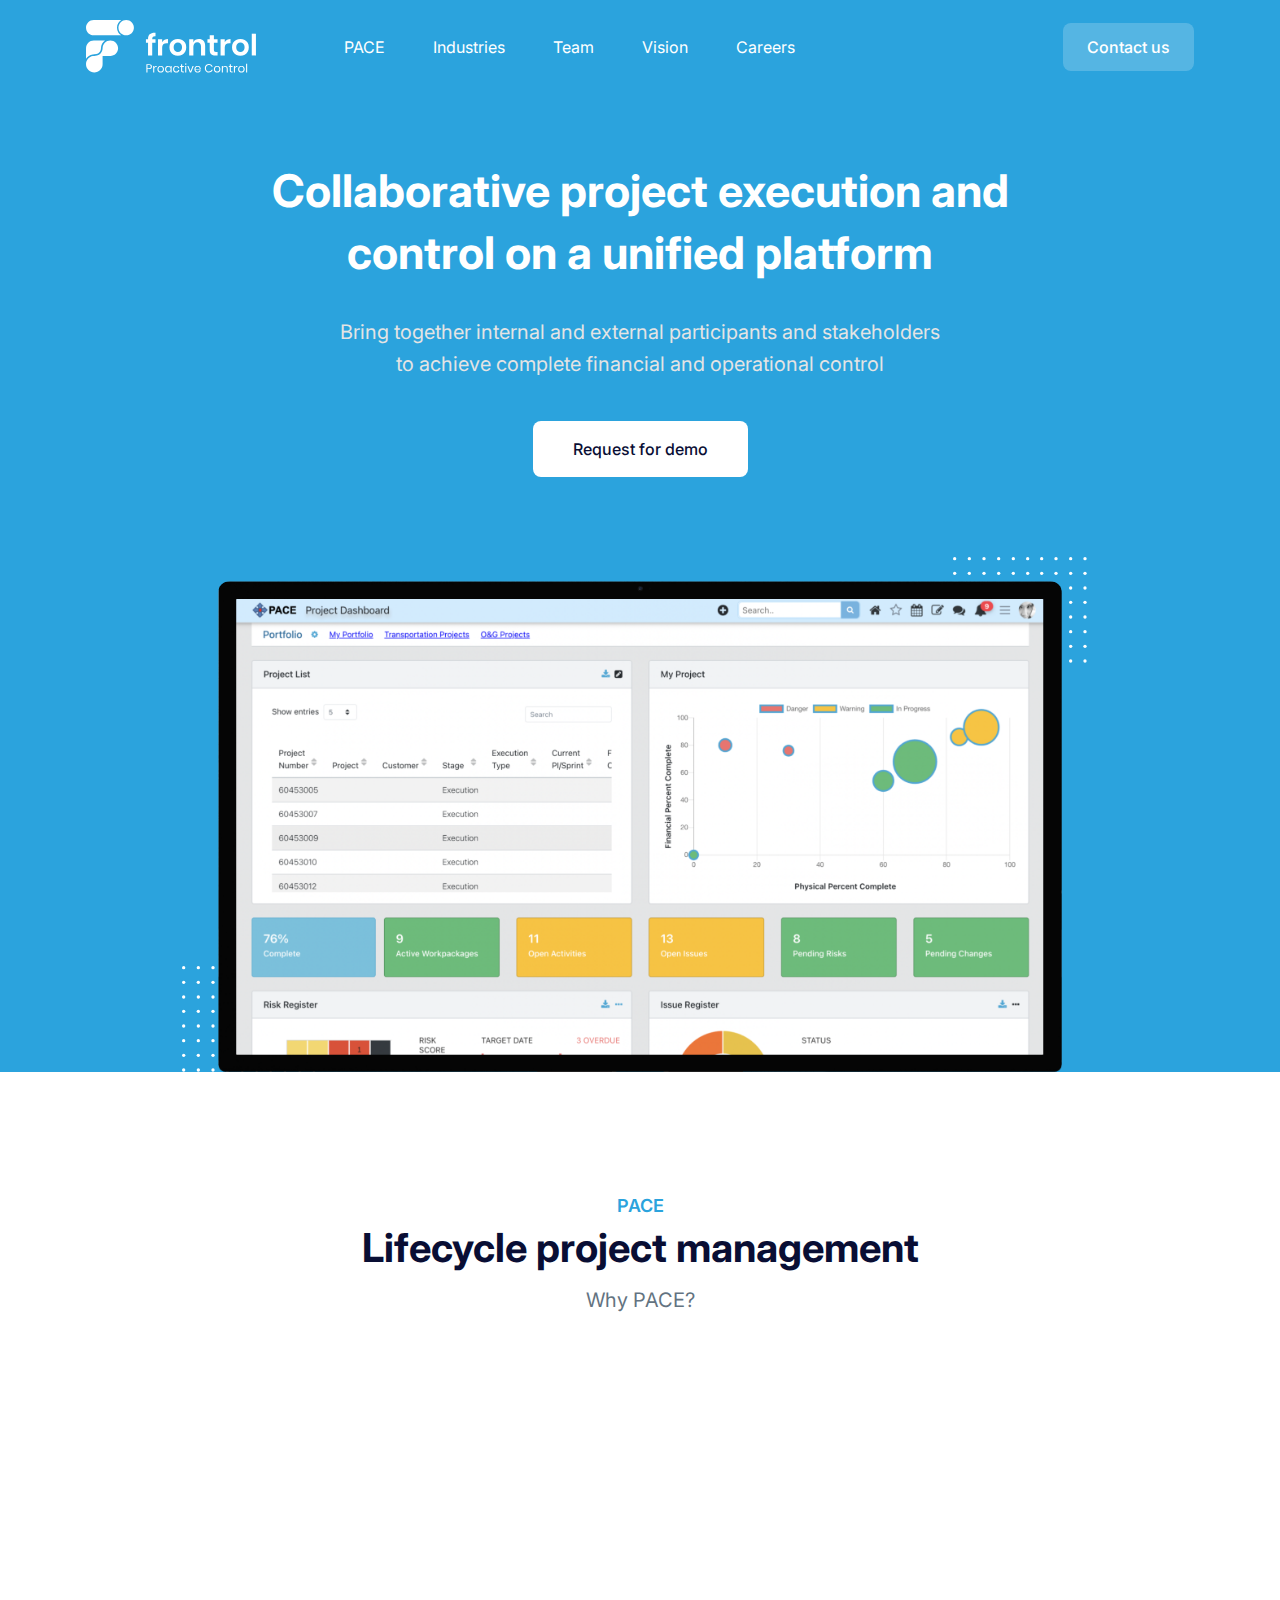
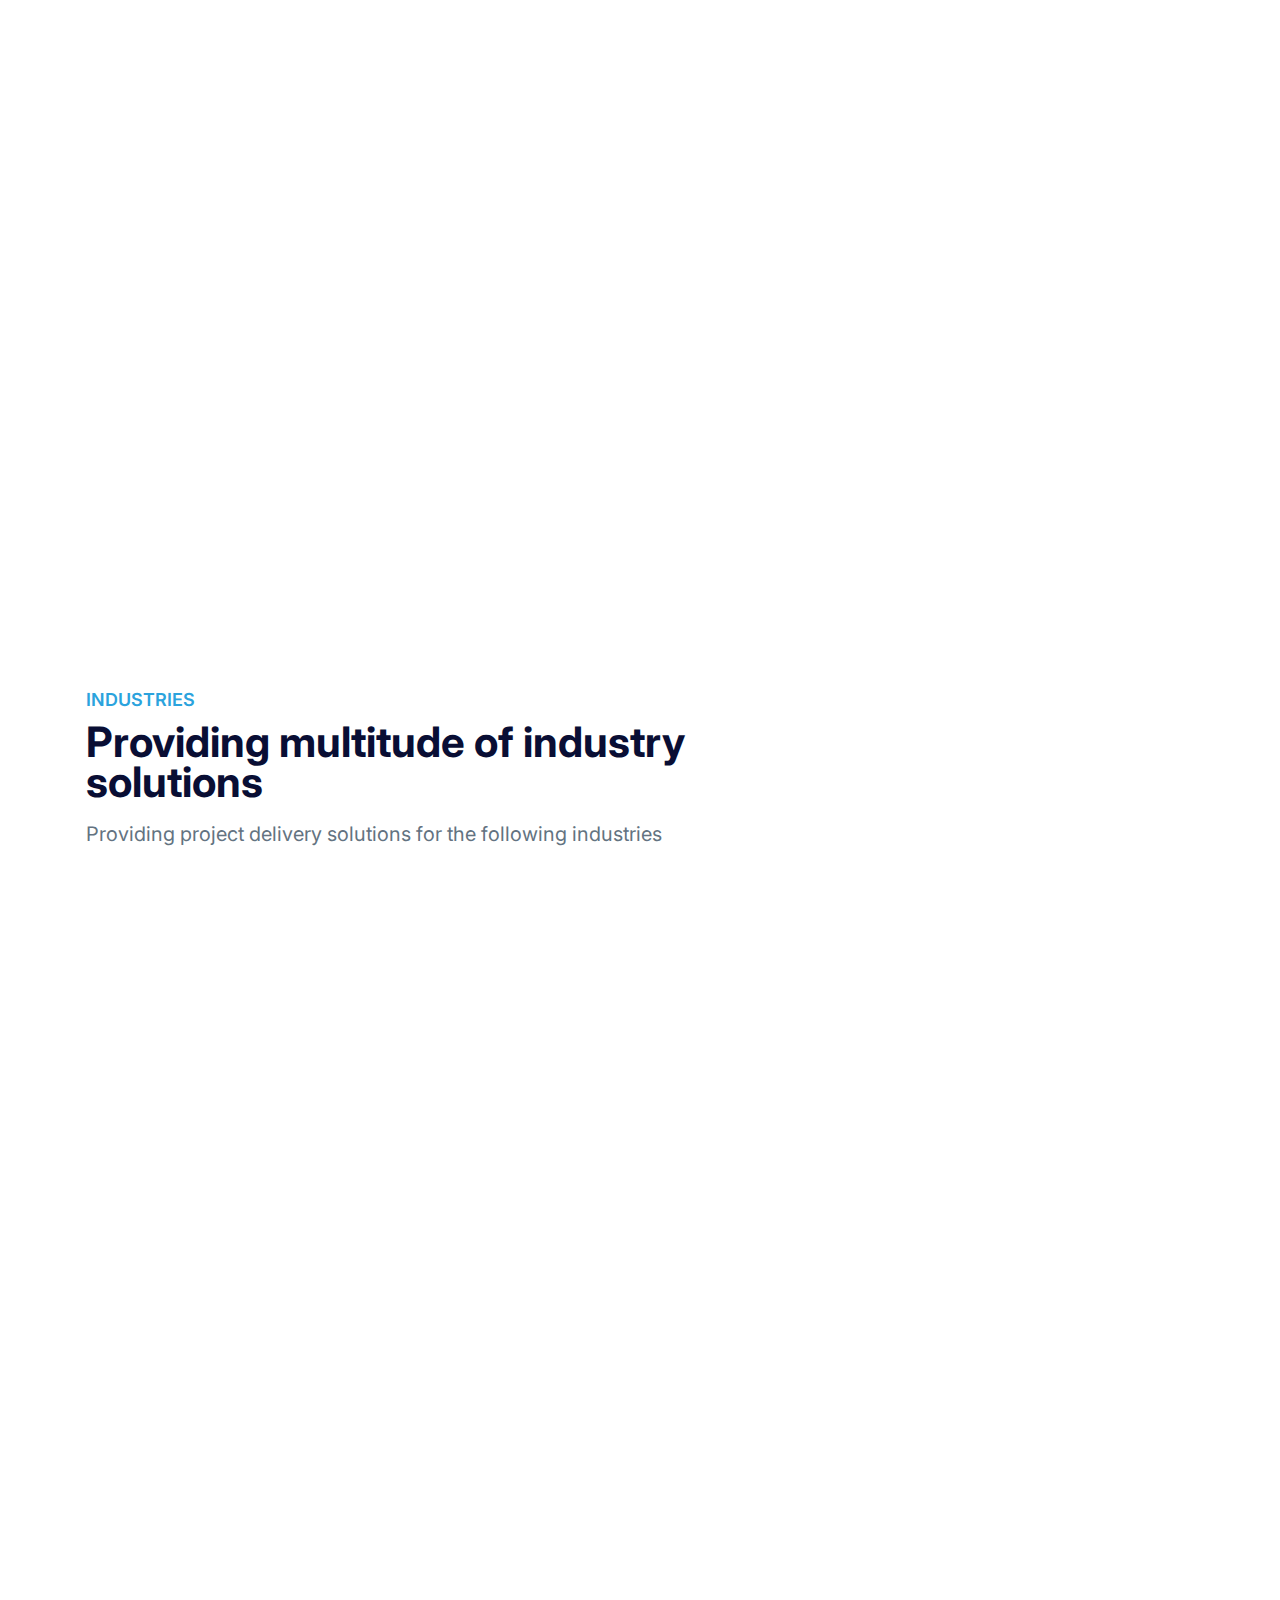
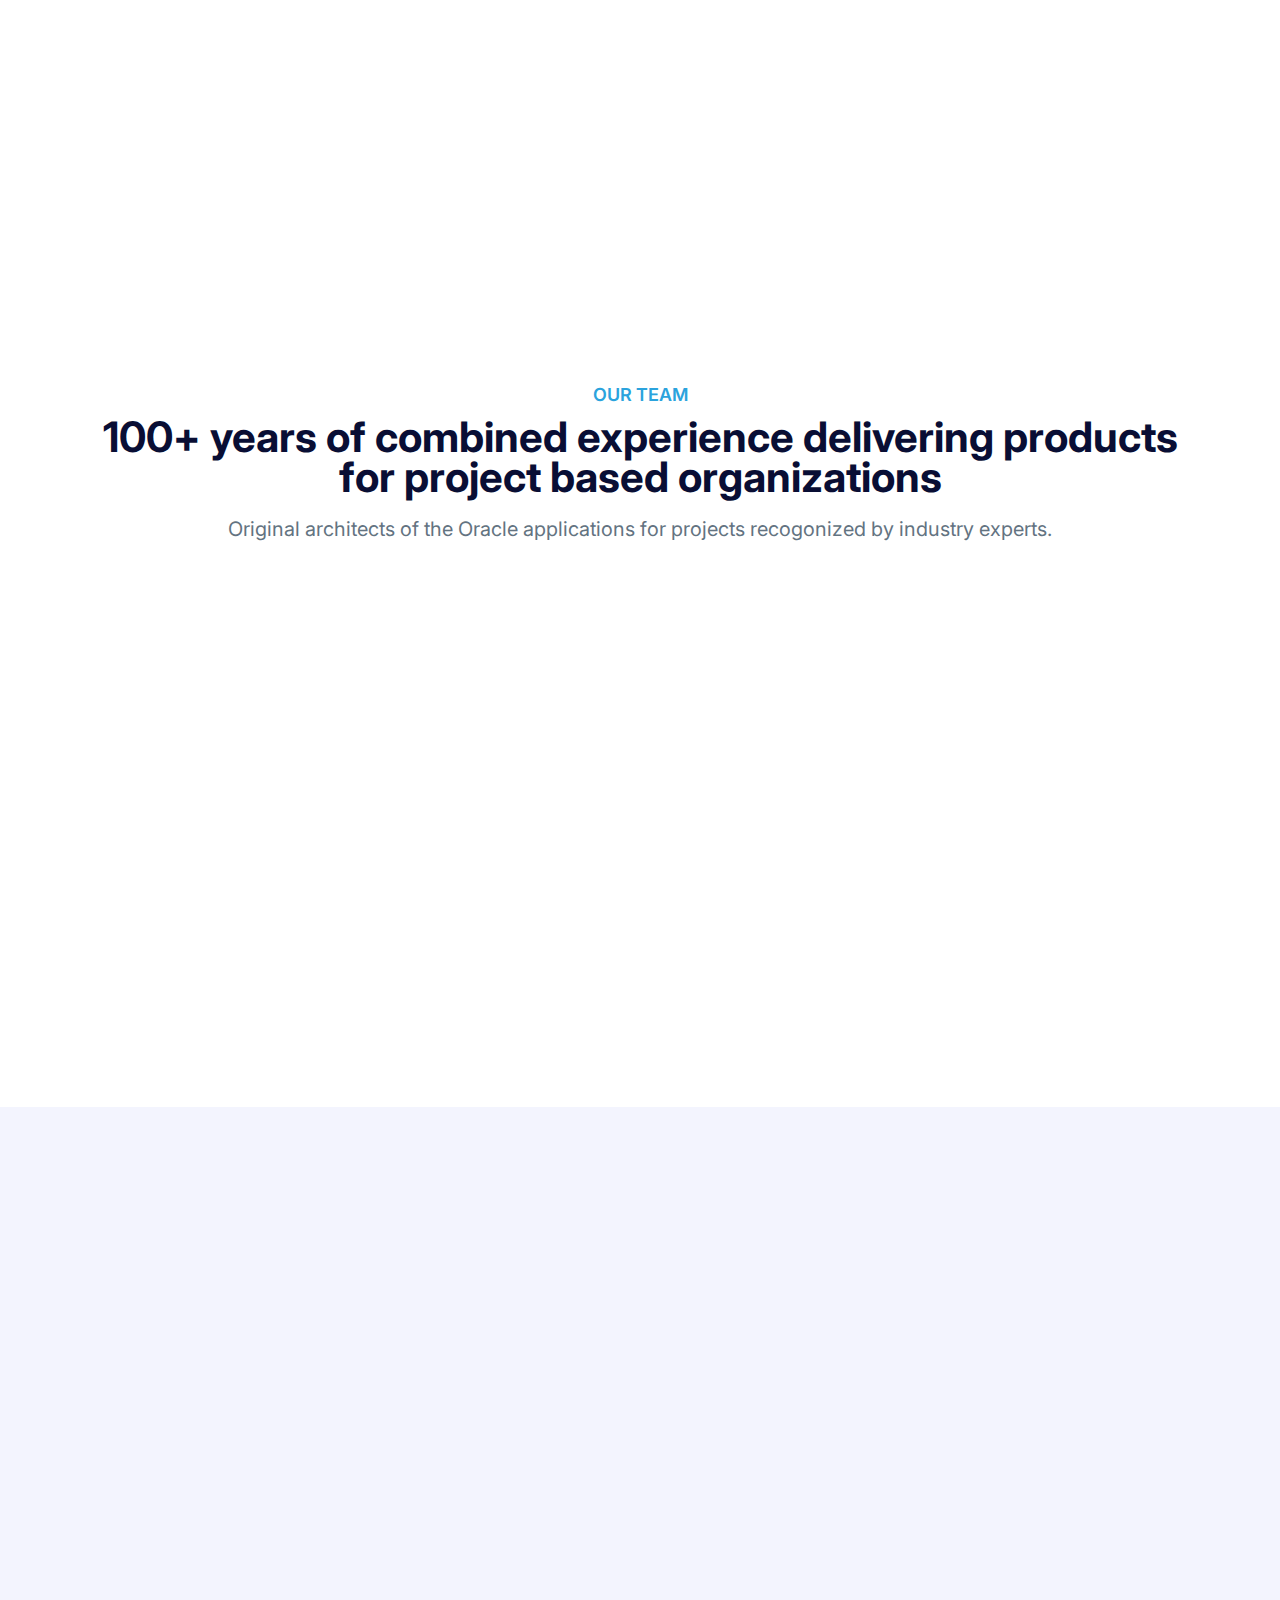
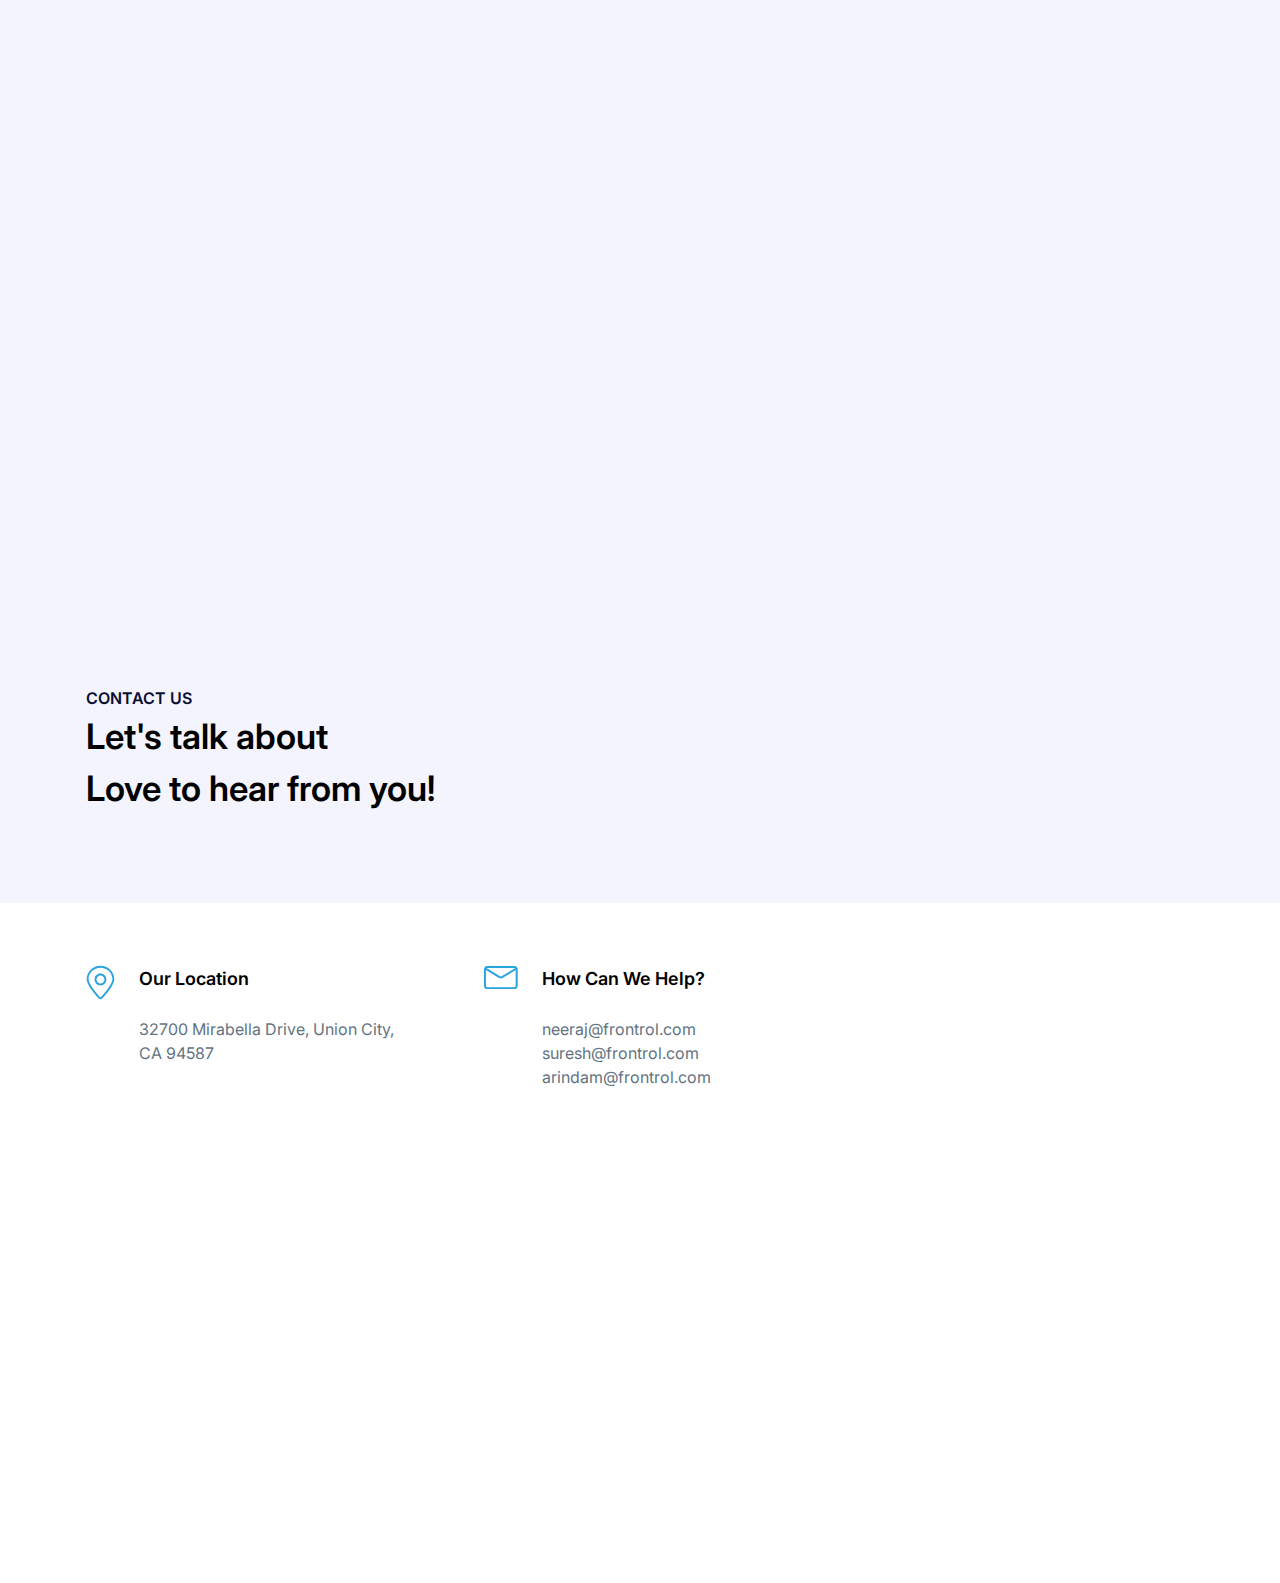
<file: index.html>
<!DOCTYPE html>
<html lang="en" class="scroll-smooth">
  <head>
    <meta charset="UTF-8" />
    <meta http-equiv="X-UA-Compatible" content="IE=edge" />
    <meta name="viewport" content="width=device-width, initial-scale=1.0" />
    <title>
      Frontrol Inc.
    </title>
    <link
      rel="shortcut icon"
      href="assets/images/favicon.png"
      type="image/x-icon"
    />
    <link rel="stylesheet" href="assets/css/animate.css" />
    <link rel="stylesheet" href="assets/css/tailwind.css" />

    <!-- ==== WOW JS ==== -->
    <script src="assets/js/wow.min.js"></script>
    <script>
      new WOW().init();
    </script>
  </head>
  <body>
    <!-- ====== Navbar Section Start -->
    <div
      class="ud-header absolute top-0 left-0 z-40 flex w-full items-center bg-transparent"
    >
      <div class="container">
        <div class="relative -mx-4 flex items-center justify-between">
          <div class="w-60 max-w-full px-4">
            <a href="#home" class="navbar-logo block w-full py-5">
              <img
                src="assets/images/logo/logo-white.svg"
                alt="logo"
                class="header-logo w-full"
              />
            </a>
          </div>
          <div class="flex w-full items-center justify-between px-4">
            <div>
              <button
                id="navbarToggler"
                class="absolute right-4 top-1/2 block -translate-y-1/2 rounded-lg px-3 py-[6px] ring-primary focus:ring-2 lg:hidden"
              >
                <span
                  class="relative my-[6px] block h-[2px] w-[30px] bg-white"
                ></span>
                <span
                  class="relative my-[6px] block h-[2px] w-[30px] bg-white"
                ></span>
                <span
                  class="relative my-[6px] block h-[2px] w-[30px] bg-white"
                ></span>
              </button>
              <nav
                id="navbarCollapse"
                class="absolute right-4 top-full hidden w-full max-w-[250px] rounded-lg bg-white py-5 shadow-lg lg:static lg:block lg:w-full lg:max-w-full lg:bg-transparent lg:py-0 lg:px-4 lg:shadow-none xl:px-6"
              >
                <ul class="blcok lg:flex">
                  <li class="group relative">
                    <a
                      href="#whypace"
                      class="ud-menu-scroll mx-8 flex py-2 text-base text-dark group-hover:text-primary lg:mr-0 lg:inline-flex lg:py-6 lg:px-0 lg:text-white lg:group-hover:text-white lg:group-hover:opacity-70"
                    >
                      PACE
                    </a>
                  </li>
                  <li class="group relative">
                    <a
                      href="#industries"
                      class="ud-menu-scroll mx-8 flex py-2 text-base text-dark group-hover:text-primary lg:mr-0 lg:ml-7 lg:inline-flex lg:py-6 lg:px-0 lg:text-white lg:group-hover:text-white lg:group-hover:opacity-70 xl:ml-12"
                    >
                      Industries
                    </a>
                  </li>
                  <li class="group relative">
                    <a
                      href="#team"
                      class="ud-menu-scroll mx-8 flex py-2 text-base text-dark group-hover:text-primary lg:mr-0 lg:ml-7 lg:inline-flex lg:py-6 lg:px-0 lg:text-white lg:group-hover:text-white lg:group-hover:opacity-70 xl:ml-12"
                    >
                      Team
                    </a>
                  </li>
                  <li class="group relative">
                    <a
                      href="#vision"
                      class="ud-menu-scroll mx-8 flex py-2 text-base text-dark group-hover:text-primary lg:mr-0 lg:ml-7 lg:inline-flex lg:py-6 lg:px-0 lg:text-white lg:group-hover:text-white lg:group-hover:opacity-70 xl:ml-12"
                    >
                      Vision
                    </a>
                  </li>
                  <li class="group relative">
                    <a
                      href="https://app.pyjamahr.com/careers?company=Frontrol,%20Inc.&company_uuid=B5A046E4E0" target="_blank"
                      class="ud-menu-scroll mx-8 flex py-2 text-base text-dark group-hover:text-primary lg:mr-0 lg:ml-7 lg:inline-flex lg:py-6 lg:px-0 lg:text-white lg:group-hover:text-white lg:group-hover:opacity-70 xl:ml-12"
                    >
                      Careers
                    </a>
                  </li>
                </ul>
              </nav>
            </div>
            <div class="hidden justify-end pr-16 sm:flex lg:pr-0">
              <a
                href="#contact"
                class="signUpBtn rounded-lg bg-white bg-opacity-20 py-3 px-6 text-base font-medium text-white duration-300 ease-in-out hover:bg-opacity-100 hover:text-dark"
              >
                Contact us
              </a>
            </div>
          </div>
        </div>
      </div>
    </div>
    <!-- ====== Navbar Section End -->

    <!-- ====== Hero Section Start -->
    <div
      id="home"
      class="relative overflow-hidden bg-primary pt-[120px] md:pt-[130px] lg:pt-[160px]"
    >
      <div class="container">
        <div class="-mx-4 flex flex-wrap items-center">
          <div class="w-full px-4">
            <div
              class="hero-content wow fadeInUp mx-auto max-w-[780px] text-center"
              data-wow-delay=".2s"
            >
              <h1
                class="mb-8 text-3xl font-bold leading-snug text-white sm:text-4xl sm:leading-snug md:text-[45px] md:leading-snug"
              >
                Collaborative project execution and control on a unified platform
              </h1>
              <p
                class="mx-auto mb-10 max-w-[600px] text-base text-[#e4e4e4] sm:text-lg sm:leading-relaxed md:text-xl md:leading-relaxed"
              >
                Bring together internal and external participants and stakeholders to achieve complete financial and operational control
              </p>
              <ul class="mb-10 flex flex-wrap items-center justify-center">
                <li>
                  <a
                    href="#contact"
                    class="inline-flex items-center justify-center rounded-lg bg-white py-4 px-6 text-center text-base font-medium text-dark transition duration-300 ease-in-out hover:text-primary hover:shadow-lg sm:px-10"
                  >
                    Request for demo
                  </a>
                </li>
              </ul>
            </div>
          </div>

          <div class="w-full px-4">
            <div
              class="wow fadeInUp relative z-10 mx-auto max-w-[845px]"
              data-wow-delay=".25s"
            >
              <div class="mt-16">
                <img
                  src="assets/images/hero/hero-image.png"
                  alt="hero"
                  class="mx-auto max-w-full rounded-t-xl rounded-tr-xl"
                />
              </div>
              <div class="absolute bottom-0 -left-9 z-[-1]">
                <svg
                  width="134"
                  height="106"
                  viewBox="0 0 134 106"
                  fill="none"
                  xmlns="http://www.w3.org/2000/svg"
                >
                  <circle
                    cx="1.66667"
                    cy="104"
                    r="1.66667"
                    transform="rotate(-90 1.66667 104)"
                    fill="white"
                  />
                  <circle
                    cx="16.3333"
                    cy="104"
                    r="1.66667"
                    transform="rotate(-90 16.3333 104)"
                    fill="white"
                  />
                  <circle
                    cx="31"
                    cy="104"
                    r="1.66667"
                    transform="rotate(-90 31 104)"
                    fill="white"
                  />
                  <circle
                    cx="45.6667"
                    cy="104"
                    r="1.66667"
                    transform="rotate(-90 45.6667 104)"
                    fill="white"
                  />
                  <circle
                    cx="60.3333"
                    cy="104"
                    r="1.66667"
                    transform="rotate(-90 60.3333 104)"
                    fill="white"
                  />
                  <circle
                    cx="88.6667"
                    cy="104"
                    r="1.66667"
                    transform="rotate(-90 88.6667 104)"
                    fill="white"
                  />
                  <circle
                    cx="117.667"
                    cy="104"
                    r="1.66667"
                    transform="rotate(-90 117.667 104)"
                    fill="white"
                  />
                  <circle
                    cx="74.6667"
                    cy="104"
                    r="1.66667"
                    transform="rotate(-90 74.6667 104)"
                    fill="white"
                  />
                  <circle
                    cx="103"
                    cy="104"
                    r="1.66667"
                    transform="rotate(-90 103 104)"
                    fill="white"
                  />
                  <circle
                    cx="132"
                    cy="104"
                    r="1.66667"
                    transform="rotate(-90 132 104)"
                    fill="white"
                  />
                  <circle
                    cx="1.66667"
                    cy="89.3333"
                    r="1.66667"
                    transform="rotate(-90 1.66667 89.3333)"
                    fill="white"
                  />
                  <circle
                    cx="16.3333"
                    cy="89.3333"
                    r="1.66667"
                    transform="rotate(-90 16.3333 89.3333)"
                    fill="white"
                  />
                  <circle
                    cx="31"
                    cy="89.3333"
                    r="1.66667"
                    transform="rotate(-90 31 89.3333)"
                    fill="white"
                  />
                  <circle
                    cx="45.6667"
                    cy="89.3333"
                    r="1.66667"
                    transform="rotate(-90 45.6667 89.3333)"
                    fill="white"
                  />
                  <circle
                    cx="60.3333"
                    cy="89.3338"
                    r="1.66667"
                    transform="rotate(-90 60.3333 89.3338)"
                    fill="white"
                  />
                  <circle
                    cx="88.6667"
                    cy="89.3338"
                    r="1.66667"
                    transform="rotate(-90 88.6667 89.3338)"
                    fill="white"
                  />
                  <circle
                    cx="117.667"
                    cy="89.3338"
                    r="1.66667"
                    transform="rotate(-90 117.667 89.3338)"
                    fill="white"
                  />
                  <circle
                    cx="74.6667"
                    cy="89.3338"
                    r="1.66667"
                    transform="rotate(-90 74.6667 89.3338)"
                    fill="white"
                  />
                  <circle
                    cx="103"
                    cy="89.3338"
                    r="1.66667"
                    transform="rotate(-90 103 89.3338)"
                    fill="white"
                  />
                  <circle
                    cx="132"
                    cy="89.3338"
                    r="1.66667"
                    transform="rotate(-90 132 89.3338)"
                    fill="white"
                  />
                  <circle
                    cx="1.66667"
                    cy="74.6673"
                    r="1.66667"
                    transform="rotate(-90 1.66667 74.6673)"
                    fill="white"
                  />
                  <circle
                    cx="1.66667"
                    cy="31.0003"
                    r="1.66667"
                    transform="rotate(-90 1.66667 31.0003)"
                    fill="white"
                  />
                  <circle
                    cx="16.3333"
                    cy="74.6668"
                    r="1.66667"
                    transform="rotate(-90 16.3333 74.6668)"
                    fill="white"
                  />
                  <circle
                    cx="16.3333"
                    cy="31.0003"
                    r="1.66667"
                    transform="rotate(-90 16.3333 31.0003)"
                    fill="white"
                  />
                  <circle
                    cx="31"
                    cy="74.6668"
                    r="1.66667"
                    transform="rotate(-90 31 74.6668)"
                    fill="white"
                  />
                  <circle
                    cx="31"
                    cy="31.0003"
                    r="1.66667"
                    transform="rotate(-90 31 31.0003)"
                    fill="white"
                  />
                  <circle
                    cx="45.6667"
                    cy="74.6668"
                    r="1.66667"
                    transform="rotate(-90 45.6667 74.6668)"
                    fill="white"
                  />
                  <circle
                    cx="45.6667"
                    cy="31.0003"
                    r="1.66667"
                    transform="rotate(-90 45.6667 31.0003)"
                    fill="white"
                  />
                  <circle
                    cx="60.3333"
                    cy="74.6668"
                    r="1.66667"
                    transform="rotate(-90 60.3333 74.6668)"
                    fill="white"
                  />
                  <circle
                    cx="60.3333"
                    cy="31.0001"
                    r="1.66667"
                    transform="rotate(-90 60.3333 31.0001)"
                    fill="white"
                  />
                  <circle
                    cx="88.6667"
                    cy="74.6668"
                    r="1.66667"
                    transform="rotate(-90 88.6667 74.6668)"
                    fill="white"
                  />
                  <circle
                    cx="88.6667"
                    cy="31.0001"
                    r="1.66667"
                    transform="rotate(-90 88.6667 31.0001)"
                    fill="white"
                  />
                  <circle
                    cx="117.667"
                    cy="74.6668"
                    r="1.66667"
                    transform="rotate(-90 117.667 74.6668)"
                    fill="white"
                  />
                  <circle
                    cx="117.667"
                    cy="31.0001"
                    r="1.66667"
                    transform="rotate(-90 117.667 31.0001)"
                    fill="white"
                  />
                  <circle
                    cx="74.6667"
                    cy="74.6668"
                    r="1.66667"
                    transform="rotate(-90 74.6667 74.6668)"
                    fill="white"
                  />
                  <circle
                    cx="74.6667"
                    cy="31.0001"
                    r="1.66667"
                    transform="rotate(-90 74.6667 31.0001)"
                    fill="white"
                  />
                  <circle
                    cx="103"
                    cy="74.6668"
                    r="1.66667"
                    transform="rotate(-90 103 74.6668)"
                    fill="white"
                  />
                  <circle
                    cx="103"
                    cy="31.0001"
                    r="1.66667"
                    transform="rotate(-90 103 31.0001)"
                    fill="white"
                  />
                  <circle
                    cx="132"
                    cy="74.6668"
                    r="1.66667"
                    transform="rotate(-90 132 74.6668)"
                    fill="white"
                  />
                  <circle
                    cx="132"
                    cy="31.0001"
                    r="1.66667"
                    transform="rotate(-90 132 31.0001)"
                    fill="white"
                  />
                  <circle
                    cx="1.66667"
                    cy="60.0003"
                    r="1.66667"
                    transform="rotate(-90 1.66667 60.0003)"
                    fill="white"
                  />
                  <circle
                    cx="1.66667"
                    cy="16.3336"
                    r="1.66667"
                    transform="rotate(-90 1.66667 16.3336)"
                    fill="white"
                  />
                  <circle
                    cx="16.3333"
                    cy="60.0003"
                    r="1.66667"
                    transform="rotate(-90 16.3333 60.0003)"
                    fill="white"
                  />
                  <circle
                    cx="16.3333"
                    cy="16.3336"
                    r="1.66667"
                    transform="rotate(-90 16.3333 16.3336)"
                    fill="white"
                  />
                  <circle
                    cx="31"
                    cy="60.0003"
                    r="1.66667"
                    transform="rotate(-90 31 60.0003)"
                    fill="white"
                  />
                  <circle
                    cx="31"
                    cy="16.3336"
                    r="1.66667"
                    transform="rotate(-90 31 16.3336)"
                    fill="white"
                  />
                  <circle
                    cx="45.6667"
                    cy="60.0003"
                    r="1.66667"
                    transform="rotate(-90 45.6667 60.0003)"
                    fill="white"
                  />
                  <circle
                    cx="45.6667"
                    cy="16.3336"
                    r="1.66667"
                    transform="rotate(-90 45.6667 16.3336)"
                    fill="white"
                  />
                  <circle
                    cx="60.3333"
                    cy="60.0003"
                    r="1.66667"
                    transform="rotate(-90 60.3333 60.0003)"
                    fill="white"
                  />
                  <circle
                    cx="60.3333"
                    cy="16.3336"
                    r="1.66667"
                    transform="rotate(-90 60.3333 16.3336)"
                    fill="white"
                  />
                  <circle
                    cx="88.6667"
                    cy="60.0003"
                    r="1.66667"
                    transform="rotate(-90 88.6667 60.0003)"
                    fill="white"
                  />
                  <circle
                    cx="88.6667"
                    cy="16.3336"
                    r="1.66667"
                    transform="rotate(-90 88.6667 16.3336)"
                    fill="white"
                  />
                  <circle
                    cx="117.667"
                    cy="60.0003"
                    r="1.66667"
                    transform="rotate(-90 117.667 60.0003)"
                    fill="white"
                  />
                  <circle
                    cx="117.667"
                    cy="16.3336"
                    r="1.66667"
                    transform="rotate(-90 117.667 16.3336)"
                    fill="white"
                  />
                  <circle
                    cx="74.6667"
                    cy="60.0003"
                    r="1.66667"
                    transform="rotate(-90 74.6667 60.0003)"
                    fill="white"
                  />
                  <circle
                    cx="74.6667"
                    cy="16.3336"
                    r="1.66667"
                    transform="rotate(-90 74.6667 16.3336)"
                    fill="white"
                  />
                  <circle
                    cx="103"
                    cy="60.0003"
                    r="1.66667"
                    transform="rotate(-90 103 60.0003)"
                    fill="white"
                  />
                  <circle
                    cx="103"
                    cy="16.3336"
                    r="1.66667"
                    transform="rotate(-90 103 16.3336)"
                    fill="white"
                  />
                  <circle
                    cx="132"
                    cy="60.0003"
                    r="1.66667"
                    transform="rotate(-90 132 60.0003)"
                    fill="white"
                  />
                  <circle
                    cx="132"
                    cy="16.3336"
                    r="1.66667"
                    transform="rotate(-90 132 16.3336)"
                    fill="white"
                  />
                  <circle
                    cx="1.66667"
                    cy="45.3336"
                    r="1.66667"
                    transform="rotate(-90 1.66667 45.3336)"
                    fill="white"
                  />
                  <circle
                    cx="1.66667"
                    cy="1.66683"
                    r="1.66667"
                    transform="rotate(-90 1.66667 1.66683)"
                    fill="white"
                  />
                  <circle
                    cx="16.3333"
                    cy="45.3336"
                    r="1.66667"
                    transform="rotate(-90 16.3333 45.3336)"
                    fill="white"
                  />
                  <circle
                    cx="16.3333"
                    cy="1.66683"
                    r="1.66667"
                    transform="rotate(-90 16.3333 1.66683)"
                    fill="white"
                  />
                  <circle
                    cx="31"
                    cy="45.3336"
                    r="1.66667"
                    transform="rotate(-90 31 45.3336)"
                    fill="white"
                  />
                  <circle
                    cx="31"
                    cy="1.66683"
                    r="1.66667"
                    transform="rotate(-90 31 1.66683)"
                    fill="white"
                  />
                  <circle
                    cx="45.6667"
                    cy="45.3336"
                    r="1.66667"
                    transform="rotate(-90 45.6667 45.3336)"
                    fill="white"
                  />
                  <circle
                    cx="45.6667"
                    cy="1.66683"
                    r="1.66667"
                    transform="rotate(-90 45.6667 1.66683)"
                    fill="white"
                  />
                  <circle
                    cx="60.3333"
                    cy="45.3338"
                    r="1.66667"
                    transform="rotate(-90 60.3333 45.3338)"
                    fill="white"
                  />
                  <circle
                    cx="60.3333"
                    cy="1.66707"
                    r="1.66667"
                    transform="rotate(-90 60.3333 1.66707)"
                    fill="white"
                  />
                  <circle
                    cx="88.6667"
                    cy="45.3338"
                    r="1.66667"
                    transform="rotate(-90 88.6667 45.3338)"
                    fill="white"
                  />
                  <circle
                    cx="88.6667"
                    cy="1.66707"
                    r="1.66667"
                    transform="rotate(-90 88.6667 1.66707)"
                    fill="white"
                  />
                  <circle
                    cx="117.667"
                    cy="45.3338"
                    r="1.66667"
                    transform="rotate(-90 117.667 45.3338)"
                    fill="white"
                  />
                  <circle
                    cx="117.667"
                    cy="1.66707"
                    r="1.66667"
                    transform="rotate(-90 117.667 1.66707)"
                    fill="white"
                  />
                  <circle
                    cx="74.6667"
                    cy="45.3338"
                    r="1.66667"
                    transform="rotate(-90 74.6667 45.3338)"
                    fill="white"
                  />
                  <circle
                    cx="74.6667"
                    cy="1.66707"
                    r="1.66667"
                    transform="rotate(-90 74.6667 1.66707)"
                    fill="white"
                  />
                  <circle
                    cx="103"
                    cy="45.3338"
                    r="1.66667"
                    transform="rotate(-90 103 45.3338)"
                    fill="white"
                  />
                  <circle
                    cx="103"
                    cy="1.66707"
                    r="1.66667"
                    transform="rotate(-90 103 1.66707)"
                    fill="white"
                  />
                  <circle
                    cx="132"
                    cy="45.3338"
                    r="1.66667"
                    transform="rotate(-90 132 45.3338)"
                    fill="white"
                  />
                  <circle
                    cx="132"
                    cy="1.66707"
                    r="1.66667"
                    transform="rotate(-90 132 1.66707)"
                    fill="white"
                  />
                </svg>
              </div>
              <div class="absolute -top-6 -right-6 z-[-1]">
                <svg
                  width="134"
                  height="106"
                  viewBox="0 0 134 106"
                  fill="none"
                  xmlns="http://www.w3.org/2000/svg"
                >
                  <circle
                    cx="1.66667"
                    cy="104"
                    r="1.66667"
                    transform="rotate(-90 1.66667 104)"
                    fill="white"
                  />
                  <circle
                    cx="16.3333"
                    cy="104"
                    r="1.66667"
                    transform="rotate(-90 16.3333 104)"
                    fill="white"
                  />
                  <circle
                    cx="31"
                    cy="104"
                    r="1.66667"
                    transform="rotate(-90 31 104)"
                    fill="white"
                  />
                  <circle
                    cx="45.6667"
                    cy="104"
                    r="1.66667"
                    transform="rotate(-90 45.6667 104)"
                    fill="white"
                  />
                  <circle
                    cx="60.3333"
                    cy="104"
                    r="1.66667"
                    transform="rotate(-90 60.3333 104)"
                    fill="white"
                  />
                  <circle
                    cx="88.6667"
                    cy="104"
                    r="1.66667"
                    transform="rotate(-90 88.6667 104)"
                    fill="white"
                  />
                  <circle
                    cx="117.667"
                    cy="104"
                    r="1.66667"
                    transform="rotate(-90 117.667 104)"
                    fill="white"
                  />
                  <circle
                    cx="74.6667"
                    cy="104"
                    r="1.66667"
                    transform="rotate(-90 74.6667 104)"
                    fill="white"
                  />
                  <circle
                    cx="103"
                    cy="104"
                    r="1.66667"
                    transform="rotate(-90 103 104)"
                    fill="white"
                  />
                  <circle
                    cx="132"
                    cy="104"
                    r="1.66667"
                    transform="rotate(-90 132 104)"
                    fill="white"
                  />
                  <circle
                    cx="1.66667"
                    cy="89.3333"
                    r="1.66667"
                    transform="rotate(-90 1.66667 89.3333)"
                    fill="white"
                  />
                  <circle
                    cx="16.3333"
                    cy="89.3333"
                    r="1.66667"
                    transform="rotate(-90 16.3333 89.3333)"
                    fill="white"
                  />
                  <circle
                    cx="31"
                    cy="89.3333"
                    r="1.66667"
                    transform="rotate(-90 31 89.3333)"
                    fill="white"
                  />
                  <circle
                    cx="45.6667"
                    cy="89.3333"
                    r="1.66667"
                    transform="rotate(-90 45.6667 89.3333)"
                    fill="white"
                  />
                  <circle
                    cx="60.3333"
                    cy="89.3338"
                    r="1.66667"
                    transform="rotate(-90 60.3333 89.3338)"
                    fill="white"
                  />
                  <circle
                    cx="88.6667"
                    cy="89.3338"
                    r="1.66667"
                    transform="rotate(-90 88.6667 89.3338)"
                    fill="white"
                  />
                  <circle
                    cx="117.667"
                    cy="89.3338"
                    r="1.66667"
                    transform="rotate(-90 117.667 89.3338)"
                    fill="white"
                  />
                  <circle
                    cx="74.6667"
                    cy="89.3338"
                    r="1.66667"
                    transform="rotate(-90 74.6667 89.3338)"
                    fill="white"
                  />
                  <circle
                    cx="103"
                    cy="89.3338"
                    r="1.66667"
                    transform="rotate(-90 103 89.3338)"
                    fill="white"
                  />
                  <circle
                    cx="132"
                    cy="89.3338"
                    r="1.66667"
                    transform="rotate(-90 132 89.3338)"
                    fill="white"
                  />
                  <circle
                    cx="1.66667"
                    cy="74.6673"
                    r="1.66667"
                    transform="rotate(-90 1.66667 74.6673)"
                    fill="white"
                  />
                  <circle
                    cx="1.66667"
                    cy="31.0003"
                    r="1.66667"
                    transform="rotate(-90 1.66667 31.0003)"
                    fill="white"
                  />
                  <circle
                    cx="16.3333"
                    cy="74.6668"
                    r="1.66667"
                    transform="rotate(-90 16.3333 74.6668)"
                    fill="white"
                  />
                  <circle
                    cx="16.3333"
                    cy="31.0003"
                    r="1.66667"
                    transform="rotate(-90 16.3333 31.0003)"
                    fill="white"
                  />
                  <circle
                    cx="31"
                    cy="74.6668"
                    r="1.66667"
                    transform="rotate(-90 31 74.6668)"
                    fill="white"
                  />
                  <circle
                    cx="31"
                    cy="31.0003"
                    r="1.66667"
                    transform="rotate(-90 31 31.0003)"
                    fill="white"
                  />
                  <circle
                    cx="45.6667"
                    cy="74.6668"
                    r="1.66667"
                    transform="rotate(-90 45.6667 74.6668)"
                    fill="white"
                  />
                  <circle
                    cx="45.6667"
                    cy="31.0003"
                    r="1.66667"
                    transform="rotate(-90 45.6667 31.0003)"
                    fill="white"
                  />
                  <circle
                    cx="60.3333"
                    cy="74.6668"
                    r="1.66667"
                    transform="rotate(-90 60.3333 74.6668)"
                    fill="white"
                  />
                  <circle
                    cx="60.3333"
                    cy="31.0001"
                    r="1.66667"
                    transform="rotate(-90 60.3333 31.0001)"
                    fill="white"
                  />
                  <circle
                    cx="88.6667"
                    cy="74.6668"
                    r="1.66667"
                    transform="rotate(-90 88.6667 74.6668)"
                    fill="white"
                  />
                  <circle
                    cx="88.6667"
                    cy="31.0001"
                    r="1.66667"
                    transform="rotate(-90 88.6667 31.0001)"
                    fill="white"
                  />
                  <circle
                    cx="117.667"
                    cy="74.6668"
                    r="1.66667"
                    transform="rotate(-90 117.667 74.6668)"
                    fill="white"
                  />
                  <circle
                    cx="117.667"
                    cy="31.0001"
                    r="1.66667"
                    transform="rotate(-90 117.667 31.0001)"
                    fill="white"
                  />
                  <circle
                    cx="74.6667"
                    cy="74.6668"
                    r="1.66667"
                    transform="rotate(-90 74.6667 74.6668)"
                    fill="white"
                  />
                  <circle
                    cx="74.6667"
                    cy="31.0001"
                    r="1.66667"
                    transform="rotate(-90 74.6667 31.0001)"
                    fill="white"
                  />
                  <circle
                    cx="103"
                    cy="74.6668"
                    r="1.66667"
                    transform="rotate(-90 103 74.6668)"
                    fill="white"
                  />
                  <circle
                    cx="103"
                    cy="31.0001"
                    r="1.66667"
                    transform="rotate(-90 103 31.0001)"
                    fill="white"
                  />
                  <circle
                    cx="132"
                    cy="74.6668"
                    r="1.66667"
                    transform="rotate(-90 132 74.6668)"
                    fill="white"
                  />
                  <circle
                    cx="132"
                    cy="31.0001"
                    r="1.66667"
                    transform="rotate(-90 132 31.0001)"
                    fill="white"
                  />
                  <circle
                    cx="1.66667"
                    cy="60.0003"
                    r="1.66667"
                    transform="rotate(-90 1.66667 60.0003)"
                    fill="white"
                  />
                  <circle
                    cx="1.66667"
                    cy="16.3336"
                    r="1.66667"
                    transform="rotate(-90 1.66667 16.3336)"
                    fill="white"
                  />
                  <circle
                    cx="16.3333"
                    cy="60.0003"
                    r="1.66667"
                    transform="rotate(-90 16.3333 60.0003)"
                    fill="white"
                  />
                  <circle
                    cx="16.3333"
                    cy="16.3336"
                    r="1.66667"
                    transform="rotate(-90 16.3333 16.3336)"
                    fill="white"
                  />
                  <circle
                    cx="31"
                    cy="60.0003"
                    r="1.66667"
                    transform="rotate(-90 31 60.0003)"
                    fill="white"
                  />
                  <circle
                    cx="31"
                    cy="16.3336"
                    r="1.66667"
                    transform="rotate(-90 31 16.3336)"
                    fill="white"
                  />
                  <circle
                    cx="45.6667"
                    cy="60.0003"
                    r="1.66667"
                    transform="rotate(-90 45.6667 60.0003)"
                    fill="white"
                  />
                  <circle
                    cx="45.6667"
                    cy="16.3336"
                    r="1.66667"
                    transform="rotate(-90 45.6667 16.3336)"
                    fill="white"
                  />
                  <circle
                    cx="60.3333"
                    cy="60.0003"
                    r="1.66667"
                    transform="rotate(-90 60.3333 60.0003)"
                    fill="white"
                  />
                  <circle
                    cx="60.3333"
                    cy="16.3336"
                    r="1.66667"
                    transform="rotate(-90 60.3333 16.3336)"
                    fill="white"
                  />
                  <circle
                    cx="88.6667"
                    cy="60.0003"
                    r="1.66667"
                    transform="rotate(-90 88.6667 60.0003)"
                    fill="white"
                  />
                  <circle
                    cx="88.6667"
                    cy="16.3336"
                    r="1.66667"
                    transform="rotate(-90 88.6667 16.3336)"
                    fill="white"
                  />
                  <circle
                    cx="117.667"
                    cy="60.0003"
                    r="1.66667"
                    transform="rotate(-90 117.667 60.0003)"
                    fill="white"
                  />
                  <circle
                    cx="117.667"
                    cy="16.3336"
                    r="1.66667"
                    transform="rotate(-90 117.667 16.3336)"
                    fill="white"
                  />
                  <circle
                    cx="74.6667"
                    cy="60.0003"
                    r="1.66667"
                    transform="rotate(-90 74.6667 60.0003)"
                    fill="white"
                  />
                  <circle
                    cx="74.6667"
                    cy="16.3336"
                    r="1.66667"
                    transform="rotate(-90 74.6667 16.3336)"
                    fill="white"
                  />
                  <circle
                    cx="103"
                    cy="60.0003"
                    r="1.66667"
                    transform="rotate(-90 103 60.0003)"
                    fill="white"
                  />
                  <circle
                    cx="103"
                    cy="16.3336"
                    r="1.66667"
                    transform="rotate(-90 103 16.3336)"
                    fill="white"
                  />
                  <circle
                    cx="132"
                    cy="60.0003"
                    r="1.66667"
                    transform="rotate(-90 132 60.0003)"
                    fill="white"
                  />
                  <circle
                    cx="132"
                    cy="16.3336"
                    r="1.66667"
                    transform="rotate(-90 132 16.3336)"
                    fill="white"
                  />
                  <circle
                    cx="1.66667"
                    cy="45.3336"
                    r="1.66667"
                    transform="rotate(-90 1.66667 45.3336)"
                    fill="white"
                  />
                  <circle
                    cx="1.66667"
                    cy="1.66683"
                    r="1.66667"
                    transform="rotate(-90 1.66667 1.66683)"
                    fill="white"
                  />
                  <circle
                    cx="16.3333"
                    cy="45.3336"
                    r="1.66667"
                    transform="rotate(-90 16.3333 45.3336)"
                    fill="white"
                  />
                  <circle
                    cx="16.3333"
                    cy="1.66683"
                    r="1.66667"
                    transform="rotate(-90 16.3333 1.66683)"
                    fill="white"
                  />
                  <circle
                    cx="31"
                    cy="45.3336"
                    r="1.66667"
                    transform="rotate(-90 31 45.3336)"
                    fill="white"
                  />
                  <circle
                    cx="31"
                    cy="1.66683"
                    r="1.66667"
                    transform="rotate(-90 31 1.66683)"
                    fill="white"
                  />
                  <circle
                    cx="45.6667"
                    cy="45.3336"
                    r="1.66667"
                    transform="rotate(-90 45.6667 45.3336)"
                    fill="white"
                  />
                  <circle
                    cx="45.6667"
                    cy="1.66683"
                    r="1.66667"
                    transform="rotate(-90 45.6667 1.66683)"
                    fill="white"
                  />
                  <circle
                    cx="60.3333"
                    cy="45.3338"
                    r="1.66667"
                    transform="rotate(-90 60.3333 45.3338)"
                    fill="white"
                  />
                  <circle
                    cx="60.3333"
                    cy="1.66707"
                    r="1.66667"
                    transform="rotate(-90 60.3333 1.66707)"
                    fill="white"
                  />
                  <circle
                    cx="88.6667"
                    cy="45.3338"
                    r="1.66667"
                    transform="rotate(-90 88.6667 45.3338)"
                    fill="white"
                  />
                  <circle
                    cx="88.6667"
                    cy="1.66707"
                    r="1.66667"
                    transform="rotate(-90 88.6667 1.66707)"
                    fill="white"
                  />
                  <circle
                    cx="117.667"
                    cy="45.3338"
                    r="1.66667"
                    transform="rotate(-90 117.667 45.3338)"
                    fill="white"
                  />
                  <circle
                    cx="117.667"
                    cy="1.66707"
                    r="1.66667"
                    transform="rotate(-90 117.667 1.66707)"
                    fill="white"
                  />
                  <circle
                    cx="74.6667"
                    cy="45.3338"
                    r="1.66667"
                    transform="rotate(-90 74.6667 45.3338)"
                    fill="white"
                  />
                  <circle
                    cx="74.6667"
                    cy="1.66707"
                    r="1.66667"
                    transform="rotate(-90 74.6667 1.66707)"
                    fill="white"
                  />
                  <circle
                    cx="103"
                    cy="45.3338"
                    r="1.66667"
                    transform="rotate(-90 103 45.3338)"
                    fill="white"
                  />
                  <circle
                    cx="103"
                    cy="1.66707"
                    r="1.66667"
                    transform="rotate(-90 103 1.66707)"
                    fill="white"
                  />
                  <circle
                    cx="132"
                    cy="45.3338"
                    r="1.66667"
                    transform="rotate(-90 132 45.3338)"
                    fill="white"
                  />
                  <circle
                    cx="132"
                    cy="1.66707"
                    r="1.66667"
                    transform="rotate(-90 132 1.66707)"
                    fill="white"
                  />
                </svg>
              </div>
            </div>
          </div>
        </div>
      </div>
    </div>
    <!-- ====== Hero Section End -->

     <!-- ====== Why pace Section Start -->
     <section
     id="whypace"
     class="relative z-20 overflow-hidden bg-white pt-20 pb-12 lg:pt-[120px] lg:pb-[90px]"
   >
     <div class="container">
       <div class="-mx-4 flex flex-wrap">
         <div class="w-full px-4">
           <div class="mx-auto mb-[60px] max-w-[620px] text-center lg:mb-20">
             <span class="mb-2 block text-lg font-semibold text-primary">
               PACE
             </span>
             <h2
               class="mb-4 text-3xl font-bold text-dark sm:text-4xl md:text-[40px]"
             >
               Lifecycle project management
             </h2>
             <p
               class="text-lg leading-relaxed text-body-color sm:text-xl sm:leading-relaxed"
             >
               Why PACE?
             </p>
           </div>
         </div>
       </div>

       <div class="flex flex-wrap items-center justify-center">
         <div class="w-full md:w-1/2 lg:w-1/3">
           <div
             class="wow fadeInUp relative z-10 mb-10 overflow-hidden rounded-xl border border-primary border-opacity-20 bg-white py-10 px-8 text-center shadow-pricing sm:p-12 lg:py-10 lg:px-6 xl:p-12"
             data-wow-delay=".15s
             " style="margin-right: 10px; height: 40rem"
           >
             <h2 class="text-[28px] font-semibold text-primary">
               WHO?
             </h2>

             <div class="mb-10">
               <p
                 class="mb-1 text-base font-medium leading-loose text-body-color"
               >
                 Business development
               </p>
               <p
                 class="mb-1 text-base font-medium leading-loose text-body-color"
               >
                 Project managers
               </p>
               <p
                 class="mb-1 text-base font-medium leading-loose text-body-color"
               >
                 Team members
               </p>
               <p
                 class="mb-1 text-base font-medium leading-loose text-body-color"
               >
                 Sub-Contractors
               </p>
               <p
                 class="mb-1 text-base font-medium leading-loose text-body-color"
               >
                 Project Accountants
               </p>
               <p
                 class="mb-1 text-base font-medium leading-loose text-body-color"
               >
                 Customers
               </p>
               <p
                 class="mb-1 text-base font-medium leading-loose text-body-color"
               >
                 Regulators
               </p>
               <p
                 class="mb-1 text-base font-medium leading-loose text-body-color"
               >
                 Stakeholders
               </p>
             </div>
             <span
               class="absolute left-0 bottom-0 z-[-1] block h-14 w-14 rounded-tr-full bg-primary"
             >
             </span>
           </div>
         </div>
         <div class="w-full md:w-1/2 lg:w-1/3">
           <div
             class="wow fadeInUp relative z-10 mb-10 overflow-hidden rounded-xl border border-primary border-opacity-20 bg-white py-10 px-8 text-center shadow-pricing sm:p-12 lg:py-10 lg:px-6 xl:p-12"
             data-wow-delay=".1s
             " style="height: 40rem"
           >
             <span
               class="text-[28px] font-semibold text-primary"
             >
               WHAT?
             </span>
             <div class="mb-10">
               <p class="mb-1 text-base font-medium leading-loose text-body-color">
                 Proposals, Estimates
               </p>
               <p class="mb-1 text-base font-medium leading-loose text-body-color">
                 Portfolios
               </p>
               <p class="mb-1 text-base font-medium leading-loose text-body-color">
                 Pipeline
               </p>
               <p class="mb-1 text-base font-medium leading-loose text-body-color">
                 Resource plans
               </p>
               <p class="mb-1 text-base font-medium leading-loose text-body-color">
                 Risks, Issues, Quality
               </p>
               <p class="mb-1 text-base font-medium leading-loose text-body-color">
                 Health & Safety
               </p>
               <p class="mb-1 text-base font-medium leading-loose text-body-color">
                Scope and schedule
              </p>
              <p class="mb-1 text-base font-medium leading-loose text-body-color">
                Contracts
              </p>
              <p class="mb-1 text-base font-medium leading-loose text-body-color">
                Budgets & Forecasts
              </p>
              <p class="mb-1 text-base font-medium leading-loose text-body-color">
                Deliverables, Documents & Progress
              </p>
              <p class="mb-1 text-base font-medium leading-loose text-body-color">
                Change management
              </p>
              <p class="mb-1 text-base font-medium leading-loose text-body-color">
                Project performance, Earned values
              </p>
              <p class="mb-1 text-base font-medium leading-loose text-body-color">
                Status reports
              </p>
             </div>
           </div>
         </div>
         <div class="w-full md:w-1/2 lg:w-1/3">
           <div
             class="wow fadeInUp relative z-10 mb-10 overflow-hidden rounded-xl border border-primary border-opacity-20 bg-white py-10 px-8 text-center shadow-pricing sm:p-12 lg:py-10 lg:px-6 xl:p-12"
             data-wow-delay=".15s
             " style="margin-left: 10px; height: 40rem"
           >
             <h2 class="text-[28px] font-semibold text-primary">
               HOW?
             </h2>

             <div class="mb-10">
               <p
                 class="mb-1 text-base font-medium leading-loose text-body-color"
               >
                 Collaborative execution platform
               </p>
               <p
                 class="mb-1 text-base font-medium leading-loose text-body-color"
               >
                 Alerts, feeds & calenders
               </p>
               <p
                 class="mb-1 text-base font-medium leading-loose text-body-color"
               >
                 User centric view of projects, work
               </p>
               <p
                 class="mb-1 text-base font-medium leading-loose text-body-color"
               >
                 Powerful work automation
               </p>
               <p
                 class="mb-1 text-base font-medium leading-loose text-body-color"
               >
                 Metrics tailored to your business
               </p>
               <p
                 class="mb-1 text-base font-medium leading-loose text-body-color"
               >
                 Pre-built industry templates for quick startup
               </p>
               <p
                 class="mb-1 text-base font-medium leading-loose text-body-color"
               >
                 Integrated best practices
               </p>
               <p
                 class="mb-1 text-base font-medium leading-loose text-body-color"
               >
                 Pre-built adaptors for leading ERPs
               </p>
               <p
                 class="mb-1 text-base font-medium leading-loose text-body-color"
               >
                 Flexible SAAS offering
               </p>
             </div>
             <span
               class="absolute right-0 top-0 z-[-1] block h-14 w-14 rounded-bl-full bg-secondary"
             >
             </span>
           </div>
         </div>
       </div>
     </div>
   </section>
   <!-- ====== Why pace Section End -->

    <!-- ====== Industries Section Start -->
    <section class="pt-20 pb-8 lg:pt-[120px] lg:pb-[70px]" id="industries">
      <div class="container">
        <div class="-mx-4 flex flex-wrap">
          <div class="w-full px-4">
            <div class="mb-12 max-w-[620px] lg:mb-20">
              <span class="mb-2 block text-lg font-semibold text-primary">
                INDUSTRIES
              </span>
              <h2
                class="mb-4 text-3xl font-bold text-dark sm:text-4xl md:text-[42px]"
              >
                Providing multitude of industry solutions
              </h2>
              <p
                class="text-lg leading-relaxed text-body-color sm:text-xl sm:leading-relaxed"
              >
              Providing project delivery solutions for the following industries
              </p>
            </div>
          </div>
        </div>
        <div class="-mx-4 flex flex-wrap">
          <div class="w-full px-4 md:w-1/2 lg:w-1/3">
            <div class="wow fadeInUp group mb-12 bg-white" data-wow-delay=".1s">
              <div
                class="relative z-10 mb-8 flex h-[70px] w-[70px] items-center justify-center rounded-2xl bg-primary"
              >
                <span
                  class="absolute top-0 left-0 z-[-1] mb-8 flex h-[70px] w-[70px] rotate-[25deg] items-center justify-center rounded-2xl bg-primary bg-opacity-20 duration-300 group-hover:rotate-45"
                ></span>
                <img
                      src="assets/images/industries/ed.svg"
                      alt="image"
                      width="36"
                      height="36"
                />
              </div>
              <h4 class="mb-3 text-xl font-bold text-dark">
                Engineering design delivery
              </h4>
              <p class="mb-8 text-body-color lg:mb-11">
                ​From Managing proposal projects to pull together estimates and RFP responses, to planning (Scope, Schedule, Budget, Risk, Quality, Health & Safety) and executing projects (Deliverables, Progress, Issues, Changes, Documents, Cost, Revenue, Forecasting, Status Reporting) for customers while optimizing internal resources and subcontractors to achieve the best possible outcome for the customer and maintaining appropriate margins for the company.
              </p>
            </div>
          </div>
          <div class="w-full px-4 md:w-1/2 lg:w-1/3">
            <div
              class="wow fadeInUp group mb-12 bg-white"
              data-wow-delay=".15s"
            >
              <div
                class="relative z-10 mb-8 flex h-[70px] w-[70px] items-center justify-center rounded-2xl bg-primary"
              >
                <span
                  class="absolute top-0 left-0 z-[-1] mb-8 flex h-[70px] w-[70px] rotate-[25deg] items-center justify-center rounded-2xl bg-primary bg-opacity-20 duration-300 group-hover:rotate-45"
                ></span>
                <img
                      src="assets/images/industries/utilities.svg"
                      alt="image"
                      width="36"
                      height="36"
                />
              </div>
              <h4 class="mb-3 text-xl font-bold text-dark">
                Utilities project portfolios
              </h4>
              <p class="mb-8 text-body-color lg:mb-11">
                From developing and optimizing annual and long term portfolios of projects balancing “Keeping the Lights on” and “Strategic Investments” to planning and managing the execution of the projects with your contractors and subcontractors, in order to ensure schedule, budget and quality of work delivered and establishing assets generated/upgraded.​
              </p>
            </div>
          </div>
          <div class="w-full px-4 md:w-1/2 lg:w-1/3">
            <div class="wow fadeInUp group mb-12 bg-white" data-wow-delay=".2s">
              <div
                class="relative z-10 mb-8 flex h-[70px] w-[70px] items-center justify-center rounded-2xl bg-primary"
              >
                <span
                  class="absolute top-0 left-0 z-[-1] mb-8 flex h-[70px] w-[70px] rotate-[25deg] items-center justify-center rounded-2xl bg-primary bg-opacity-20 duration-300 group-hover:rotate-45"
                ></span>
                <img
                      src="assets/images/industries/mining.svg"
                      alt="image"
                      width="36"
                      height="36"
                />
              </div>
              <h4 class="mb-3 text-xl font-bold text-dark">
                Mining
              </h4>
              <p class="mb-8 text-body-color lg:mb-11">
                Managing geological studies to identify new sites, exploratory sites to confirm geological studies, developing confirmed sites and maintenance of production sites are all projects that mining companies need to manage. Our solution will enable the planning and execution of these projects that is critical to the sustained success of mining organizations​
              </p>
            </div>
          </div>
          <div class="w-full px-4 md:w-1/2 lg:w-1/3">
            <div
              class="wow fadeInUp group mb-12 bg-white"
              data-wow-delay=".25s"
            >
              <div
                class="relative z-10 mb-8 flex h-[70px] w-[70px] items-center justify-center rounded-2xl bg-primary"
              >
                <span
                  class="absolute top-0 left-0 z-[-1] mb-8 flex h-[70px] w-[70px] rotate-[25deg] items-center justify-center rounded-2xl bg-primary bg-opacity-20 duration-300 group-hover:rotate-45"
                ></span>
                <img
                      src="assets/images/industries/oilgas.svg"
                      alt="image"
                      width="36"
                      height="36"
                />
              </div>
              <h4 class="mb-3 text-xl font-bold text-dark">
                Oil & Gas
              </h4>
              <p class="mb-8 text-body-color lg:mb-11">
                Managing Upstream activities like exploration, Midstream activities like transmission or Downstream activities like distribution all require disciplined project delivery with the ability quickly spin up projects from pre-defined templates, plan the projects and execute them for generation of new assets or maintenance of existing ones.​
              </p>
            </div>
          </div>
          <div class="w-full px-4 md:w-1/2 lg:w-1/3">
            <div
              class="wow fadeInUp group mb-12 bg-white"
              data-wow-delay=".25s"
            >
              <div
                class="relative z-10 mb-8 flex h-[70px] w-[70px] items-center justify-center rounded-2xl bg-primary"
              >
                <span
                  class="absolute top-0 left-0 z-[-1] mb-8 flex h-[70px] w-[70px] rotate-[25deg] items-center justify-center rounded-2xl bg-primary bg-opacity-20 duration-300 group-hover:rotate-45"
                ></span>
                <img
                      src="assets/images/industries/eto.svg"
                      alt="image"
                      width="36"
                      height="36"
                />
              </div>
              <h4 class="mb-3 text-xl font-bold text-dark">
                ETO/ATO
              </h4>
              <p class="mb-8 text-body-color lg:mb-11">
                Product Design (BOM) to Production Design (Routings) and Production (Purchasing/Inventory/Manufacturing), planning different phases of the project, keeping in mind schedule resources (including plant and machinery) and budget and then executing the work to deliver the final assembly to the customer is enabled from a Project Managers POV.​
              </p>
            </div>
          </div>
          <div class="w-full px-4 md:w-1/2 lg:w-1/3">
            <div
              class="wow fadeInUp group mb-12 bg-white"
              data-wow-delay=".25s"
            >
              <div
                class="relative z-10 mb-8 flex h-[70px] w-[70px] items-center justify-center rounded-2xl bg-primary"
              >
                <span
                  class="absolute top-0 left-0 z-[-1] mb-8 flex h-[70px] w-[70px] rotate-[25deg] items-center justify-center rounded-2xl bg-primary bg-opacity-20 duration-300 group-hover:rotate-45"
                ></span>
                <img
                      src="assets/images/industries/ad.svg"
                      alt="image"
                      width="36"
                      height="36"
                />
              </div>
              <h4 class="mb-3 text-xl font-bold text-dark">
                Aerospace & defense
              </h4>
              <p class="mb-8 text-body-color lg:mb-11">
                Supporting Government contracting work be it consulting services, R&D or product prototyping and delivery (ETO/ATO) or projects to develop assets to support your business or projects to deliver goods/services to your commercial customer, our platform will support your project managers in planning and execution of these projects in keeping with your business objectives.​
              </p>
            </div>
          </div>
        </div>
      </div>
    </section>
    <!-- ====== Industries Section End -->

    <!-- ====== Team Section Start -->
    <section id="team" class="pt-20 pb-10 lg:pt-[120px] lg:pb-20">
          <div class="container">
            <div class="-mx-4 flex flex-wrap">
              <div class="w-full px-4">
                <div class="mx-auto mb-[60px] max-w-[720px] text-center">
                  <span class="mb-2 block text-lg font-semibold text-primary">
                    OUR TEAM
                  </span>
                  <h2
                    class="mb-4 text-3xl font-bold text-dark sm:text-4xl md:text-[42px]"
                  >
                    100+ years of combined experience delivering products for project based organizations
                  </h2>
                  <p
                    class="text-lg leading-relaxed text-body-color sm:text-xl sm:leading-relaxed"
                  >
                    Original architects of the Oracle applications for projects recogonized by industry experts.
                  </p>
                </div>
              </div>
            </div>
    
            <div class="-mx-4 flex flex-wrap justify-center">
              <div class="w-full px-4 sm:w-1/2 lg:w-1/4">
                <div class="wow fadeInUp mb-10" data-wow-delay=".1s">
                  <div
                    class="h-170px] relative z-10 mx-auto mb-6 w-[170px] rounded-full"
                  >
                    <img
                      src="assets/images/team/team-01.png"
                      alt="image"
                      class="w-full rounded-full"
                    />
                    <span class="absolute top-0 left-0 z-[-1]">
                      <svg
                        width="71"
                        height="82"
                        viewBox="0 0 71 82"
                        fill="none"
                        xmlns="http://www.w3.org/2000/svg"
                      >
                        <circle
                          cx="1.29337"
                          cy="80.7066"
                          r="1.29337"
                          transform="rotate(-90 1.29337 80.7066)"
                          fill="#3056D3"
                        />
                        <circle
                          cx="12.6747"
                          cy="80.7066"
                          r="1.29337"
                          transform="rotate(-90 12.6747 80.7066)"
                          fill="#3056D3"
                        />
                        <circle
                          cx="24.0575"
                          cy="80.7066"
                          r="1.29337"
                          transform="rotate(-90 24.0575 80.7066)"
                          fill="#3056D3"
                        />
                        <circle
                          cx="35.4379"
                          cy="80.7066"
                          r="1.29337"
                          transform="rotate(-90 35.4379 80.7066)"
                          fill="#3056D3"
                        />
                        <circle
                          cx="46.8197"
                          cy="80.7066"
                          r="1.29337"
                          transform="rotate(-90 46.8197 80.7066)"
                          fill="#3056D3"
                        />
                        <circle
                          cx="68.807"
                          cy="80.7066"
                          r="1.29337"
                          transform="rotate(-90 68.807 80.7066)"
                          fill="#3056D3"
                        />
                        <circle
                          cx="57.9443"
                          cy="80.7066"
                          r="1.29337"
                          transform="rotate(-90 57.9443 80.7066)"
                          fill="#3056D3"
                        />
                        <circle
                          cx="1.29337"
                          cy="69.3249"
                          r="1.29337"
                          transform="rotate(-90 1.29337 69.3249)"
                          fill="#3056D3"
                        />
                        <circle
                          cx="12.6747"
                          cy="69.3249"
                          r="1.29337"
                          transform="rotate(-90 12.6747 69.3249)"
                          fill="#3056D3"
                        />
                        <circle
                          cx="24.0575"
                          cy="69.3249"
                          r="1.29337"
                          transform="rotate(-90 24.0575 69.3249)"
                          fill="#3056D3"
                        />
                        <circle
                          cx="35.4379"
                          cy="69.3249"
                          r="1.29337"
                          transform="rotate(-90 35.4379 69.3249)"
                          fill="#3056D3"
                        />
                        <circle
                          cx="46.8197"
                          cy="69.325"
                          r="1.29337"
                          transform="rotate(-90 46.8197 69.325)"
                          fill="#3056D3"
                        />
                        <circle
                          cx="68.807"
                          cy="69.325"
                          r="1.29337"
                          transform="rotate(-90 68.807 69.325)"
                          fill="#3056D3"
                        />
                        <circle
                          cx="57.9433"
                          cy="69.325"
                          r="1.29337"
                          transform="rotate(-90 57.9433 69.325)"
                          fill="#3056D3"
                        />
                        <circle
                          cx="1.29337"
                          cy="57.9433"
                          r="1.29337"
                          transform="rotate(-90 1.29337 57.9433)"
                          fill="#3056D3"
                        />
                        <circle
                          cx="1.29337"
                          cy="24.0568"
                          r="1.29337"
                          transform="rotate(-90 1.29337 24.0568)"
                          fill="#3056D3"
                        />
                        <circle
                          cx="12.6747"
                          cy="57.9433"
                          r="1.29337"
                          transform="rotate(-90 12.6747 57.9433)"
                          fill="#3056D3"
                        />
                        <circle
                          cx="12.6747"
                          cy="24.0568"
                          r="1.29337"
                          transform="rotate(-90 12.6747 24.0568)"
                          fill="#3056D3"
                        />
                        <circle
                          cx="24.0575"
                          cy="57.9433"
                          r="1.29337"
                          transform="rotate(-90 24.0575 57.9433)"
                          fill="#3056D3"
                        />
                        <circle
                          cx="24.0575"
                          cy="24.0568"
                          r="1.29337"
                          transform="rotate(-90 24.0575 24.0568)"
                          fill="#3056D3"
                        />
                        <circle
                          cx="35.4379"
                          cy="57.9433"
                          r="1.29337"
                          transform="rotate(-90 35.4379 57.9433)"
                          fill="#3056D3"
                        />
                        <circle
                          cx="35.4379"
                          cy="24.0568"
                          r="1.29337"
                          transform="rotate(-90 35.4379 24.0568)"
                          fill="#3056D3"
                        />
                        <circle
                          cx="46.8197"
                          cy="57.9431"
                          r="1.29337"
                          transform="rotate(-90 46.8197 57.9431)"
                          fill="#3056D3"
                        />
                        <circle
                          cx="46.8197"
                          cy="24.0567"
                          r="1.29337"
                          transform="rotate(-90 46.8197 24.0567)"
                          fill="#3056D3"
                        />
                        <circle
                          cx="68.807"
                          cy="57.9431"
                          r="1.29337"
                          transform="rotate(-90 68.807 57.9431)"
                          fill="#3056D3"
                        />
                        <circle
                          cx="68.807"
                          cy="24.0567"
                          r="1.29337"
                          transform="rotate(-90 68.807 24.0567)"
                          fill="#3056D3"
                        />
                        <circle
                          cx="57.9433"
                          cy="57.9431"
                          r="1.29337"
                          transform="rotate(-90 57.9433 57.9431)"
                          fill="#3056D3"
                        />
                        <circle
                          cx="57.9443"
                          cy="24.0567"
                          r="1.29337"
                          transform="rotate(-90 57.9443 24.0567)"
                          fill="#3056D3"
                        />
                        <circle
                          cx="1.29337"
                          cy="46.5615"
                          r="1.29337"
                          transform="rotate(-90 1.29337 46.5615)"
                          fill="#3056D3"
                        />
                        <circle
                          cx="1.29337"
                          cy="12.6751"
                          r="1.29337"
                          transform="rotate(-90 1.29337 12.6751)"
                          fill="#3056D3"
                        />
                        <circle
                          cx="12.6747"
                          cy="46.5615"
                          r="1.29337"
                          transform="rotate(-90 12.6747 46.5615)"
                          fill="#3056D3"
                        />
                        <circle
                          cx="12.6747"
                          cy="12.6751"
                          r="1.29337"
                          transform="rotate(-90 12.6747 12.6751)"
                          fill="#3056D3"
                        />
                        <circle
                          cx="24.0575"
                          cy="46.5615"
                          r="1.29337"
                          transform="rotate(-90 24.0575 46.5615)"
                          fill="#3056D3"
                        />
                        <circle
                          cx="24.0575"
                          cy="12.6751"
                          r="1.29337"
                          transform="rotate(-90 24.0575 12.6751)"
                          fill="#3056D3"
                        />
                        <circle
                          cx="35.4379"
                          cy="46.5615"
                          r="1.29337"
                          transform="rotate(-90 35.4379 46.5615)"
                          fill="#3056D3"
                        />
                        <circle
                          cx="35.4379"
                          cy="12.6751"
                          r="1.29337"
                          transform="rotate(-90 35.4379 12.6751)"
                          fill="#3056D3"
                        />
                        <circle
                          cx="46.8197"
                          cy="46.5615"
                          r="1.29337"
                          transform="rotate(-90 46.8197 46.5615)"
                          fill="#3056D3"
                        />
                        <circle
                          cx="46.8197"
                          cy="12.6751"
                          r="1.29337"
                          transform="rotate(-90 46.8197 12.6751)"
                          fill="#3056D3"
                        />
                        <circle
                          cx="68.807"
                          cy="46.5615"
                          r="1.29337"
                          transform="rotate(-90 68.807 46.5615)"
                          fill="#3056D3"
                        />
                        <circle
                          cx="68.807"
                          cy="12.6751"
                          r="1.29337"
                          transform="rotate(-90 68.807 12.6751)"
                          fill="#3056D3"
                        />
                        <circle
                          cx="57.9433"
                          cy="46.5615"
                          r="1.29337"
                          transform="rotate(-90 57.9433 46.5615)"
                          fill="#3056D3"
                        />
                        <circle
                          cx="57.9443"
                          cy="12.6751"
                          r="1.29337"
                          transform="rotate(-90 57.9443 12.6751)"
                          fill="#3056D3"
                        />
                        <circle
                          cx="1.29337"
                          cy="35.1798"
                          r="1.29337"
                          transform="rotate(-90 1.29337 35.1798)"
                          fill="#3056D3"
                        />
                        <circle
                          cx="1.29337"
                          cy="1.2933"
                          r="1.29337"
                          transform="rotate(-90 1.29337 1.2933)"
                          fill="#3056D3"
                        />
                        <circle
                          cx="12.6747"
                          cy="35.1798"
                          r="1.29337"
                          transform="rotate(-90 12.6747 35.1798)"
                          fill="#3056D3"
                        />
                        <circle
                          cx="12.6747"
                          cy="1.2933"
                          r="1.29337"
                          transform="rotate(-90 12.6747 1.2933)"
                          fill="#3056D3"
                        />
                        <circle
                          cx="24.0575"
                          cy="35.1798"
                          r="1.29337"
                          transform="rotate(-90 24.0575 35.1798)"
                          fill="#3056D3"
                        />
                        <circle
                          cx="24.0575"
                          cy="1.29336"
                          r="1.29337"
                          transform="rotate(-90 24.0575 1.29336)"
                          fill="#3056D3"
                        />
                        <circle
                          cx="35.4379"
                          cy="35.1798"
                          r="1.29337"
                          transform="rotate(-90 35.4379 35.1798)"
                          fill="#3056D3"
                        />
                        <circle
                          cx="35.4379"
                          cy="1.29336"
                          r="1.29337"
                          transform="rotate(-90 35.4379 1.29336)"
                          fill="#3056D3"
                        />
                        <circle
                          cx="46.8197"
                          cy="35.18"
                          r="1.29337"
                          transform="rotate(-90 46.8197 35.18)"
                          fill="#3056D3"
                        />
                        <circle
                          cx="46.8197"
                          cy="1.29354"
                          r="1.29337"
                          transform="rotate(-90 46.8197 1.29354)"
                          fill="#3056D3"
                        />
                        <circle
                          cx="68.807"
                          cy="35.18"
                          r="1.29337"
                          transform="rotate(-90 68.807 35.18)"
                          fill="#3056D3"
                        />
                        <circle
                          cx="68.807"
                          cy="1.29354"
                          r="1.29337"
                          transform="rotate(-90 68.807 1.29354)"
                          fill="#3056D3"
                        />
                        <circle
                          cx="57.9443"
                          cy="35.18"
                          r="1.29337"
                          transform="rotate(-90 57.9443 35.18)"
                          fill="#3056D3"
                        />
                        <circle
                          cx="57.9443"
                          cy="1.29354"
                          r="1.29337"
                          transform="rotate(-90 57.9443 1.29354)"
                          fill="#3056D3"
                        />
                      </svg>
                    </span>
                    <span class="absolute right-0 bottom-0">
                      <svg
                        width="22"
                        height="22"
                        viewBox="0 0 22 22"
                        fill="none"
                        xmlns="http://www.w3.org/2000/svg"
                      >
                        <path
                          d="M21.5 21.5L0.505701 21.5C0.767606 10.023 10.023 0.767604 21.5 0.505697L21.5 21.5Z"
                          stroke="#13C296"
                        />
                      </svg>
                    </span>
                  </div>
                  <div class="text-center">
                    <h4 class="mb-2 text-lg font-medium text-dark">
                      Neeraj Garg
                    </h4>
                    <p class="mb-5 text-sm font-medium text-body-color">
                      26 years industry and project controls systems experience <br>
                      25 years new product leadership<br>
                      MBA
                    </p>
                    <div class="flex items-center justify-center">
                      <a
                        href="https://www.facebook.com/neerajkg/" target="_blank"
                        class="mx-2 flex h-8 w-8 items-center justify-center text-[#cdced6] hover:text-primary"
                      >
                        <svg
                          width="10"
                          height="18"
                          viewBox="0 0 10 18"
                          class="fill-current"
                        >
                          <path
                            d="M9.29878 7.2H7.74898H7.19548V6.61935V4.81936V4.23871H7.74898H8.91133C9.21575 4.23871 9.46483 4.00645 9.46483 3.65806V0.580645C9.46483 0.26129 9.24343 0 8.91133 0H6.89106C4.70474 0 3.18262 1.62581 3.18262 4.03548V6.56129V7.14194H2.62912H0.747223C0.359774 7.14194 0 7.46129 0 7.92581V10.0161C0 10.4226 0.304424 10.8 0.747223 10.8H2.57377H3.12727V11.3806V17.2161C3.12727 17.6226 3.43169 18 3.87449 18H6.47593C6.64198 18 6.78036 17.9129 6.89106 17.7968C7.00176 17.6806 7.08478 17.4774 7.08478 17.3032V11.4097V10.829H7.66596H8.91133C9.2711 10.829 9.54785 10.5968 9.6032 10.2484V10.2194V10.1903L9.99065 8.1871C10.0183 7.98387 9.99065 7.75161 9.8246 7.51935C9.76925 7.37419 9.52018 7.22903 9.29878 7.2Z"
                          />
                        </svg>
                      </a>
                      <a
                        href="https://twitter.com/Oracle_Projects" target="_blank"
                        class="mx-2 flex h-8 w-8 items-center justify-center text-[#cdced6] hover:text-primary"
                      >
                        <svg
                          width="18"
                          height="14"
                          viewBox="0 0 18 14"
                          class="fill-current"
                        >
                          <path
                            d="M15.9968 2.41096L17.1 1.09589C17.4194 0.739726 17.5065 0.465753 17.5355 0.328767C16.6645 0.821918 15.8516 0.986301 15.329 0.986301H15.1258L15.0097 0.876712C14.3129 0.30137 13.4419 0 12.5129 0C10.4806 0 8.88387 1.58904 8.88387 3.42466C8.88387 3.53425 8.88387 3.69863 8.9129 3.80822L9 4.35616L8.39032 4.32877C4.67419 4.21918 1.62581 1.20548 1.13226 0.684932C0.319355 2.05479 0.783871 3.36986 1.27742 4.19178L2.26452 5.72603L0.696774 4.90411C0.725806 6.05479 1.19032 6.9589 2.09032 7.61644L2.87419 8.16438L2.09032 8.46575C2.58387 9.86301 3.6871 10.4384 4.5 10.6575L5.57419 10.9315L4.55806 11.589C2.93226 12.6849 0.9 12.6027 0 12.5205C1.82903 13.726 4.00645 14 5.51613 14C6.64839 14 7.49032 13.8904 7.69355 13.8082C15.8226 12 16.2 5.15068 16.2 3.78082V3.58904L16.3742 3.47945C17.3613 2.60274 17.7677 2.13699 18 1.86301C17.9129 1.89041 17.7968 1.94521 17.6806 1.9726L15.9968 2.41096Z"
                          />
                        </svg>
                      </a>
                      <a
                        href="https://www.linkedin.com/in/oracleprojectsexpertneerajgarg/" target="_blank"
                        class="mx-2 flex h-8 w-8 items-center justify-center text-[#cdced6] hover:text-primary"
                      >
                        <svg
                          width="18"
                          height="18"
                          viewBox="0 0 18 18"
                          class="fill-current"
                        >
                          <path
                          d="M16.7821 0.947388H1.84847C1.14272 0.947388 0.578125 1.49747 0.578125 2.18508V16.7623C0.578125 17.4224 1.14272 18 1.84847 18H16.7257C17.4314 18 17.996 17.4499 17.996 16.7623V2.15757C18.0525 1.49747 17.4879 0.947388 16.7821 0.947388ZM5.7442 15.4421H3.17528V7.32837H5.7442V15.4421ZM4.44563 6.2007C3.59873 6.2007 2.94944 5.5406 2.94944 4.74297C2.94944 3.94535 3.62696 3.28525 4.44563 3.28525C5.26429 3.28525 5.94181 3.94535 5.94181 4.74297C5.94181 5.5406 5.32075 6.2007 4.44563 6.2007ZM15.4835 15.4421H12.9146V11.509C12.9146 10.5739 12.8864 9.33618 11.5596 9.33618C10.2045 9.33618 10.0069 10.3813 10.0069 11.4265V15.4421H7.438V7.32837H9.95046V8.45605H9.9787C10.3457 7.79594 11.1644 7.13584 12.4347 7.13584C15.0601 7.13584 15.54 8.7861 15.54 11.0414V15.4421H15.4835Z"
                          />
                        </svg>
                      </a>
                      <!-- <a
                        href="javascript:void(0)"
                        class="mx-2 flex h-8 w-8 items-center justify-center text-[#cdced6] hover:text-primary"
                      >
                        <svg
                          width="18"
                          height="18"
                          viewBox="0 0 18 18"
                          class="fill-current"
                        >
                          <path
                            d="M8.90245 12.1939C10.7363 12.1939 12.2229 10.7073 12.2229 8.87352C12.2229 7.0397 10.7363 5.5531 8.90245 5.5531C7.06863 5.5531 5.58203 7.0397 5.58203 8.87352C5.58203 10.7073 7.06863 12.1939 8.90245 12.1939Z"
                          />
                          <path
                            d="M12.5088 0H5.23824C2.34719 0 0 2.34719 0 5.23824V12.4516C0 15.3999 2.34719 17.7471 5.23824 17.7471H12.4516C15.3999 17.7471 17.7471 15.3999 17.7471 12.5088V5.23824C17.7471 2.34719 15.3999 0 12.5088 0ZM8.90215 13.2244C6.46909 13.2244 4.55126 11.2493 4.55126 8.87353C4.55126 6.49771 6.49771 4.52264 8.90215 4.52264C11.278 4.52264 13.2244 6.49771 13.2244 8.87353C13.2244 11.2493 11.3066 13.2244 8.90215 13.2244ZM14.9133 4.92338C14.627 5.23824 14.1976 5.40999 13.711 5.40999C13.2817 5.40999 12.8523 5.23824 12.5088 4.92338C12.1939 4.60851 12.0222 4.20777 12.0222 3.72116C12.0222 3.23454 12.1939 2.86243 12.5088 2.51894C12.8237 2.17545 13.2244 2.0037 13.711 2.0037C14.1404 2.0037 14.5984 2.17545 14.9133 2.49031C15.1995 2.86243 15.3999 3.29179 15.3999 3.74978C15.3712 4.20777 15.1995 4.60851 14.9133 4.92338Z"
                          />
                          <path
                            d="M13.7397 3.03418C13.3676 3.03418 13.0527 3.34905 13.0527 3.72116C13.0527 4.09328 13.3676 4.40815 13.7397 4.40815C14.1118 4.40815 14.4267 4.09328 14.4267 3.72116C14.4267 3.34905 14.1405 3.03418 13.7397 3.03418Z"
                          />
                        </svg>
                      </a> -->
                    </div>
                  </div>
                </div>
              </div>
              <div class="w-full px-4 sm:w-1/2 lg:w-1/4">
                <div class="wow fadeInUp mb-10" data-wow-delay=".15s">
                  <div
                    class="h-170px] relative z-10 mx-auto mb-6 w-[170px] rounded-full"
                  >
                    <img
                      src="assets/images/team/team-02.png"
                      alt="image"
                      class="w-full rounded-full"
                    />
                    <span class="absolute top-0 left-0 z-[-1]">
                      <svg
                        width="71"
                        height="82"
                        viewBox="0 0 71 82"
                        fill="none"
                        xmlns="http://www.w3.org/2000/svg"
                      >
                        <circle
                          cx="1.29337"
                          cy="80.7066"
                          r="1.29337"
                          transform="rotate(-90 1.29337 80.7066)"
                          fill="#3056D3"
                        />
                        <circle
                          cx="12.6747"
                          cy="80.7066"
                          r="1.29337"
                          transform="rotate(-90 12.6747 80.7066)"
                          fill="#3056D3"
                        />
                        <circle
                          cx="24.0575"
                          cy="80.7066"
                          r="1.29337"
                          transform="rotate(-90 24.0575 80.7066)"
                          fill="#3056D3"
                        />
                        <circle
                          cx="35.4379"
                          cy="80.7066"
                          r="1.29337"
                          transform="rotate(-90 35.4379 80.7066)"
                          fill="#3056D3"
                        />
                        <circle
                          cx="46.8197"
                          cy="80.7066"
                          r="1.29337"
                          transform="rotate(-90 46.8197 80.7066)"
                          fill="#3056D3"
                        />
                        <circle
                          cx="68.807"
                          cy="80.7066"
                          r="1.29337"
                          transform="rotate(-90 68.807 80.7066)"
                          fill="#3056D3"
                        />
                        <circle
                          cx="57.9443"
                          cy="80.7066"
                          r="1.29337"
                          transform="rotate(-90 57.9443 80.7066)"
                          fill="#3056D3"
                        />
                        <circle
                          cx="1.29337"
                          cy="69.3249"
                          r="1.29337"
                          transform="rotate(-90 1.29337 69.3249)"
                          fill="#3056D3"
                        />
                        <circle
                          cx="12.6747"
                          cy="69.3249"
                          r="1.29337"
                          transform="rotate(-90 12.6747 69.3249)"
                          fill="#3056D3"
                        />
                        <circle
                          cx="24.0575"
                          cy="69.3249"
                          r="1.29337"
                          transform="rotate(-90 24.0575 69.3249)"
                          fill="#3056D3"
                        />
                        <circle
                          cx="35.4379"
                          cy="69.3249"
                          r="1.29337"
                          transform="rotate(-90 35.4379 69.3249)"
                          fill="#3056D3"
                        />
                        <circle
                          cx="46.8197"
                          cy="69.325"
                          r="1.29337"
                          transform="rotate(-90 46.8197 69.325)"
                          fill="#3056D3"
                        />
                        <circle
                          cx="68.807"
                          cy="69.325"
                          r="1.29337"
                          transform="rotate(-90 68.807 69.325)"
                          fill="#3056D3"
                        />
                        <circle
                          cx="57.9433"
                          cy="69.325"
                          r="1.29337"
                          transform="rotate(-90 57.9433 69.325)"
                          fill="#3056D3"
                        />
                        <circle
                          cx="1.29337"
                          cy="57.9433"
                          r="1.29337"
                          transform="rotate(-90 1.29337 57.9433)"
                          fill="#3056D3"
                        />
                        <circle
                          cx="1.29337"
                          cy="24.0568"
                          r="1.29337"
                          transform="rotate(-90 1.29337 24.0568)"
                          fill="#3056D3"
                        />
                        <circle
                          cx="12.6747"
                          cy="57.9433"
                          r="1.29337"
                          transform="rotate(-90 12.6747 57.9433)"
                          fill="#3056D3"
                        />
                        <circle
                          cx="12.6747"
                          cy="24.0568"
                          r="1.29337"
                          transform="rotate(-90 12.6747 24.0568)"
                          fill="#3056D3"
                        />
                        <circle
                          cx="24.0575"
                          cy="57.9433"
                          r="1.29337"
                          transform="rotate(-90 24.0575 57.9433)"
                          fill="#3056D3"
                        />
                        <circle
                          cx="24.0575"
                          cy="24.0568"
                          r="1.29337"
                          transform="rotate(-90 24.0575 24.0568)"
                          fill="#3056D3"
                        />
                        <circle
                          cx="35.4379"
                          cy="57.9433"
                          r="1.29337"
                          transform="rotate(-90 35.4379 57.9433)"
                          fill="#3056D3"
                        />
                        <circle
                          cx="35.4379"
                          cy="24.0568"
                          r="1.29337"
                          transform="rotate(-90 35.4379 24.0568)"
                          fill="#3056D3"
                        />
                        <circle
                          cx="46.8197"
                          cy="57.9431"
                          r="1.29337"
                          transform="rotate(-90 46.8197 57.9431)"
                          fill="#3056D3"
                        />
                        <circle
                          cx="46.8197"
                          cy="24.0567"
                          r="1.29337"
                          transform="rotate(-90 46.8197 24.0567)"
                          fill="#3056D3"
                        />
                        <circle
                          cx="68.807"
                          cy="57.9431"
                          r="1.29337"
                          transform="rotate(-90 68.807 57.9431)"
                          fill="#3056D3"
                        />
                        <circle
                          cx="68.807"
                          cy="24.0567"
                          r="1.29337"
                          transform="rotate(-90 68.807 24.0567)"
                          fill="#3056D3"
                        />
                        <circle
                          cx="57.9433"
                          cy="57.9431"
                          r="1.29337"
                          transform="rotate(-90 57.9433 57.9431)"
                          fill="#3056D3"
                        />
                        <circle
                          cx="57.9443"
                          cy="24.0567"
                          r="1.29337"
                          transform="rotate(-90 57.9443 24.0567)"
                          fill="#3056D3"
                        />
                        <circle
                          cx="1.29337"
                          cy="46.5615"
                          r="1.29337"
                          transform="rotate(-90 1.29337 46.5615)"
                          fill="#3056D3"
                        />
                        <circle
                          cx="1.29337"
                          cy="12.6751"
                          r="1.29337"
                          transform="rotate(-90 1.29337 12.6751)"
                          fill="#3056D3"
                        />
                        <circle
                          cx="12.6747"
                          cy="46.5615"
                          r="1.29337"
                          transform="rotate(-90 12.6747 46.5615)"
                          fill="#3056D3"
                        />
                        <circle
                          cx="12.6747"
                          cy="12.6751"
                          r="1.29337"
                          transform="rotate(-90 12.6747 12.6751)"
                          fill="#3056D3"
                        />
                        <circle
                          cx="24.0575"
                          cy="46.5615"
                          r="1.29337"
                          transform="rotate(-90 24.0575 46.5615)"
                          fill="#3056D3"
                        />
                        <circle
                          cx="24.0575"
                          cy="12.6751"
                          r="1.29337"
                          transform="rotate(-90 24.0575 12.6751)"
                          fill="#3056D3"
                        />
                        <circle
                          cx="35.4379"
                          cy="46.5615"
                          r="1.29337"
                          transform="rotate(-90 35.4379 46.5615)"
                          fill="#3056D3"
                        />
                        <circle
                          cx="35.4379"
                          cy="12.6751"
                          r="1.29337"
                          transform="rotate(-90 35.4379 12.6751)"
                          fill="#3056D3"
                        />
                        <circle
                          cx="46.8197"
                          cy="46.5615"
                          r="1.29337"
                          transform="rotate(-90 46.8197 46.5615)"
                          fill="#3056D3"
                        />
                        <circle
                          cx="46.8197"
                          cy="12.6751"
                          r="1.29337"
                          transform="rotate(-90 46.8197 12.6751)"
                          fill="#3056D3"
                        />
                        <circle
                          cx="68.807"
                          cy="46.5615"
                          r="1.29337"
                          transform="rotate(-90 68.807 46.5615)"
                          fill="#3056D3"
                        />
                        <circle
                          cx="68.807"
                          cy="12.6751"
                          r="1.29337"
                          transform="rotate(-90 68.807 12.6751)"
                          fill="#3056D3"
                        />
                        <circle
                          cx="57.9433"
                          cy="46.5615"
                          r="1.29337"
                          transform="rotate(-90 57.9433 46.5615)"
                          fill="#3056D3"
                        />
                        <circle
                          cx="57.9443"
                          cy="12.6751"
                          r="1.29337"
                          transform="rotate(-90 57.9443 12.6751)"
                          fill="#3056D3"
                        />
                        <circle
                          cx="1.29337"
                          cy="35.1798"
                          r="1.29337"
                          transform="rotate(-90 1.29337 35.1798)"
                          fill="#3056D3"
                        />
                        <circle
                          cx="1.29337"
                          cy="1.2933"
                          r="1.29337"
                          transform="rotate(-90 1.29337 1.2933)"
                          fill="#3056D3"
                        />
                        <circle
                          cx="12.6747"
                          cy="35.1798"
                          r="1.29337"
                          transform="rotate(-90 12.6747 35.1798)"
                          fill="#3056D3"
                        />
                        <circle
                          cx="12.6747"
                          cy="1.2933"
                          r="1.29337"
                          transform="rotate(-90 12.6747 1.2933)"
                          fill="#3056D3"
                        />
                        <circle
                          cx="24.0575"
                          cy="35.1798"
                          r="1.29337"
                          transform="rotate(-90 24.0575 35.1798)"
                          fill="#3056D3"
                        />
                        <circle
                          cx="24.0575"
                          cy="1.29336"
                          r="1.29337"
                          transform="rotate(-90 24.0575 1.29336)"
                          fill="#3056D3"
                        />
                        <circle
                          cx="35.4379"
                          cy="35.1798"
                          r="1.29337"
                          transform="rotate(-90 35.4379 35.1798)"
                          fill="#3056D3"
                        />
                        <circle
                          cx="35.4379"
                          cy="1.29336"
                          r="1.29337"
                          transform="rotate(-90 35.4379 1.29336)"
                          fill="#3056D3"
                        />
                        <circle
                          cx="46.8197"
                          cy="35.18"
                          r="1.29337"
                          transform="rotate(-90 46.8197 35.18)"
                          fill="#3056D3"
                        />
                        <circle
                          cx="46.8197"
                          cy="1.29354"
                          r="1.29337"
                          transform="rotate(-90 46.8197 1.29354)"
                          fill="#3056D3"
                        />
                        <circle
                          cx="68.807"
                          cy="35.18"
                          r="1.29337"
                          transform="rotate(-90 68.807 35.18)"
                          fill="#3056D3"
                        />
                        <circle
                          cx="68.807"
                          cy="1.29354"
                          r="1.29337"
                          transform="rotate(-90 68.807 1.29354)"
                          fill="#3056D3"
                        />
                        <circle
                          cx="57.9443"
                          cy="35.18"
                          r="1.29337"
                          transform="rotate(-90 57.9443 35.18)"
                          fill="#3056D3"
                        />
                        <circle
                          cx="57.9443"
                          cy="1.29354"
                          r="1.29337"
                          transform="rotate(-90 57.9443 1.29354)"
                          fill="#3056D3"
                        />
                      </svg>
                    </span>
                    <span class="absolute right-0 bottom-0">
                      <svg
                        width="22"
                        height="22"
                        viewBox="0 0 22 22"
                        fill="none"
                        xmlns="http://www.w3.org/2000/svg"
                      >
                        <path
                          d="M21.5 21.5L0.505701 21.5C0.767606 10.023 10.023 0.767604 21.5 0.505697L21.5 21.5Z"
                          stroke="#13C296"
                        />
                      </svg>
                    </span>
                  </div>
                  <div class="text-center">
                    <h4 class="mb-2 text-lg font-medium text-dark">Suresh Padmanabhan</h4>
                    <p class="mb-5 text-sm font-medium text-body-color">
                      20 years industry experience - E&C, Telecom, O&G, Professional services<br>
                      18 years product management and development<br>
                      Cornell MBA
                    </p>
                    <div class="flex items-center justify-center">
                      <a
                        href="https://www.facebook.com/suresh.pad" target="_blank"
                        class="mx-2 flex h-8 w-8 items-center justify-center text-[#cdced6] hover:text-primary"
                      >
                        <svg
                          width="10"
                          height="18"
                          viewBox="0 0 10 18"
                          class="fill-current"
                        >
                          <path
                            d="M9.29878 7.2H7.74898H7.19548V6.61935V4.81936V4.23871H7.74898H8.91133C9.21575 4.23871 9.46483 4.00645 9.46483 3.65806V0.580645C9.46483 0.26129 9.24343 0 8.91133 0H6.89106C4.70474 0 3.18262 1.62581 3.18262 4.03548V6.56129V7.14194H2.62912H0.747223C0.359774 7.14194 0 7.46129 0 7.92581V10.0161C0 10.4226 0.304424 10.8 0.747223 10.8H2.57377H3.12727V11.3806V17.2161C3.12727 17.6226 3.43169 18 3.87449 18H6.47593C6.64198 18 6.78036 17.9129 6.89106 17.7968C7.00176 17.6806 7.08478 17.4774 7.08478 17.3032V11.4097V10.829H7.66596H8.91133C9.2711 10.829 9.54785 10.5968 9.6032 10.2484V10.2194V10.1903L9.99065 8.1871C10.0183 7.98387 9.99065 7.75161 9.8246 7.51935C9.76925 7.37419 9.52018 7.22903 9.29878 7.2Z"
                          />
                        </svg>
                      </a>
                      <a
                        href="https://twitter.com/spadmana_work" target="_blank"
                        class="mx-2 flex h-8 w-8 items-center justify-center text-[#cdced6] hover:text-primary"
                      >
                        <svg
                          width="18"
                          height="14"
                          viewBox="0 0 18 14"
                          class="fill-current"
                        >
                          <path
                            d="M15.9968 2.41096L17.1 1.09589C17.4194 0.739726 17.5065 0.465753 17.5355 0.328767C16.6645 0.821918 15.8516 0.986301 15.329 0.986301H15.1258L15.0097 0.876712C14.3129 0.30137 13.4419 0 12.5129 0C10.4806 0 8.88387 1.58904 8.88387 3.42466C8.88387 3.53425 8.88387 3.69863 8.9129 3.80822L9 4.35616L8.39032 4.32877C4.67419 4.21918 1.62581 1.20548 1.13226 0.684932C0.319355 2.05479 0.783871 3.36986 1.27742 4.19178L2.26452 5.72603L0.696774 4.90411C0.725806 6.05479 1.19032 6.9589 2.09032 7.61644L2.87419 8.16438L2.09032 8.46575C2.58387 9.86301 3.6871 10.4384 4.5 10.6575L5.57419 10.9315L4.55806 11.589C2.93226 12.6849 0.9 12.6027 0 12.5205C1.82903 13.726 4.00645 14 5.51613 14C6.64839 14 7.49032 13.8904 7.69355 13.8082C15.8226 12 16.2 5.15068 16.2 3.78082V3.58904L16.3742 3.47945C17.3613 2.60274 17.7677 2.13699 18 1.86301C17.9129 1.89041 17.7968 1.94521 17.6806 1.9726L15.9968 2.41096Z"
                          />
                        </svg>
                      </a>
                      <a
                        href="https://www.linkedin.com/in/suresh-padmanabhan/" target="_blank"
                        class="mx-2 flex h-8 w-8 items-center justify-center text-[#cdced6] hover:text-primary"
                      >
                        <svg
                          width="18"
                          height="18"
                          viewBox="0 0 18 18"
                          class="fill-current"
                        >
                          <path
                          d="M16.7821 0.947388H1.84847C1.14272 0.947388 0.578125 1.49747 0.578125 2.18508V16.7623C0.578125 17.4224 1.14272 18 1.84847 18H16.7257C17.4314 18 17.996 17.4499 17.996 16.7623V2.15757C18.0525 1.49747 17.4879 0.947388 16.7821 0.947388ZM5.7442 15.4421H3.17528V7.32837H5.7442V15.4421ZM4.44563 6.2007C3.59873 6.2007 2.94944 5.5406 2.94944 4.74297C2.94944 3.94535 3.62696 3.28525 4.44563 3.28525C5.26429 3.28525 5.94181 3.94535 5.94181 4.74297C5.94181 5.5406 5.32075 6.2007 4.44563 6.2007ZM15.4835 15.4421H12.9146V11.509C12.9146 10.5739 12.8864 9.33618 11.5596 9.33618C10.2045 9.33618 10.0069 10.3813 10.0069 11.4265V15.4421H7.438V7.32837H9.95046V8.45605H9.9787C10.3457 7.79594 11.1644 7.13584 12.4347 7.13584C15.0601 7.13584 15.54 8.7861 15.54 11.0414V15.4421H15.4835Z"
                          />
                        </svg>
                      </a>
                    </div>
                  </div>
                </div>
              </div>
              <div class="w-full px-4 sm:w-1/2 lg:w-1/4">
                <div class="wow fadeInUp mb-10" data-wow-delay=".2s">
                  <div
                    class="h-170px] relative z-10 mx-auto mb-6 w-[170px] rounded-full"
                  >
                    <img
                      src="assets/images/team/team-03.png"
                      alt="image"
                      class="w-full rounded-full"
                    />
                    <span class="absolute top-0 left-0 z-[-1]">
                      <svg
                        width="71"
                        height="82"
                        viewBox="0 0 71 82"
                        fill="none"
                        xmlns="http://www.w3.org/2000/svg"
                      >
                        <circle
                          cx="1.29337"
                          cy="80.7066"
                          r="1.29337"
                          transform="rotate(-90 1.29337 80.7066)"
                          fill="#3056D3"
                        />
                        <circle
                          cx="12.6747"
                          cy="80.7066"
                          r="1.29337"
                          transform="rotate(-90 12.6747 80.7066)"
                          fill="#3056D3"
                        />
                        <circle
                          cx="24.0575"
                          cy="80.7066"
                          r="1.29337"
                          transform="rotate(-90 24.0575 80.7066)"
                          fill="#3056D3"
                        />
                        <circle
                          cx="35.4379"
                          cy="80.7066"
                          r="1.29337"
                          transform="rotate(-90 35.4379 80.7066)"
                          fill="#3056D3"
                        />
                        <circle
                          cx="46.8197"
                          cy="80.7066"
                          r="1.29337"
                          transform="rotate(-90 46.8197 80.7066)"
                          fill="#3056D3"
                        />
                        <circle
                          cx="68.807"
                          cy="80.7066"
                          r="1.29337"
                          transform="rotate(-90 68.807 80.7066)"
                          fill="#3056D3"
                        />
                        <circle
                          cx="57.9443"
                          cy="80.7066"
                          r="1.29337"
                          transform="rotate(-90 57.9443 80.7066)"
                          fill="#3056D3"
                        />
                        <circle
                          cx="1.29337"
                          cy="69.3249"
                          r="1.29337"
                          transform="rotate(-90 1.29337 69.3249)"
                          fill="#3056D3"
                        />
                        <circle
                          cx="12.6747"
                          cy="69.3249"
                          r="1.29337"
                          transform="rotate(-90 12.6747 69.3249)"
                          fill="#3056D3"
                        />
                        <circle
                          cx="24.0575"
                          cy="69.3249"
                          r="1.29337"
                          transform="rotate(-90 24.0575 69.3249)"
                          fill="#3056D3"
                        />
                        <circle
                          cx="35.4379"
                          cy="69.3249"
                          r="1.29337"
                          transform="rotate(-90 35.4379 69.3249)"
                          fill="#3056D3"
                        />
                        <circle
                          cx="46.8197"
                          cy="69.325"
                          r="1.29337"
                          transform="rotate(-90 46.8197 69.325)"
                          fill="#3056D3"
                        />
                        <circle
                          cx="68.807"
                          cy="69.325"
                          r="1.29337"
                          transform="rotate(-90 68.807 69.325)"
                          fill="#3056D3"
                        />
                        <circle
                          cx="57.9433"
                          cy="69.325"
                          r="1.29337"
                          transform="rotate(-90 57.9433 69.325)"
                          fill="#3056D3"
                        />
                        <circle
                          cx="1.29337"
                          cy="57.9433"
                          r="1.29337"
                          transform="rotate(-90 1.29337 57.9433)"
                          fill="#3056D3"
                        />
                        <circle
                          cx="1.29337"
                          cy="24.0568"
                          r="1.29337"
                          transform="rotate(-90 1.29337 24.0568)"
                          fill="#3056D3"
                        />
                        <circle
                          cx="12.6747"
                          cy="57.9433"
                          r="1.29337"
                          transform="rotate(-90 12.6747 57.9433)"
                          fill="#3056D3"
                        />
                        <circle
                          cx="12.6747"
                          cy="24.0568"
                          r="1.29337"
                          transform="rotate(-90 12.6747 24.0568)"
                          fill="#3056D3"
                        />
                        <circle
                          cx="24.0575"
                          cy="57.9433"
                          r="1.29337"
                          transform="rotate(-90 24.0575 57.9433)"
                          fill="#3056D3"
                        />
                        <circle
                          cx="24.0575"
                          cy="24.0568"
                          r="1.29337"
                          transform="rotate(-90 24.0575 24.0568)"
                          fill="#3056D3"
                        />
                        <circle
                          cx="35.4379"
                          cy="57.9433"
                          r="1.29337"
                          transform="rotate(-90 35.4379 57.9433)"
                          fill="#3056D3"
                        />
                        <circle
                          cx="35.4379"
                          cy="24.0568"
                          r="1.29337"
                          transform="rotate(-90 35.4379 24.0568)"
                          fill="#3056D3"
                        />
                        <circle
                          cx="46.8197"
                          cy="57.9431"
                          r="1.29337"
                          transform="rotate(-90 46.8197 57.9431)"
                          fill="#3056D3"
                        />
                        <circle
                          cx="46.8197"
                          cy="24.0567"
                          r="1.29337"
                          transform="rotate(-90 46.8197 24.0567)"
                          fill="#3056D3"
                        />
                        <circle
                          cx="68.807"
                          cy="57.9431"
                          r="1.29337"
                          transform="rotate(-90 68.807 57.9431)"
                          fill="#3056D3"
                        />
                        <circle
                          cx="68.807"
                          cy="24.0567"
                          r="1.29337"
                          transform="rotate(-90 68.807 24.0567)"
                          fill="#3056D3"
                        />
                        <circle
                          cx="57.9433"
                          cy="57.9431"
                          r="1.29337"
                          transform="rotate(-90 57.9433 57.9431)"
                          fill="#3056D3"
                        />
                        <circle
                          cx="57.9443"
                          cy="24.0567"
                          r="1.29337"
                          transform="rotate(-90 57.9443 24.0567)"
                          fill="#3056D3"
                        />
                        <circle
                          cx="1.29337"
                          cy="46.5615"
                          r="1.29337"
                          transform="rotate(-90 1.29337 46.5615)"
                          fill="#3056D3"
                        />
                        <circle
                          cx="1.29337"
                          cy="12.6751"
                          r="1.29337"
                          transform="rotate(-90 1.29337 12.6751)"
                          fill="#3056D3"
                        />
                        <circle
                          cx="12.6747"
                          cy="46.5615"
                          r="1.29337"
                          transform="rotate(-90 12.6747 46.5615)"
                          fill="#3056D3"
                        />
                        <circle
                          cx="12.6747"
                          cy="12.6751"
                          r="1.29337"
                          transform="rotate(-90 12.6747 12.6751)"
                          fill="#3056D3"
                        />
                        <circle
                          cx="24.0575"
                          cy="46.5615"
                          r="1.29337"
                          transform="rotate(-90 24.0575 46.5615)"
                          fill="#3056D3"
                        />
                        <circle
                          cx="24.0575"
                          cy="12.6751"
                          r="1.29337"
                          transform="rotate(-90 24.0575 12.6751)"
                          fill="#3056D3"
                        />
                        <circle
                          cx="35.4379"
                          cy="46.5615"
                          r="1.29337"
                          transform="rotate(-90 35.4379 46.5615)"
                          fill="#3056D3"
                        />
                        <circle
                          cx="35.4379"
                          cy="12.6751"
                          r="1.29337"
                          transform="rotate(-90 35.4379 12.6751)"
                          fill="#3056D3"
                        />
                        <circle
                          cx="46.8197"
                          cy="46.5615"
                          r="1.29337"
                          transform="rotate(-90 46.8197 46.5615)"
                          fill="#3056D3"
                        />
                        <circle
                          cx="46.8197"
                          cy="12.6751"
                          r="1.29337"
                          transform="rotate(-90 46.8197 12.6751)"
                          fill="#3056D3"
                        />
                        <circle
                          cx="68.807"
                          cy="46.5615"
                          r="1.29337"
                          transform="rotate(-90 68.807 46.5615)"
                          fill="#3056D3"
                        />
                        <circle
                          cx="68.807"
                          cy="12.6751"
                          r="1.29337"
                          transform="rotate(-90 68.807 12.6751)"
                          fill="#3056D3"
                        />
                        <circle
                          cx="57.9433"
                          cy="46.5615"
                          r="1.29337"
                          transform="rotate(-90 57.9433 46.5615)"
                          fill="#3056D3"
                        />
                        <circle
                          cx="57.9443"
                          cy="12.6751"
                          r="1.29337"
                          transform="rotate(-90 57.9443 12.6751)"
                          fill="#3056D3"
                        />
                        <circle
                          cx="1.29337"
                          cy="35.1798"
                          r="1.29337"
                          transform="rotate(-90 1.29337 35.1798)"
                          fill="#3056D3"
                        />
                        <circle
                          cx="1.29337"
                          cy="1.2933"
                          r="1.29337"
                          transform="rotate(-90 1.29337 1.2933)"
                          fill="#3056D3"
                        />
                        <circle
                          cx="12.6747"
                          cy="35.1798"
                          r="1.29337"
                          transform="rotate(-90 12.6747 35.1798)"
                          fill="#3056D3"
                        />
                        <circle
                          cx="12.6747"
                          cy="1.2933"
                          r="1.29337"
                          transform="rotate(-90 12.6747 1.2933)"
                          fill="#3056D3"
                        />
                        <circle
                          cx="24.0575"
                          cy="35.1798"
                          r="1.29337"
                          transform="rotate(-90 24.0575 35.1798)"
                          fill="#3056D3"
                        />
                        <circle
                          cx="24.0575"
                          cy="1.29336"
                          r="1.29337"
                          transform="rotate(-90 24.0575 1.29336)"
                          fill="#3056D3"
                        />
                        <circle
                          cx="35.4379"
                          cy="35.1798"
                          r="1.29337"
                          transform="rotate(-90 35.4379 35.1798)"
                          fill="#3056D3"
                        />
                        <circle
                          cx="35.4379"
                          cy="1.29336"
                          r="1.29337"
                          transform="rotate(-90 35.4379 1.29336)"
                          fill="#3056D3"
                        />
                        <circle
                          cx="46.8197"
                          cy="35.18"
                          r="1.29337"
                          transform="rotate(-90 46.8197 35.18)"
                          fill="#3056D3"
                        />
                        <circle
                          cx="46.8197"
                          cy="1.29354"
                          r="1.29337"
                          transform="rotate(-90 46.8197 1.29354)"
                          fill="#3056D3"
                        />
                        <circle
                          cx="68.807"
                          cy="35.18"
                          r="1.29337"
                          transform="rotate(-90 68.807 35.18)"
                          fill="#3056D3"
                        />
                        <circle
                          cx="68.807"
                          cy="1.29354"
                          r="1.29337"
                          transform="rotate(-90 68.807 1.29354)"
                          fill="#3056D3"
                        />
                        <circle
                          cx="57.9443"
                          cy="35.18"
                          r="1.29337"
                          transform="rotate(-90 57.9443 35.18)"
                          fill="#3056D3"
                        />
                        <circle
                          cx="57.9443"
                          cy="1.29354"
                          r="1.29337"
                          transform="rotate(-90 57.9443 1.29354)"
                          fill="#3056D3"
                        />
                      </svg>
                    </span>
                    <span class="absolute right-0 bottom-0">
                      <svg
                        width="22"
                        height="22"
                        viewBox="0 0 22 22"
                        fill="none"
                        xmlns="http://www.w3.org/2000/svg"
                      >
                        <path
                          d="M21.5 21.5L0.505701 21.5C0.767606 10.023 10.023 0.767604 21.5 0.505697L21.5 21.5Z"
                          stroke="#13C296"
                        />
                      </svg>
                    </span>
                  </div>
                  <div class="text-center">
                    <h4 class="mb-2 text-lg font-medium text-dark">
                      Arindam Mukherjee
                    </h4>
                    <p class="mb-5 text-sm font-medium text-body-color">
                      25 years of startup and big company experience<br>
                      10 years in Oracle development leadership<br>
                      Wharton MBA
                    </p>
                    <div class="flex items-center justify-center">
                      <!-- <a
                        href="javascript:void(0)" target="_blank"
                        class="mx-2 flex h-8 w-8 items-center justify-center text-[#cdced6] hover:text-primary"
                      >
                        <svg
                          width="10"
                          height="18"
                          viewBox="0 0 10 18"
                          class="fill-current"
                        >
                          <path
                            d="M9.29878 7.2H7.74898H7.19548V6.61935V4.81936V4.23871H7.74898H8.91133C9.21575 4.23871 9.46483 4.00645 9.46483 3.65806V0.580645C9.46483 0.26129 9.24343 0 8.91133 0H6.89106C4.70474 0 3.18262 1.62581 3.18262 4.03548V6.56129V7.14194H2.62912H0.747223C0.359774 7.14194 0 7.46129 0 7.92581V10.0161C0 10.4226 0.304424 10.8 0.747223 10.8H2.57377H3.12727V11.3806V17.2161C3.12727 17.6226 3.43169 18 3.87449 18H6.47593C6.64198 18 6.78036 17.9129 6.89106 17.7968C7.00176 17.6806 7.08478 17.4774 7.08478 17.3032V11.4097V10.829H7.66596H8.91133C9.2711 10.829 9.54785 10.5968 9.6032 10.2484V10.2194V10.1903L9.99065 8.1871C10.0183 7.98387 9.99065 7.75161 9.8246 7.51935C9.76925 7.37419 9.52018 7.22903 9.29878 7.2Z"
                          />
                        </svg>
                      </a> -->
                      <a
                        href="https://twitter.com/AndyFrontrol" target="_blank"
                        class="mx-2 flex h-8 w-8 items-center justify-center text-[#cdced6] hover:text-primary"
                      >
                        <svg
                          width="18"
                          height="14"
                          viewBox="0 0 18 14"
                          class="fill-current"
                        >
                          <path
                            d="M15.9968 2.41096L17.1 1.09589C17.4194 0.739726 17.5065 0.465753 17.5355 0.328767C16.6645 0.821918 15.8516 0.986301 15.329 0.986301H15.1258L15.0097 0.876712C14.3129 0.30137 13.4419 0 12.5129 0C10.4806 0 8.88387 1.58904 8.88387 3.42466C8.88387 3.53425 8.88387 3.69863 8.9129 3.80822L9 4.35616L8.39032 4.32877C4.67419 4.21918 1.62581 1.20548 1.13226 0.684932C0.319355 2.05479 0.783871 3.36986 1.27742 4.19178L2.26452 5.72603L0.696774 4.90411C0.725806 6.05479 1.19032 6.9589 2.09032 7.61644L2.87419 8.16438L2.09032 8.46575C2.58387 9.86301 3.6871 10.4384 4.5 10.6575L5.57419 10.9315L4.55806 11.589C2.93226 12.6849 0.9 12.6027 0 12.5205C1.82903 13.726 4.00645 14 5.51613 14C6.64839 14 7.49032 13.8904 7.69355 13.8082C15.8226 12 16.2 5.15068 16.2 3.78082V3.58904L16.3742 3.47945C17.3613 2.60274 17.7677 2.13699 18 1.86301C17.9129 1.89041 17.7968 1.94521 17.6806 1.9726L15.9968 2.41096Z"
                          />
                        </svg>
                      </a>
                      <a
                        href="https://www.linkedin.com/mwlite/in/arin-mukherjee" target="_blank"
                        class="mx-2 flex h-8 w-8 items-center justify-center text-[#cdced6] hover:text-primary"
                      >
                        <svg
                          width="18"
                          height="18"
                          viewBox="0 0 18 18"
                          class="fill-current"
                        >
                          <path
                          d="M16.7821 0.947388H1.84847C1.14272 0.947388 0.578125 1.49747 0.578125 2.18508V16.7623C0.578125 17.4224 1.14272 18 1.84847 18H16.7257C17.4314 18 17.996 17.4499 17.996 16.7623V2.15757C18.0525 1.49747 17.4879 0.947388 16.7821 0.947388ZM5.7442 15.4421H3.17528V7.32837H5.7442V15.4421ZM4.44563 6.2007C3.59873 6.2007 2.94944 5.5406 2.94944 4.74297C2.94944 3.94535 3.62696 3.28525 4.44563 3.28525C5.26429 3.28525 5.94181 3.94535 5.94181 4.74297C5.94181 5.5406 5.32075 6.2007 4.44563 6.2007ZM15.4835 15.4421H12.9146V11.509C12.9146 10.5739 12.8864 9.33618 11.5596 9.33618C10.2045 9.33618 10.0069 10.3813 10.0069 11.4265V15.4421H7.438V7.32837H9.95046V8.45605H9.9787C10.3457 7.79594 11.1644 7.13584 12.4347 7.13584C15.0601 7.13584 15.54 8.7861 15.54 11.0414V15.4421H15.4835Z"
                          />
                        </svg>
                      </a>
                    </div>
                  </div>
                </div>
              </div>
            </div>
          </div>
    </section>
    <!-- ====== Team Section End -->

    <!-- ====== About Section Start -->
    <section
      id="vision"
      class="bg-[#f3f4fe] pt-20 pb-20 lg:pt-[120px] lg:pb-[120px]"
    >
      <div class="container">
        <div class="wow fadeInUp bg-white" data-wow-delay=".2s">
          <div class="-mx-4 flex flex-wrap">
            <div class="w-full px-4">
              <div
                class="items-center justify-between overflow-hidden border lg:flex"
              >
                <div
                  class="w-full py-12 px-7 sm:px-12 md:p-16 lg:max-w-[565px] lg:py-9 lg:px-16 xl:max-w-[640px] xl:p-[70px]"
                >
                  <span
                    class="mb-5 inline-block bg-primary py-2 px-5 text-sm font-medium text-white"
                  >
                    OUR VISION
                  </span>
                  <h2
                    class="mb-6 text-3xl font-bold text-dark sm:text-4xl sm:leading-snug 2xl:text-[40px]"
                  >
                    Complete financial and operational control
                  </h2>
                  <p class="mb-9 text-base leading-relaxed text-body-color">
                    360 degree Collaborative Project Execution across all internal/external participants and stakeholders with comprehensive project management and financial control targeted at engineering functions across Infrastructure Development, Utilities, Oil and Gas, Mining, ETO/ATO and Aerospace & Defense industries.​
                  </p>
                  <ul class="mb-9 text-base leading-relaxed text-body-color">
                    <li> 🌟 Internal and External project resources work directly within the application to complete deliverables​</li>
                    <li> 🌟 Real-time project status to internal and external stakeholders​</li>
                    <li> 🌟 Single system combines project execution and detailed financial control in one application​</li>
                    <li> 🌟 Pre-defined industry specific templates for rapid startup​</li>
                    <li> 🌟 Pre-Built integration to ERP systems for access to actual project financials</li>
                  </ul>
                </div>
                <div class="text-center">
                  <div class="relative z-10 inline-block">
                    <img
                      src="assets/images/about/about-image.svg"
                      alt="image"
                      class="mx-auto lg:ml-auto"
                    />
                  </div>
                </div>
              </div>
            </div>
          </div>
        </div>
      </div>
    </section>
    <!-- ====== About Section End -->

    <!-- ====== Contact Start ====== -->
    <section id="contact" class="relative py-20 md:py-[120px]">
      <div
        class="absolute top-0 left-0 z-[-1] h-1/2 w-full bg-[#f3f4fe] lg:h-[45%] xl:h-1/2"
      ></div>
      <div class="container px-4">
        <div class="-mx-4 flex flex-wrap items-center">
          <div class="w-full px-4 lg:w-7/12 xl:w-8/12">
            <div class="ud-contact-content-wrapper">
              <div class="ud-contact-title mb-12 lg:mb-[150px]">
                <span class="mb-5 text-base font-semibold text-dark">
                  CONTACT US
                </span>
                <h2 class="text-[35px] font-semibold">
                  Let's talk about <br />
                  Love to hear from you!
                </h2>
              </div>
              <div class="mb-12 flex flex-wrap justify-between lg:mb-0">
                <div class="mb-8 flex w-[330px] max-w-full">
                  <div class="mr-6 text-[32px] text-primary">
                    <svg
                      width="29"
                      height="35"
                      viewBox="0 0 29 35"
                      class="fill-current"
                    >
                      <path
                        d="M14.5 0.710938C6.89844 0.710938 0.664062 6.72656 0.664062 14.0547C0.664062 19.9062 9.03125 29.5859 12.6406 33.5234C13.1328 34.0703 13.7891 34.3437 14.5 34.3437C15.2109 34.3437 15.8672 34.0703 16.3594 33.5234C19.9688 29.6406 28.3359 19.9062 28.3359 14.0547C28.3359 6.67188 22.1016 0.710938 14.5 0.710938ZM14.9375 32.2109C14.6641 32.4844 14.2812 32.4844 14.0625 32.2109C11.3828 29.3125 2.57812 19.3594 2.57812 14.0547C2.57812 7.71094 7.9375 2.625 14.5 2.625C21.0625 2.625 26.4219 7.76562 26.4219 14.0547C26.4219 19.3594 17.6172 29.2578 14.9375 32.2109Z"
                      />
                      <path
                        d="M14.5 8.58594C11.2734 8.58594 8.59375 11.2109 8.59375 14.4922C8.59375 17.7188 11.2187 20.3984 14.5 20.3984C17.7812 20.3984 20.4062 17.7734 20.4062 14.4922C20.4062 11.2109 17.7266 8.58594 14.5 8.58594ZM14.5 18.4297C12.3125 18.4297 10.5078 16.625 10.5078 14.4375C10.5078 12.25 12.3125 10.4453 14.5 10.4453C16.6875 10.4453 18.4922 12.25 18.4922 14.4375C18.4922 16.625 16.6875 18.4297 14.5 18.4297Z"
                      />
                    </svg>
                  </div>
                  <div>
                    <h5 class="mb-6 text-lg font-semibold">Our Location</h5>
                    <p class="text-base text-body-color">
                      32700 Mirabella Drive, 
                      Union City, 
                      CA 94587
                    </p>
                  </div>
                </div>
                <div class="mb-8 flex w-[330px] max-w-full">
                  <div class="mr-6 text-[32px] text-primary">
                    <svg
                      width="34"
                      height="25"
                      viewBox="0 0 34 25"
                      class="fill-current"
                    >
                      <path
                        d="M30.5156 0.960938H3.17188C1.42188 0.960938 0 2.38281 0 4.13281V20.9219C0 22.6719 1.42188 24.0938 3.17188 24.0938H30.5156C32.2656 24.0938 33.6875 22.6719 33.6875 20.9219V4.13281C33.6875 2.38281 32.2656 0.960938 30.5156 0.960938ZM30.5156 2.875C30.7891 2.875 31.0078 2.92969 31.2266 3.09375L17.6094 11.3516C17.1172 11.625 16.5703 11.625 16.0781 11.3516L2.46094 3.09375C2.67969 2.98438 2.89844 2.875 3.17188 2.875H30.5156ZM30.5156 22.125H3.17188C2.51562 22.125 1.91406 21.5781 1.91406 20.8672V5.00781L15.0391 12.9922C15.5859 13.3203 16.1875 13.4844 16.7891 13.4844C17.3906 13.4844 17.9922 13.3203 18.5391 12.9922L31.6641 5.00781V20.8672C31.7734 21.5781 31.1719 22.125 30.5156 22.125Z"
                      />
                    </svg>
                  </div>
                  <div>
                    <h5 class="mb-6 text-lg font-semibold">How Can We Help?</h5>
                    <p class="text-base text-body-color">neeraj@frontrol.com</p>
                    <p class="text-base text-body-color">
                      suresh@frontrol.com
                    </p>
                    <p class="text-base text-body-color">
                      arindam@frontrol.com
                    </p>
                  </div>
                </div>
              </div>
            </div>
          </div>
          <div class="w-full px-4 lg:w-5/12 xl:w-4/12">
            <div
              class="wow fadeInUp rounded-lg bg-white py-10 px-8 shadow-testimonial sm:py-12 sm:px-10 md:p-[60px] lg:p-10 lg:py-12 lg:px-10 2xl:p-[60px]"
              data-wow-delay=".2s
              "
            >
              <h3 class="mb-8 text-2xl font-semibold md:text-[26px]">
                Send us a Message
              </h3>
              <form action="https://formsubmit.co/neeraj@frontrol.com" method="POST">
                <div class="mb-6">
                  <label for="fullName" class="block text-xs text-dark"
                    >Full Name*</label
                  >
                  <input
                    type="text"
                    name="name"
                    placeholder="Adam Gelius" required
                    class="w-full border-0 border-b border-[#f1f1f1] py-4 focus:border-primary focus:outline-none"
                  />
                </div>
                <div class="mb-6">
                  <label for="email" class="block text-xs text-dark"
                    >Email*</label
                  >
                  <input
                    type="email"
                    name="email"
                    placeholder="example@yourmail.com" required
                    class="w-full border-0 border-b border-[#f1f1f1] py-4 focus:border-primary focus:outline-none"
                  />
                </div>
                <div class="mb-6">
                  <label for="phone" class="block text-xs text-dark"
                    >Phone*</label
                  >
                  <input
                    type="text"
                    name="phone"
                    placeholder="+1 1254 5211 552" required
                    class="w-full border-0 border-b border-[#f1f1f1] py-4 focus:border-primary focus:outline-none"
                  />
                </div>
                <div class="mb-6">
                  <label for="message" class="block text-xs text-dark"
                    >Message</label
                  >
                  <textarea
                    name="message"
                    rows="1"
                    placeholder="type your message here"
                    class="w-full resize-none border-0 border-b border-[#f1f1f1] py-4 focus:border-primary focus:outline-none"
                  ></textarea>
                </div>
                <div class="mb-0">
                  <button
                    type="submit"
                    class="inline-flex items-center justify-center rounded bg-primary py-4 px-6 text-base font-medium text-white transition duration-300 ease-in-out hover:bg-dark"
                  >
                    Send Message
                  </button>
                </div>
                <input type="hidden" name="_captcha" value="false">
                <input type="text" name="_honey" style="display:none">
                <input type="hidden" name="_next" value="https://frontrol.com/thankyou.html">
                <input type="hidden" name="_cc" value="suresh@frontrol.com, arindam@frontrol.com">
              </form>
            </div>
          </div>
        </div>
      </div>
    </section>
    <!-- ====== Contact End ====== -->

    <!-- ====== Footer Section Start -->
    <footer
      class="wow fadeInUp relative z-10 bg-black pt-20 lg:pt-[120px]"
      data-wow-delay=".15s"
      style="padding-top: 40px !important"
    >
      <div class="container">
        <div class="-mx-4 flex flex-wrap">
          <div class="w-full px-4 sm:w-1/2 md:w-1/2 lg:w-4/12 xl:w-3/12">
            <div class="mb-10 w-full">
              <a
                href="javascript:void(0)"
                class="mb-6 inline-block max-w-[160px]"
              >
                <img
                  src="assets/images/logo/logo-white.svg"
                  alt="logo"
                  class="max-w-full"
                />
              </a>
              <p class="mb-7 text-base text-[#f3f4fe]">
                Collaborative project execution and control on a unified platform.
              </p>
              <div class="-mx-3 flex items-center">
                <!-- <a
                  href="javascript:void(0)"
                  class="px-3 text-[#dddddd] hover:text-white"
                >
                  <svg
                    width="10"
                    height="18"
                    viewBox="0 0 10 18"
                    class="fill-current"
                  >
                    <path
                      d="M9.00007 6.82105H7.50006H6.96434V6.27097V4.56571V4.01562H7.50006H8.62507C8.91971 4.01562 9.16078 3.79559 9.16078 3.46554V0.550085C9.16078 0.247538 8.9465 0 8.62507 0H6.66969C4.55361 0 3.08038 1.54024 3.08038 3.82309V6.21596V6.76605H2.54466H0.72322C0.348217 6.76605 0 7.06859 0 7.50866V9.48897C0 9.87402 0.294645 10.2316 0.72322 10.2316H2.49109H3.02681V10.7817V16.31C3.02681 16.6951 3.32145 17.0526 3.75003 17.0526H6.26791C6.42862 17.0526 6.56255 16.9701 6.66969 16.8601C6.77684 16.7501 6.8572 16.5576 6.8572 16.3925V10.8092V10.2591H7.4197H8.62507C8.97328 10.2591 9.24114 10.0391 9.29471 9.709V9.6815V9.65399L9.66972 7.7562C9.6965 7.56367 9.66972 7.34363 9.509 7.1236C9.45543 6.98608 9.21436 6.84856 9.00007 6.82105Z"
                    />
                  </svg>
                </a> -->
                <a
                  href="https://twitter.com/frontrolinc" target="_blank"
                  class="px-3 text-[#dddddd] hover:text-white"
                >
                  <svg
                    width="19"
                    height="15"
                    viewBox="0 0 19 15"
                    class="fill-current"
                  >
                    <path
                      d="M16.2622 3.17878L17.33 1.93293C17.6391 1.59551 17.7234 1.33595 17.7515 1.20618C16.9085 1.67337 16.1217 1.82911 15.6159 1.82911H15.4192L15.3068 1.72528C14.6324 1.18022 13.7894 0.894714 12.8902 0.894714C10.9233 0.894714 9.37779 2.40012 9.37779 4.13913C9.37779 4.24295 9.37779 4.39868 9.40589 4.5025L9.49019 5.02161L8.90009 4.99565C5.30334 4.89183 2.35288 2.03675 1.87518 1.5436C1.08839 2.84136 1.53799 4.08722 2.01568 4.86587L2.97107 6.31937L1.45369 5.54071C1.48179 6.63084 1.93138 7.48736 2.80247 8.11029L3.56116 8.62939L2.80247 8.9149C3.28017 10.2386 4.34795 10.7837 5.13474 10.9913L6.17443 11.2509L5.19094 11.8738C3.61736 12.912 1.65039 12.8342 0.779297 12.7563C2.54957 13.8983 4.65705 14.1579 6.11823 14.1579C7.21412 14.1579 8.02901 14.0541 8.2257 13.9762C16.0936 12.2631 16.4589 5.77431 16.4589 4.47655V4.29486L16.6275 4.19104C17.5829 3.36047 17.9763 2.91923 18.2011 2.65967C18.1168 2.68563 18.0044 2.73754 17.892 2.7635L16.2622 3.17878Z"
                    />
                  </svg>
                </a>
                <!-- <a
                  href="javascript:void(0)"
                  class="px-3 text-[#dddddd] hover:text-white"
                >
                  <svg
                    width="18"
                    height="18"
                    viewBox="0 0 18 18"
                    class="fill-current"
                  >
                    <path
                      d="M8.91688 12.4995C10.6918 12.4995 12.1306 11.0911 12.1306 9.35385C12.1306 7.61655 10.6918 6.20819 8.91688 6.20819C7.14197 6.20819 5.70312 7.61655 5.70312 9.35385C5.70312 11.0911 7.14197 12.4995 8.91688 12.4995Z"
                    />
                    <path
                      d="M12.4078 0.947388H5.37075C2.57257 0.947388 0.300781 3.17104 0.300781 5.90993V12.7436C0.300781 15.5367 2.57257 17.7604 5.37075 17.7604H12.3524C15.2059 17.7604 17.4777 15.5367 17.4777 12.7978V5.90993C17.4777 3.17104 15.2059 0.947388 12.4078 0.947388ZM8.91696 13.4758C6.56206 13.4758 4.70584 11.6047 4.70584 9.35389C4.70584 7.10312 6.58976 5.23199 8.91696 5.23199C11.2165 5.23199 13.1004 7.10312 13.1004 9.35389C13.1004 11.6047 11.2442 13.4758 8.91696 13.4758ZM14.735 5.61164C14.4579 5.90993 14.0423 6.07264 13.5714 6.07264C13.1558 6.07264 12.7402 5.90993 12.4078 5.61164C12.103 5.31334 11.9368 4.9337 11.9368 4.47269C11.9368 4.01169 12.103 3.65916 12.4078 3.33375C12.7125 3.00834 13.1004 2.84563 13.5714 2.84563C13.9869 2.84563 14.4302 3.00834 14.735 3.30663C15.012 3.65916 15.2059 4.06593 15.2059 4.49981C15.1782 4.9337 15.012 5.31334 14.735 5.61164Z"
                    />
                    <path
                      d="M13.5985 3.82184C13.2383 3.82184 12.9336 4.12013 12.9336 4.47266C12.9336 4.82519 13.2383 5.12349 13.5985 5.12349C13.9587 5.12349 14.2634 4.82519 14.2634 4.47266C14.2634 4.12013 13.9864 3.82184 13.5985 3.82184Z"
                    />
                  </svg>
                </a> -->
                <a
                  href="https://www.linkedin.com/company/frontrol/" target="_blank"
                  class="px-3 text-[#dddddd] hover:text-white"
                >
                  <svg
                    width="18"
                    height="18"
                    viewBox="0 0 18 18"
                    class="fill-current"
                  >
                    <path
                      d="M16.7821 0.947388H1.84847C1.14272 0.947388 0.578125 1.49747 0.578125 2.18508V16.7623C0.578125 17.4224 1.14272 18 1.84847 18H16.7257C17.4314 18 17.996 17.4499 17.996 16.7623V2.15757C18.0525 1.49747 17.4879 0.947388 16.7821 0.947388ZM5.7442 15.4421H3.17528V7.32837H5.7442V15.4421ZM4.44563 6.2007C3.59873 6.2007 2.94944 5.5406 2.94944 4.74297C2.94944 3.94535 3.62696 3.28525 4.44563 3.28525C5.26429 3.28525 5.94181 3.94535 5.94181 4.74297C5.94181 5.5406 5.32075 6.2007 4.44563 6.2007ZM15.4835 15.4421H12.9146V11.509C12.9146 10.5739 12.8864 9.33618 11.5596 9.33618C10.2045 9.33618 10.0069 10.3813 10.0069 11.4265V15.4421H7.438V7.32837H9.95046V8.45605H9.9787C10.3457 7.79594 11.1644 7.13584 12.4347 7.13584C15.0601 7.13584 15.54 8.7861 15.54 11.0414V15.4421H15.4835Z"
                    />
                  </svg>
                </a>
              </div>
            </div>
          </div>
        </div>
      </div>
        <span class="absolute left-0 top-0 z-[-1]">
          <img src="assets/images/footer/shape-1.svg" alt="" style="max-width: 50% !important;" />
        </span>

        <span class="absolute bottom-0 right-0 z-[-1]">
          <img src="assets/images/footer/shape-3.svg" alt="" />
        </span>

        <span class="absolute top-0 right-0 z-[-1]">
          <svg
            width="102"
            height="102"
            viewBox="0 0 102 102"
            fill="none"
            xmlns="http://www.w3.org/2000/svg"
          >
            <path
              d="M1.8667 33.1956C2.89765 33.1956 3.7334 34.0318 3.7334 35.0633C3.7334 36.0947 2.89765 36.9309 1.8667 36.9309C0.835744 36.9309 4.50645e-08 36.0947 0 35.0633C-4.50645e-08 34.0318 0.835744 33.1956 1.8667 33.1956Z"
              fill="white"
              fill-opacity="0.08"
            ></path>
            <path
              d="M18.2939 33.1956C19.3249 33.1956 20.1606 34.0318 20.1606 35.0633C20.1606 36.0947 19.3249 36.9309 18.2939 36.9309C17.263 36.9309 16.4272 36.0947 16.4272 35.0633C16.4272 34.0318 17.263 33.1956 18.2939 33.1956Z"
              fill="white"
              fill-opacity="0.08"
            ></path>
            <path
              d="M34.7209 33.195C35.7519 33.195 36.5876 34.0311 36.5876 35.0626C36.5876 36.0941 35.7519 36.9303 34.7209 36.9303C33.69 36.9303 32.8542 36.0941 32.8542 35.0626C32.8542 34.0311 33.69 33.195 34.7209 33.195Z"
              fill="white"
              fill-opacity="0.08"
            ></path>
            <path
              d="M50.9341 33.195C51.965 33.195 52.8008 34.0311 52.8008 35.0626C52.8008 36.0941 51.965 36.9303 50.9341 36.9303C49.9031 36.9303 49.0674 36.0941 49.0674 35.0626C49.0674 34.0311 49.9031 33.195 50.9341 33.195Z"
              fill="white"
              fill-opacity="0.08"
            ></path>
            <path
              d="M1.8667 16.7605C2.89765 16.7605 3.7334 17.5966 3.7334 18.6281C3.7334 19.6596 2.89765 20.4957 1.8667 20.4957C0.835744 20.4957 4.50645e-08 19.6596 0 18.6281C-4.50645e-08 17.5966 0.835744 16.7605 1.8667 16.7605Z"
              fill="white"
              fill-opacity="0.08"
            ></path>
            <path
              d="M18.2939 16.7605C19.3249 16.7605 20.1606 17.5966 20.1606 18.6281C20.1606 19.6596 19.3249 20.4957 18.2939 20.4957C17.263 20.4957 16.4272 19.6596 16.4272 18.6281C16.4272 17.5966 17.263 16.7605 18.2939 16.7605Z"
              fill="white"
              fill-opacity="0.08"
            ></path>
            <path
              d="M34.7209 16.7605C35.7519 16.7605 36.5876 17.5966 36.5876 18.6281C36.5876 19.6596 35.7519 20.4957 34.7209 20.4957C33.69 20.4957 32.8542 19.6596 32.8542 18.6281C32.8542 17.5966 33.69 16.7605 34.7209 16.7605Z"
              fill="white"
              fill-opacity="0.08"
            ></path>
            <path
              d="M50.9341 16.7605C51.965 16.7605 52.8008 17.5966 52.8008 18.6281C52.8008 19.6596 51.965 20.4957 50.9341 20.4957C49.9031 20.4957 49.0674 19.6596 49.0674 18.6281C49.0674 17.5966 49.9031 16.7605 50.9341 16.7605Z"
              fill="white"
              fill-opacity="0.08"
            ></path>
            <path
              d="M1.8667 0.324951C2.89765 0.324951 3.7334 1.16115 3.7334 2.19261C3.7334 3.22408 2.89765 4.06024 1.8667 4.06024C0.835744 4.06024 4.50645e-08 3.22408 0 2.19261C-4.50645e-08 1.16115 0.835744 0.324951 1.8667 0.324951Z"
              fill="white"
              fill-opacity="0.08"
            ></path>
            <path
              d="M18.2939 0.324951C19.3249 0.324951 20.1606 1.16115 20.1606 2.19261C20.1606 3.22408 19.3249 4.06024 18.2939 4.06024C17.263 4.06024 16.4272 3.22408 16.4272 2.19261C16.4272 1.16115 17.263 0.324951 18.2939 0.324951Z"
              fill="white"
              fill-opacity="0.08"
            ></path>
            <path
              d="M34.7209 0.325302C35.7519 0.325302 36.5876 1.16147 36.5876 2.19293C36.5876 3.2244 35.7519 4.06056 34.7209 4.06056C33.69 4.06056 32.8542 3.2244 32.8542 2.19293C32.8542 1.16147 33.69 0.325302 34.7209 0.325302Z"
              fill="white"
              fill-opacity="0.08"
            ></path>
            <path
              d="M50.9341 0.325302C51.965 0.325302 52.8008 1.16147 52.8008 2.19293C52.8008 3.2244 51.965 4.06056 50.9341 4.06056C49.9031 4.06056 49.0674 3.2244 49.0674 2.19293C49.0674 1.16147 49.9031 0.325302 50.9341 0.325302Z"
              fill="white"
              fill-opacity="0.08"
            ></path>
            <path
              d="M66.9037 33.1956C67.9346 33.1956 68.7704 34.0318 68.7704 35.0633C68.7704 36.0947 67.9346 36.9309 66.9037 36.9309C65.8727 36.9309 65.037 36.0947 65.037 35.0633C65.037 34.0318 65.8727 33.1956 66.9037 33.1956Z"
              fill="white"
              fill-opacity="0.08"
            ></path>
            <path
              d="M83.3307 33.1956C84.3616 33.1956 85.1974 34.0318 85.1974 35.0633C85.1974 36.0947 84.3616 36.9309 83.3307 36.9309C82.2997 36.9309 81.464 36.0947 81.464 35.0633C81.464 34.0318 82.2997 33.1956 83.3307 33.1956Z"
              fill="white"
              fill-opacity="0.08"
            ></path>
            <path
              d="M99.7576 33.1956C100.789 33.1956 101.624 34.0318 101.624 35.0633C101.624 36.0947 100.789 36.9309 99.7576 36.9309C98.7266 36.9309 97.8909 36.0947 97.8909 35.0633C97.8909 34.0318 98.7266 33.1956 99.7576 33.1956Z"
              fill="white"
              fill-opacity="0.08"
            ></path>
            <path
              d="M66.9037 16.7605C67.9346 16.7605 68.7704 17.5966 68.7704 18.6281C68.7704 19.6596 67.9346 20.4957 66.9037 20.4957C65.8727 20.4957 65.037 19.6596 65.037 18.6281C65.037 17.5966 65.8727 16.7605 66.9037 16.7605Z"
              fill="white"
              fill-opacity="0.08"
            ></path>
            <path
              d="M83.3307 16.7605C84.3616 16.7605 85.1974 17.5966 85.1974 18.6281C85.1974 19.6596 84.3616 20.4957 83.3307 20.4957C82.2997 20.4957 81.464 19.6596 81.464 18.6281C81.464 17.5966 82.2997 16.7605 83.3307 16.7605Z"
              fill="white"
              fill-opacity="0.08"
            ></path>
            <path
              d="M99.7576 16.7605C100.789 16.7605 101.624 17.5966 101.624 18.6281C101.624 19.6596 100.789 20.4957 99.7576 20.4957C98.7266 20.4957 97.8909 19.6596 97.8909 18.6281C97.8909 17.5966 98.7266 16.7605 99.7576 16.7605Z"
              fill="white"
              fill-opacity="0.08"
            ></path>
            <path
              d="M66.9037 0.324966C67.9346 0.324966 68.7704 1.16115 68.7704 2.19261C68.7704 3.22408 67.9346 4.06024 66.9037 4.06024C65.8727 4.06024 65.037 3.22408 65.037 2.19261C65.037 1.16115 65.8727 0.324966 66.9037 0.324966Z"
              fill="white"
              fill-opacity="0.08"
            ></path>
            <path
              d="M83.3307 0.324951C84.3616 0.324951 85.1974 1.16115 85.1974 2.19261C85.1974 3.22408 84.3616 4.06024 83.3307 4.06024C82.2997 4.06024 81.464 3.22408 81.464 2.19261C81.464 1.16115 82.2997 0.324951 83.3307 0.324951Z"
              fill="white"
              fill-opacity="0.08"
            ></path>
            <path
              d="M99.7576 0.324951C100.789 0.324951 101.624 1.16115 101.624 2.19261C101.624 3.22408 100.789 4.06024 99.7576 4.06024C98.7266 4.06024 97.8909 3.22408 97.8909 2.19261C97.8909 1.16115 98.7266 0.324951 99.7576 0.324951Z"
              fill="white"
              fill-opacity="0.08"
            ></path>
            <path
              d="M1.8667 82.2029C2.89765 82.2029 3.7334 83.039 3.7334 84.0705C3.7334 85.102 2.89765 85.9382 1.8667 85.9382C0.835744 85.9382 4.50645e-08 85.102 0 84.0705C-4.50645e-08 83.039 0.835744 82.2029 1.8667 82.2029Z"
              fill="white"
              fill-opacity="0.08"
            ></path>
            <path
              d="M18.2939 82.2029C19.3249 82.2029 20.1606 83.039 20.1606 84.0705C20.1606 85.102 19.3249 85.9382 18.2939 85.9382C17.263 85.9382 16.4272 85.102 16.4272 84.0705C16.4272 83.039 17.263 82.2029 18.2939 82.2029Z"
              fill="white"
              fill-opacity="0.08"
            ></path>
            <path
              d="M34.7209 82.2026C35.7519 82.2026 36.5876 83.0387 36.5876 84.0702C36.5876 85.1017 35.7519 85.9378 34.7209 85.9378C33.69 85.9378 32.8542 85.1017 32.8542 84.0702C32.8542 83.0387 33.69 82.2026 34.7209 82.2026Z"
              fill="white"
              fill-opacity="0.08"
            ></path>
            <path
              d="M50.9341 82.2026C51.965 82.2026 52.8008 83.0387 52.8008 84.0702C52.8008 85.1017 51.965 85.9378 50.9341 85.9378C49.9031 85.9378 49.0674 85.1017 49.0674 84.0702C49.0674 83.0387 49.9031 82.2026 50.9341 82.2026Z"
              fill="white"
              fill-opacity="0.08"
            ></path>
            <path
              d="M1.8667 65.7677C2.89765 65.7677 3.7334 66.6039 3.7334 67.6353C3.7334 68.6668 2.89765 69.503 1.8667 69.503C0.835744 69.503 4.50645e-08 68.6668 0 67.6353C-4.50645e-08 66.6039 0.835744 65.7677 1.8667 65.7677Z"
              fill="white"
              fill-opacity="0.08"
            ></path>
            <path
              d="M18.2939 65.7677C19.3249 65.7677 20.1606 66.6039 20.1606 67.6353C20.1606 68.6668 19.3249 69.503 18.2939 69.503C17.263 69.503 16.4272 68.6668 16.4272 67.6353C16.4272 66.6039 17.263 65.7677 18.2939 65.7677Z"
              fill="white"
              fill-opacity="0.08"
            ></path>
            <path
              d="M34.7209 65.7674C35.7519 65.7674 36.5876 66.6036 36.5876 67.635C36.5876 68.6665 35.7519 69.5027 34.7209 69.5027C33.69 69.5027 32.8542 68.6665 32.8542 67.635C32.8542 66.6036 33.69 65.7674 34.7209 65.7674Z"
              fill="white"
              fill-opacity="0.08"
            ></path>
            <path
              d="M50.9341 65.7674C51.965 65.7674 52.8008 66.6036 52.8008 67.635C52.8008 68.6665 51.965 69.5027 50.9341 69.5027C49.9031 69.5027 49.0674 68.6665 49.0674 67.635C49.0674 66.6036 49.9031 65.7674 50.9341 65.7674Z"
              fill="white"
              fill-opacity="0.08"
            ></path>
            <path
              d="M1.8667 98.2644C2.89765 98.2644 3.7334 99.1005 3.7334 100.132C3.7334 101.163 2.89765 102 1.8667 102C0.835744 102 4.50645e-08 101.163 0 100.132C-4.50645e-08 99.1005 0.835744 98.2644 1.8667 98.2644Z"
              fill="white"
              fill-opacity="0.08"
            ></path>
            <path
              d="M1.8667 49.3322C2.89765 49.3322 3.7334 50.1684 3.7334 51.1998C3.7334 52.2313 2.89765 53.0675 1.8667 53.0675C0.835744 53.0675 4.50645e-08 52.2313 0 51.1998C-4.50645e-08 50.1684 0.835744 49.3322 1.8667 49.3322Z"
              fill="white"
              fill-opacity="0.08"
            ></path>
            <path
              d="M18.2939 98.2644C19.3249 98.2644 20.1606 99.1005 20.1606 100.132C20.1606 101.163 19.3249 102 18.2939 102C17.263 102 16.4272 101.163 16.4272 100.132C16.4272 99.1005 17.263 98.2644 18.2939 98.2644Z"
              fill="white"
              fill-opacity="0.08"
            ></path>
            <path
              d="M18.2939 49.3322C19.3249 49.3322 20.1606 50.1684 20.1606 51.1998C20.1606 52.2313 19.3249 53.0675 18.2939 53.0675C17.263 53.0675 16.4272 52.2313 16.4272 51.1998C16.4272 50.1684 17.263 49.3322 18.2939 49.3322Z"
              fill="white"
              fill-opacity="0.08"
            ></path>
            <path
              d="M34.7209 98.2647C35.7519 98.2647 36.5876 99.1008 36.5876 100.132C36.5876 101.164 35.7519 102 34.7209 102C33.69 102 32.8542 101.164 32.8542 100.132C32.8542 99.1008 33.69 98.2647 34.7209 98.2647Z"
              fill="white"
              fill-opacity="0.08"
            ></path>
            <path
              d="M50.9341 98.2647C51.965 98.2647 52.8008 99.1008 52.8008 100.132C52.8008 101.164 51.965 102 50.9341 102C49.9031 102 49.0674 101.164 49.0674 100.132C49.0674 99.1008 49.9031 98.2647 50.9341 98.2647Z"
              fill="white"
              fill-opacity="0.08"
            ></path>
            <path
              d="M34.7209 49.3326C35.7519 49.3326 36.5876 50.1687 36.5876 51.2002C36.5876 52.2317 35.7519 53.0678 34.7209 53.0678C33.69 53.0678 32.8542 52.2317 32.8542 51.2002C32.8542 50.1687 33.69 49.3326 34.7209 49.3326Z"
              fill="white"
              fill-opacity="0.08"
            ></path>
            <path
              d="M50.9341 49.3326C51.965 49.3326 52.8008 50.1687 52.8008 51.2002C52.8008 52.2317 51.965 53.0678 50.9341 53.0678C49.9031 53.0678 49.0674 52.2317 49.0674 51.2002C49.0674 50.1687 49.9031 49.3326 50.9341 49.3326Z"
              fill="white"
              fill-opacity="0.08"
            ></path>
            <path
              d="M66.9037 82.2029C67.9346 82.2029 68.7704 83.0391 68.7704 84.0705C68.7704 85.102 67.9346 85.9382 66.9037 85.9382C65.8727 85.9382 65.037 85.102 65.037 84.0705C65.037 83.0391 65.8727 82.2029 66.9037 82.2029Z"
              fill="white"
              fill-opacity="0.08"
            ></path>
            <path
              d="M83.3307 82.2029C84.3616 82.2029 85.1974 83.0391 85.1974 84.0705C85.1974 85.102 84.3616 85.9382 83.3307 85.9382C82.2997 85.9382 81.464 85.102 81.464 84.0705C81.464 83.0391 82.2997 82.2029 83.3307 82.2029Z"
              fill="white"
              fill-opacity="0.08"
            ></path>
            <path
              d="M99.7576 82.2029C100.789 82.2029 101.624 83.039 101.624 84.0705C101.624 85.102 100.789 85.9382 99.7576 85.9382C98.7266 85.9382 97.8909 85.102 97.8909 84.0705C97.8909 83.039 98.7266 82.2029 99.7576 82.2029Z"
              fill="white"
              fill-opacity="0.08"
            ></path>
            <path
              d="M66.9037 65.7674C67.9346 65.7674 68.7704 66.6036 68.7704 67.635C68.7704 68.6665 67.9346 69.5027 66.9037 69.5027C65.8727 69.5027 65.037 68.6665 65.037 67.635C65.037 66.6036 65.8727 65.7674 66.9037 65.7674Z"
              fill="white"
              fill-opacity="0.08"
            ></path>
            <path
              d="M83.3307 65.7677C84.3616 65.7677 85.1974 66.6039 85.1974 67.6353C85.1974 68.6668 84.3616 69.503 83.3307 69.503C82.2997 69.503 81.464 68.6668 81.464 67.6353C81.464 66.6039 82.2997 65.7677 83.3307 65.7677Z"
              fill="white"
              fill-opacity="0.08"
            ></path>
            <path
              d="M99.7576 65.7677C100.789 65.7677 101.624 66.6039 101.624 67.6353C101.624 68.6668 100.789 69.503 99.7576 69.503C98.7266 69.503 97.8909 68.6668 97.8909 67.6353C97.8909 66.6039 98.7266 65.7677 99.7576 65.7677Z"
              fill="white"
              fill-opacity="0.08"
            ></path>
            <path
              d="M66.9037 98.2644C67.9346 98.2644 68.7704 99.1005 68.7704 100.132C68.7704 101.163 67.9346 102 66.9037 102C65.8727 102 65.037 101.163 65.037 100.132C65.037 99.1005 65.8727 98.2644 66.9037 98.2644Z"
              fill="white"
              fill-opacity="0.08"
            ></path>
            <path
              d="M66.9037 49.3322C67.9346 49.3322 68.7704 50.1684 68.7704 51.1998C68.7704 52.2313 67.9346 53.0675 66.9037 53.0675C65.8727 53.0675 65.037 52.2313 65.037 51.1998C65.037 50.1684 65.8727 49.3322 66.9037 49.3322Z"
              fill="white"
              fill-opacity="0.08"
            ></path>
            <path
              d="M83.3307 98.2644C84.3616 98.2644 85.1974 99.1005 85.1974 100.132C85.1974 101.163 84.3616 102 83.3307 102C82.2997 102 81.464 101.163 81.464 100.132C81.464 99.1005 82.2997 98.2644 83.3307 98.2644Z"
              fill="white"
              fill-opacity="0.08"
            ></path>
            <path
              d="M83.3307 49.3322C84.3616 49.3322 85.1974 50.1684 85.1974 51.1998C85.1974 52.2313 84.3616 53.0675 83.3307 53.0675C82.2997 53.0675 81.464 52.2313 81.464 51.1998C81.464 50.1684 82.2997 49.3322 83.3307 49.3322Z"
              fill="white"
              fill-opacity="0.08"
            ></path>
            <path
              d="M99.7576 98.2644C100.789 98.2644 101.624 99.1005 101.624 100.132C101.624 101.163 100.789 102 99.7576 102C98.7266 102 97.8909 101.163 97.8909 100.132C97.8909 99.1005 98.7266 98.2644 99.7576 98.2644Z"
              fill="white"
              fill-opacity="0.08"
            ></path>
            <path
              d="M99.7576 49.3322C100.789 49.3322 101.624 50.1684 101.624 51.1998C101.624 52.2313 100.789 53.0675 99.7576 53.0675C98.7266 53.0675 97.8909 52.2313 97.8909 51.1998C97.8909 50.1684 98.7266 49.3322 99.7576 49.3322Z"
              fill="white"
              fill-opacity="0.08"
            ></path>
          </svg>
        </span>
      </div>
    </footer>
    <!-- ====== Footer Section End -->

    <!-- ====== Back To Top Start -->
    <a
      href="javascript:void(0)"
      class="back-to-top fixed bottom-8 right-8 left-auto z-[999] hidden h-10 w-10 items-center justify-center rounded-md bg-primary text-white shadow-md transition duration-300 ease-in-out hover:bg-dark"
    >
      <span
        class="mt-[6px] h-3 w-3 rotate-45 border-t border-l border-white"
      ></span>
    </a>
    <!-- ====== Back To Top End -->

    <!-- ====== All Scripts -->

    <script src="assets/js/main.js"></script>
    <script>
      // ==== for menu scroll
      const pageLink = document.querySelectorAll(".ud-menu-scroll");

      pageLink.forEach((elem) => {
        elem.addEventListener("click", (e) => {
          e.preventDefault();
          document.querySelector(elem.getAttribute("href")).scrollIntoView({
            behavior: "smooth",
            offsetTop: 1 - 60,
          });
        });
      });

      // section menu active
      function onScroll(event) {
        const sections = document.querySelectorAll(".ud-menu-scroll");
        const scrollPos =
          window.pageYOffset ||
          document.documentElement.scrollTop ||
          document.body.scrollTop;

        for (let i = 0; i < sections.length; i++) {
          const currLink = sections[i];
          const val = currLink.getAttribute("href");
          const refElement = document.querySelector(val);
          const scrollTopMinus = scrollPos + 73;
          if (
            refElement.offsetTop <= scrollTopMinus &&
            refElement.offsetTop + refElement.offsetHeight > scrollTopMinus
          ) {
            document
              .querySelector(".ud-menu-scroll")
              .classList.remove("active");
            currLink.classList.add("active");
          } else {
            currLink.classList.remove("active");
          }
        }
      }

      window.document.addEventListener("scroll", onScroll);
    </script>
    <!--Start of Tawk.to Script-->
<script type="text/javascript">
  var Tawk_API=Tawk_API||{}, Tawk_LoadStart=new Date();
  (function(){
  var s1=document.createElement("script"),s0=document.getElementsByTagName("script")[0];
  s1.async=true;
  s1.src='https://embed.tawk.to/6318e54c37898912e967d382/1gccjvci8';
  s1.charset='UTF-8';
  s1.setAttribute('crossorigin','*');
  s0.parentNode.insertBefore(s1,s0);
  })();
  </script>
  <!--End of Tawk.to Script-->
  </body>
</html>
</file>
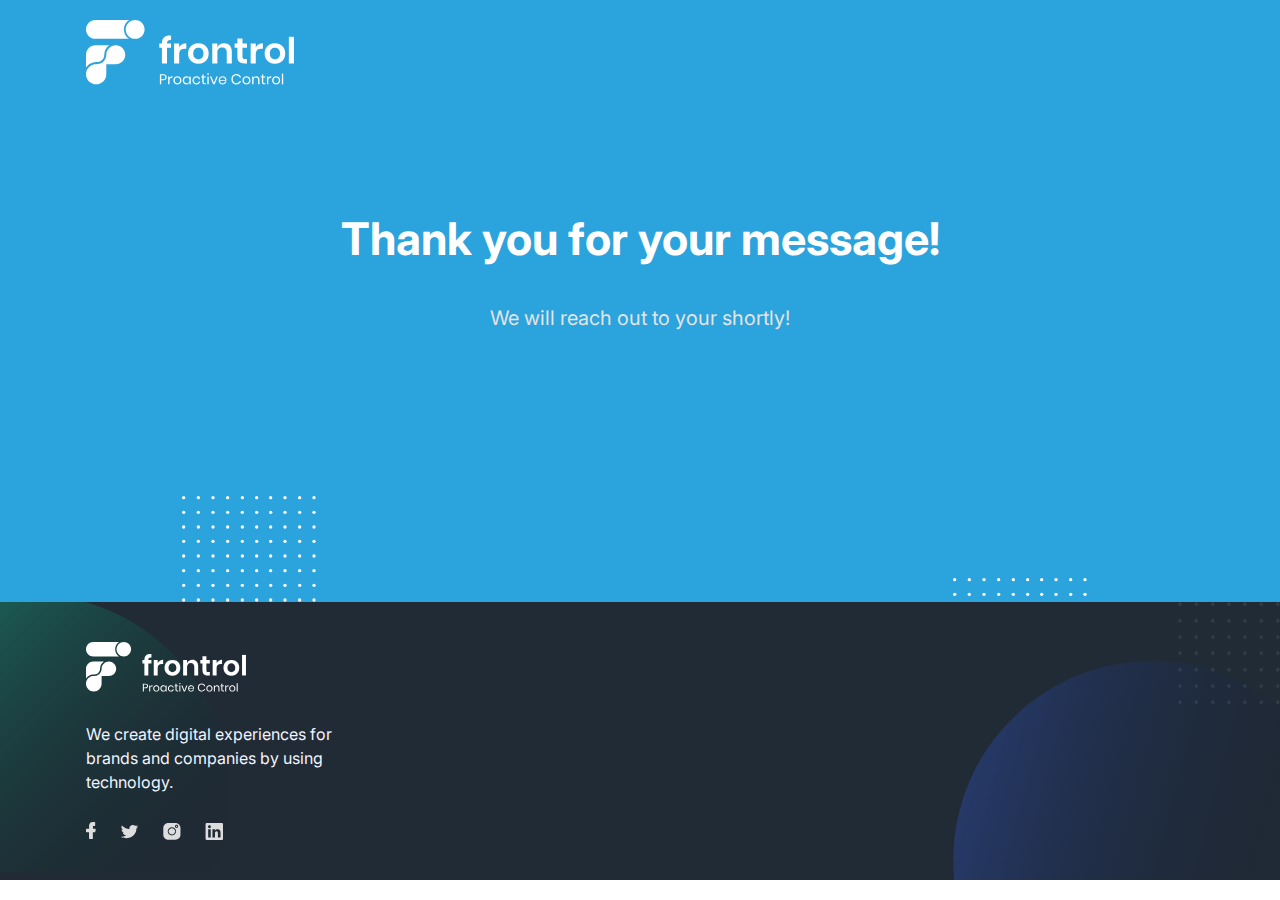
<file: thankyou.html>
<!DOCTYPE html>
<html lang="en" class="scroll-smooth">
  <head>
    <meta charset="UTF-8" />
    <meta http-equiv="X-UA-Compatible" content="IE=edge" />
    <meta name="viewport" content="width=device-width, initial-scale=1.0" />
    <title>
      Frontrol Inc.
    </title>
    <link
      rel="shortcut icon"
      href="assets/images/favicon.png"
      type="image/x-icon"
    />
    <link rel="stylesheet" href="assets/css/animate.css" />
    <link rel="stylesheet" href="assets/css/tailwind.css" />

    <!-- ==== WOW JS ==== -->
    <script src="assets/js/wow.min.js"></script>
    <script>
      new WOW().init();
    </script>
  </head>
  <body>
    <!-- ====== Navbar Section Start -->
    <div
      class="ud-header absolute top-0 left-0 z-40 flex w-full items-center bg-transparent"
    >
      <div class="container">
        <div class="relative -mx-4 flex items-center justify-between">
          <div class="w-60 max-w-full px-4">
            <a href="/" class="navbar-logo block w-full py-5">
              <img
                src="assets/images/logo/logo-white.svg"
                alt="logo"
                class="header-logo w-full"
              />
            </a>
          </div>
        </div>
      </div>
    </div>
    <!-- ====== Navbar Section End -->

    <!-- ====== Hero Section Start -->
    <div
      id="home"
      class="relative overflow-hidden bg-primary pt-[120px] md:pt-[130px] lg:pt-[160px]"
    >
      <div class="container">
        <div class="-mx-4 flex flex-wrap items-center">
          <div class="w-full px-4">
            <div
              class="hero-content wow fadeInUp mx-auto max-w-[780px] text-center"
              data-wow-delay=".2s"
            ><br><br>
              <h1
                class="mb-8 text-3xl font-bold leading-snug text-white sm:text-4xl sm:leading-snug md:text-[45px] md:leading-snug"
              >
                Thank you for your message!
              </h1>
              <p
                class="mx-auto mb-10 max-w-[600px] text-base text-[#e4e4e4] sm:text-lg sm:leading-relaxed md:text-xl md:leading-relaxed"
              >
                We will reach out to your shortly!<br><br><br><br><br><br><br><br>
              </p>
            </div>
          </div>

          <div class="w-full px-4">
            <div
              class="wow fadeInUp relative z-10 mx-auto max-w-[845px]"
              data-wow-delay=".25s"
            >
              <div class="absolute bottom-0 -left-9 z-[-1]">
                <svg
                  width="134"
                  height="106"
                  viewBox="0 0 134 106"
                  fill="none"
                  xmlns="http://www.w3.org/2000/svg"
                >
                  <circle
                    cx="1.66667"
                    cy="104"
                    r="1.66667"
                    transform="rotate(-90 1.66667 104)"
                    fill="white"
                  />
                  <circle
                    cx="16.3333"
                    cy="104"
                    r="1.66667"
                    transform="rotate(-90 16.3333 104)"
                    fill="white"
                  />
                  <circle
                    cx="31"
                    cy="104"
                    r="1.66667"
                    transform="rotate(-90 31 104)"
                    fill="white"
                  />
                  <circle
                    cx="45.6667"
                    cy="104"
                    r="1.66667"
                    transform="rotate(-90 45.6667 104)"
                    fill="white"
                  />
                  <circle
                    cx="60.3333"
                    cy="104"
                    r="1.66667"
                    transform="rotate(-90 60.3333 104)"
                    fill="white"
                  />
                  <circle
                    cx="88.6667"
                    cy="104"
                    r="1.66667"
                    transform="rotate(-90 88.6667 104)"
                    fill="white"
                  />
                  <circle
                    cx="117.667"
                    cy="104"
                    r="1.66667"
                    transform="rotate(-90 117.667 104)"
                    fill="white"
                  />
                  <circle
                    cx="74.6667"
                    cy="104"
                    r="1.66667"
                    transform="rotate(-90 74.6667 104)"
                    fill="white"
                  />
                  <circle
                    cx="103"
                    cy="104"
                    r="1.66667"
                    transform="rotate(-90 103 104)"
                    fill="white"
                  />
                  <circle
                    cx="132"
                    cy="104"
                    r="1.66667"
                    transform="rotate(-90 132 104)"
                    fill="white"
                  />
                  <circle
                    cx="1.66667"
                    cy="89.3333"
                    r="1.66667"
                    transform="rotate(-90 1.66667 89.3333)"
                    fill="white"
                  />
                  <circle
                    cx="16.3333"
                    cy="89.3333"
                    r="1.66667"
                    transform="rotate(-90 16.3333 89.3333)"
                    fill="white"
                  />
                  <circle
                    cx="31"
                    cy="89.3333"
                    r="1.66667"
                    transform="rotate(-90 31 89.3333)"
                    fill="white"
                  />
                  <circle
                    cx="45.6667"
                    cy="89.3333"
                    r="1.66667"
                    transform="rotate(-90 45.6667 89.3333)"
                    fill="white"
                  />
                  <circle
                    cx="60.3333"
                    cy="89.3338"
                    r="1.66667"
                    transform="rotate(-90 60.3333 89.3338)"
                    fill="white"
                  />
                  <circle
                    cx="88.6667"
                    cy="89.3338"
                    r="1.66667"
                    transform="rotate(-90 88.6667 89.3338)"
                    fill="white"
                  />
                  <circle
                    cx="117.667"
                    cy="89.3338"
                    r="1.66667"
                    transform="rotate(-90 117.667 89.3338)"
                    fill="white"
                  />
                  <circle
                    cx="74.6667"
                    cy="89.3338"
                    r="1.66667"
                    transform="rotate(-90 74.6667 89.3338)"
                    fill="white"
                  />
                  <circle
                    cx="103"
                    cy="89.3338"
                    r="1.66667"
                    transform="rotate(-90 103 89.3338)"
                    fill="white"
                  />
                  <circle
                    cx="132"
                    cy="89.3338"
                    r="1.66667"
                    transform="rotate(-90 132 89.3338)"
                    fill="white"
                  />
                  <circle
                    cx="1.66667"
                    cy="74.6673"
                    r="1.66667"
                    transform="rotate(-90 1.66667 74.6673)"
                    fill="white"
                  />
                  <circle
                    cx="1.66667"
                    cy="31.0003"
                    r="1.66667"
                    transform="rotate(-90 1.66667 31.0003)"
                    fill="white"
                  />
                  <circle
                    cx="16.3333"
                    cy="74.6668"
                    r="1.66667"
                    transform="rotate(-90 16.3333 74.6668)"
                    fill="white"
                  />
                  <circle
                    cx="16.3333"
                    cy="31.0003"
                    r="1.66667"
                    transform="rotate(-90 16.3333 31.0003)"
                    fill="white"
                  />
                  <circle
                    cx="31"
                    cy="74.6668"
                    r="1.66667"
                    transform="rotate(-90 31 74.6668)"
                    fill="white"
                  />
                  <circle
                    cx="31"
                    cy="31.0003"
                    r="1.66667"
                    transform="rotate(-90 31 31.0003)"
                    fill="white"
                  />
                  <circle
                    cx="45.6667"
                    cy="74.6668"
                    r="1.66667"
                    transform="rotate(-90 45.6667 74.6668)"
                    fill="white"
                  />
                  <circle
                    cx="45.6667"
                    cy="31.0003"
                    r="1.66667"
                    transform="rotate(-90 45.6667 31.0003)"
                    fill="white"
                  />
                  <circle
                    cx="60.3333"
                    cy="74.6668"
                    r="1.66667"
                    transform="rotate(-90 60.3333 74.6668)"
                    fill="white"
                  />
                  <circle
                    cx="60.3333"
                    cy="31.0001"
                    r="1.66667"
                    transform="rotate(-90 60.3333 31.0001)"
                    fill="white"
                  />
                  <circle
                    cx="88.6667"
                    cy="74.6668"
                    r="1.66667"
                    transform="rotate(-90 88.6667 74.6668)"
                    fill="white"
                  />
                  <circle
                    cx="88.6667"
                    cy="31.0001"
                    r="1.66667"
                    transform="rotate(-90 88.6667 31.0001)"
                    fill="white"
                  />
                  <circle
                    cx="117.667"
                    cy="74.6668"
                    r="1.66667"
                    transform="rotate(-90 117.667 74.6668)"
                    fill="white"
                  />
                  <circle
                    cx="117.667"
                    cy="31.0001"
                    r="1.66667"
                    transform="rotate(-90 117.667 31.0001)"
                    fill="white"
                  />
                  <circle
                    cx="74.6667"
                    cy="74.6668"
                    r="1.66667"
                    transform="rotate(-90 74.6667 74.6668)"
                    fill="white"
                  />
                  <circle
                    cx="74.6667"
                    cy="31.0001"
                    r="1.66667"
                    transform="rotate(-90 74.6667 31.0001)"
                    fill="white"
                  />
                  <circle
                    cx="103"
                    cy="74.6668"
                    r="1.66667"
                    transform="rotate(-90 103 74.6668)"
                    fill="white"
                  />
                  <circle
                    cx="103"
                    cy="31.0001"
                    r="1.66667"
                    transform="rotate(-90 103 31.0001)"
                    fill="white"
                  />
                  <circle
                    cx="132"
                    cy="74.6668"
                    r="1.66667"
                    transform="rotate(-90 132 74.6668)"
                    fill="white"
                  />
                  <circle
                    cx="132"
                    cy="31.0001"
                    r="1.66667"
                    transform="rotate(-90 132 31.0001)"
                    fill="white"
                  />
                  <circle
                    cx="1.66667"
                    cy="60.0003"
                    r="1.66667"
                    transform="rotate(-90 1.66667 60.0003)"
                    fill="white"
                  />
                  <circle
                    cx="1.66667"
                    cy="16.3336"
                    r="1.66667"
                    transform="rotate(-90 1.66667 16.3336)"
                    fill="white"
                  />
                  <circle
                    cx="16.3333"
                    cy="60.0003"
                    r="1.66667"
                    transform="rotate(-90 16.3333 60.0003)"
                    fill="white"
                  />
                  <circle
                    cx="16.3333"
                    cy="16.3336"
                    r="1.66667"
                    transform="rotate(-90 16.3333 16.3336)"
                    fill="white"
                  />
                  <circle
                    cx="31"
                    cy="60.0003"
                    r="1.66667"
                    transform="rotate(-90 31 60.0003)"
                    fill="white"
                  />
                  <circle
                    cx="31"
                    cy="16.3336"
                    r="1.66667"
                    transform="rotate(-90 31 16.3336)"
                    fill="white"
                  />
                  <circle
                    cx="45.6667"
                    cy="60.0003"
                    r="1.66667"
                    transform="rotate(-90 45.6667 60.0003)"
                    fill="white"
                  />
                  <circle
                    cx="45.6667"
                    cy="16.3336"
                    r="1.66667"
                    transform="rotate(-90 45.6667 16.3336)"
                    fill="white"
                  />
                  <circle
                    cx="60.3333"
                    cy="60.0003"
                    r="1.66667"
                    transform="rotate(-90 60.3333 60.0003)"
                    fill="white"
                  />
                  <circle
                    cx="60.3333"
                    cy="16.3336"
                    r="1.66667"
                    transform="rotate(-90 60.3333 16.3336)"
                    fill="white"
                  />
                  <circle
                    cx="88.6667"
                    cy="60.0003"
                    r="1.66667"
                    transform="rotate(-90 88.6667 60.0003)"
                    fill="white"
                  />
                  <circle
                    cx="88.6667"
                    cy="16.3336"
                    r="1.66667"
                    transform="rotate(-90 88.6667 16.3336)"
                    fill="white"
                  />
                  <circle
                    cx="117.667"
                    cy="60.0003"
                    r="1.66667"
                    transform="rotate(-90 117.667 60.0003)"
                    fill="white"
                  />
                  <circle
                    cx="117.667"
                    cy="16.3336"
                    r="1.66667"
                    transform="rotate(-90 117.667 16.3336)"
                    fill="white"
                  />
                  <circle
                    cx="74.6667"
                    cy="60.0003"
                    r="1.66667"
                    transform="rotate(-90 74.6667 60.0003)"
                    fill="white"
                  />
                  <circle
                    cx="74.6667"
                    cy="16.3336"
                    r="1.66667"
                    transform="rotate(-90 74.6667 16.3336)"
                    fill="white"
                  />
                  <circle
                    cx="103"
                    cy="60.0003"
                    r="1.66667"
                    transform="rotate(-90 103 60.0003)"
                    fill="white"
                  />
                  <circle
                    cx="103"
                    cy="16.3336"
                    r="1.66667"
                    transform="rotate(-90 103 16.3336)"
                    fill="white"
                  />
                  <circle
                    cx="132"
                    cy="60.0003"
                    r="1.66667"
                    transform="rotate(-90 132 60.0003)"
                    fill="white"
                  />
                  <circle
                    cx="132"
                    cy="16.3336"
                    r="1.66667"
                    transform="rotate(-90 132 16.3336)"
                    fill="white"
                  />
                  <circle
                    cx="1.66667"
                    cy="45.3336"
                    r="1.66667"
                    transform="rotate(-90 1.66667 45.3336)"
                    fill="white"
                  />
                  <circle
                    cx="1.66667"
                    cy="1.66683"
                    r="1.66667"
                    transform="rotate(-90 1.66667 1.66683)"
                    fill="white"
                  />
                  <circle
                    cx="16.3333"
                    cy="45.3336"
                    r="1.66667"
                    transform="rotate(-90 16.3333 45.3336)"
                    fill="white"
                  />
                  <circle
                    cx="16.3333"
                    cy="1.66683"
                    r="1.66667"
                    transform="rotate(-90 16.3333 1.66683)"
                    fill="white"
                  />
                  <circle
                    cx="31"
                    cy="45.3336"
                    r="1.66667"
                    transform="rotate(-90 31 45.3336)"
                    fill="white"
                  />
                  <circle
                    cx="31"
                    cy="1.66683"
                    r="1.66667"
                    transform="rotate(-90 31 1.66683)"
                    fill="white"
                  />
                  <circle
                    cx="45.6667"
                    cy="45.3336"
                    r="1.66667"
                    transform="rotate(-90 45.6667 45.3336)"
                    fill="white"
                  />
                  <circle
                    cx="45.6667"
                    cy="1.66683"
                    r="1.66667"
                    transform="rotate(-90 45.6667 1.66683)"
                    fill="white"
                  />
                  <circle
                    cx="60.3333"
                    cy="45.3338"
                    r="1.66667"
                    transform="rotate(-90 60.3333 45.3338)"
                    fill="white"
                  />
                  <circle
                    cx="60.3333"
                    cy="1.66707"
                    r="1.66667"
                    transform="rotate(-90 60.3333 1.66707)"
                    fill="white"
                  />
                  <circle
                    cx="88.6667"
                    cy="45.3338"
                    r="1.66667"
                    transform="rotate(-90 88.6667 45.3338)"
                    fill="white"
                  />
                  <circle
                    cx="88.6667"
                    cy="1.66707"
                    r="1.66667"
                    transform="rotate(-90 88.6667 1.66707)"
                    fill="white"
                  />
                  <circle
                    cx="117.667"
                    cy="45.3338"
                    r="1.66667"
                    transform="rotate(-90 117.667 45.3338)"
                    fill="white"
                  />
                  <circle
                    cx="117.667"
                    cy="1.66707"
                    r="1.66667"
                    transform="rotate(-90 117.667 1.66707)"
                    fill="white"
                  />
                  <circle
                    cx="74.6667"
                    cy="45.3338"
                    r="1.66667"
                    transform="rotate(-90 74.6667 45.3338)"
                    fill="white"
                  />
                  <circle
                    cx="74.6667"
                    cy="1.66707"
                    r="1.66667"
                    transform="rotate(-90 74.6667 1.66707)"
                    fill="white"
                  />
                  <circle
                    cx="103"
                    cy="45.3338"
                    r="1.66667"
                    transform="rotate(-90 103 45.3338)"
                    fill="white"
                  />
                  <circle
                    cx="103"
                    cy="1.66707"
                    r="1.66667"
                    transform="rotate(-90 103 1.66707)"
                    fill="white"
                  />
                  <circle
                    cx="132"
                    cy="45.3338"
                    r="1.66667"
                    transform="rotate(-90 132 45.3338)"
                    fill="white"
                  />
                  <circle
                    cx="132"
                    cy="1.66707"
                    r="1.66667"
                    transform="rotate(-90 132 1.66707)"
                    fill="white"
                  />
                </svg>
              </div>
              <div class="absolute -top-6 -right-6 z-[-1]">
                <svg
                  width="134"
                  height="106"
                  viewBox="0 0 134 106"
                  fill="none"
                  xmlns="http://www.w3.org/2000/svg"
                >
                  <circle
                    cx="1.66667"
                    cy="104"
                    r="1.66667"
                    transform="rotate(-90 1.66667 104)"
                    fill="white"
                  />
                  <circle
                    cx="16.3333"
                    cy="104"
                    r="1.66667"
                    transform="rotate(-90 16.3333 104)"
                    fill="white"
                  />
                  <circle
                    cx="31"
                    cy="104"
                    r="1.66667"
                    transform="rotate(-90 31 104)"
                    fill="white"
                  />
                  <circle
                    cx="45.6667"
                    cy="104"
                    r="1.66667"
                    transform="rotate(-90 45.6667 104)"
                    fill="white"
                  />
                  <circle
                    cx="60.3333"
                    cy="104"
                    r="1.66667"
                    transform="rotate(-90 60.3333 104)"
                    fill="white"
                  />
                  <circle
                    cx="88.6667"
                    cy="104"
                    r="1.66667"
                    transform="rotate(-90 88.6667 104)"
                    fill="white"
                  />
                  <circle
                    cx="117.667"
                    cy="104"
                    r="1.66667"
                    transform="rotate(-90 117.667 104)"
                    fill="white"
                  />
                  <circle
                    cx="74.6667"
                    cy="104"
                    r="1.66667"
                    transform="rotate(-90 74.6667 104)"
                    fill="white"
                  />
                  <circle
                    cx="103"
                    cy="104"
                    r="1.66667"
                    transform="rotate(-90 103 104)"
                    fill="white"
                  />
                  <circle
                    cx="132"
                    cy="104"
                    r="1.66667"
                    transform="rotate(-90 132 104)"
                    fill="white"
                  />
                  <circle
                    cx="1.66667"
                    cy="89.3333"
                    r="1.66667"
                    transform="rotate(-90 1.66667 89.3333)"
                    fill="white"
                  />
                  <circle
                    cx="16.3333"
                    cy="89.3333"
                    r="1.66667"
                    transform="rotate(-90 16.3333 89.3333)"
                    fill="white"
                  />
                  <circle
                    cx="31"
                    cy="89.3333"
                    r="1.66667"
                    transform="rotate(-90 31 89.3333)"
                    fill="white"
                  />
                  <circle
                    cx="45.6667"
                    cy="89.3333"
                    r="1.66667"
                    transform="rotate(-90 45.6667 89.3333)"
                    fill="white"
                  />
                  <circle
                    cx="60.3333"
                    cy="89.3338"
                    r="1.66667"
                    transform="rotate(-90 60.3333 89.3338)"
                    fill="white"
                  />
                  <circle
                    cx="88.6667"
                    cy="89.3338"
                    r="1.66667"
                    transform="rotate(-90 88.6667 89.3338)"
                    fill="white"
                  />
                  <circle
                    cx="117.667"
                    cy="89.3338"
                    r="1.66667"
                    transform="rotate(-90 117.667 89.3338)"
                    fill="white"
                  />
                  <circle
                    cx="74.6667"
                    cy="89.3338"
                    r="1.66667"
                    transform="rotate(-90 74.6667 89.3338)"
                    fill="white"
                  />
                  <circle
                    cx="103"
                    cy="89.3338"
                    r="1.66667"
                    transform="rotate(-90 103 89.3338)"
                    fill="white"
                  />
                  <circle
                    cx="132"
                    cy="89.3338"
                    r="1.66667"
                    transform="rotate(-90 132 89.3338)"
                    fill="white"
                  />
                  <circle
                    cx="1.66667"
                    cy="74.6673"
                    r="1.66667"
                    transform="rotate(-90 1.66667 74.6673)"
                    fill="white"
                  />
                  <circle
                    cx="1.66667"
                    cy="31.0003"
                    r="1.66667"
                    transform="rotate(-90 1.66667 31.0003)"
                    fill="white"
                  />
                  <circle
                    cx="16.3333"
                    cy="74.6668"
                    r="1.66667"
                    transform="rotate(-90 16.3333 74.6668)"
                    fill="white"
                  />
                  <circle
                    cx="16.3333"
                    cy="31.0003"
                    r="1.66667"
                    transform="rotate(-90 16.3333 31.0003)"
                    fill="white"
                  />
                  <circle
                    cx="31"
                    cy="74.6668"
                    r="1.66667"
                    transform="rotate(-90 31 74.6668)"
                    fill="white"
                  />
                  <circle
                    cx="31"
                    cy="31.0003"
                    r="1.66667"
                    transform="rotate(-90 31 31.0003)"
                    fill="white"
                  />
                  <circle
                    cx="45.6667"
                    cy="74.6668"
                    r="1.66667"
                    transform="rotate(-90 45.6667 74.6668)"
                    fill="white"
                  />
                  <circle
                    cx="45.6667"
                    cy="31.0003"
                    r="1.66667"
                    transform="rotate(-90 45.6667 31.0003)"
                    fill="white"
                  />
                  <circle
                    cx="60.3333"
                    cy="74.6668"
                    r="1.66667"
                    transform="rotate(-90 60.3333 74.6668)"
                    fill="white"
                  />
                  <circle
                    cx="60.3333"
                    cy="31.0001"
                    r="1.66667"
                    transform="rotate(-90 60.3333 31.0001)"
                    fill="white"
                  />
                  <circle
                    cx="88.6667"
                    cy="74.6668"
                    r="1.66667"
                    transform="rotate(-90 88.6667 74.6668)"
                    fill="white"
                  />
                  <circle
                    cx="88.6667"
                    cy="31.0001"
                    r="1.66667"
                    transform="rotate(-90 88.6667 31.0001)"
                    fill="white"
                  />
                  <circle
                    cx="117.667"
                    cy="74.6668"
                    r="1.66667"
                    transform="rotate(-90 117.667 74.6668)"
                    fill="white"
                  />
                  <circle
                    cx="117.667"
                    cy="31.0001"
                    r="1.66667"
                    transform="rotate(-90 117.667 31.0001)"
                    fill="white"
                  />
                  <circle
                    cx="74.6667"
                    cy="74.6668"
                    r="1.66667"
                    transform="rotate(-90 74.6667 74.6668)"
                    fill="white"
                  />
                  <circle
                    cx="74.6667"
                    cy="31.0001"
                    r="1.66667"
                    transform="rotate(-90 74.6667 31.0001)"
                    fill="white"
                  />
                  <circle
                    cx="103"
                    cy="74.6668"
                    r="1.66667"
                    transform="rotate(-90 103 74.6668)"
                    fill="white"
                  />
                  <circle
                    cx="103"
                    cy="31.0001"
                    r="1.66667"
                    transform="rotate(-90 103 31.0001)"
                    fill="white"
                  />
                  <circle
                    cx="132"
                    cy="74.6668"
                    r="1.66667"
                    transform="rotate(-90 132 74.6668)"
                    fill="white"
                  />
                  <circle
                    cx="132"
                    cy="31.0001"
                    r="1.66667"
                    transform="rotate(-90 132 31.0001)"
                    fill="white"
                  />
                  <circle
                    cx="1.66667"
                    cy="60.0003"
                    r="1.66667"
                    transform="rotate(-90 1.66667 60.0003)"
                    fill="white"
                  />
                  <circle
                    cx="1.66667"
                    cy="16.3336"
                    r="1.66667"
                    transform="rotate(-90 1.66667 16.3336)"
                    fill="white"
                  />
                  <circle
                    cx="16.3333"
                    cy="60.0003"
                    r="1.66667"
                    transform="rotate(-90 16.3333 60.0003)"
                    fill="white"
                  />
                  <circle
                    cx="16.3333"
                    cy="16.3336"
                    r="1.66667"
                    transform="rotate(-90 16.3333 16.3336)"
                    fill="white"
                  />
                  <circle
                    cx="31"
                    cy="60.0003"
                    r="1.66667"
                    transform="rotate(-90 31 60.0003)"
                    fill="white"
                  />
                  <circle
                    cx="31"
                    cy="16.3336"
                    r="1.66667"
                    transform="rotate(-90 31 16.3336)"
                    fill="white"
                  />
                  <circle
                    cx="45.6667"
                    cy="60.0003"
                    r="1.66667"
                    transform="rotate(-90 45.6667 60.0003)"
                    fill="white"
                  />
                  <circle
                    cx="45.6667"
                    cy="16.3336"
                    r="1.66667"
                    transform="rotate(-90 45.6667 16.3336)"
                    fill="white"
                  />
                  <circle
                    cx="60.3333"
                    cy="60.0003"
                    r="1.66667"
                    transform="rotate(-90 60.3333 60.0003)"
                    fill="white"
                  />
                  <circle
                    cx="60.3333"
                    cy="16.3336"
                    r="1.66667"
                    transform="rotate(-90 60.3333 16.3336)"
                    fill="white"
                  />
                  <circle
                    cx="88.6667"
                    cy="60.0003"
                    r="1.66667"
                    transform="rotate(-90 88.6667 60.0003)"
                    fill="white"
                  />
                  <circle
                    cx="88.6667"
                    cy="16.3336"
                    r="1.66667"
                    transform="rotate(-90 88.6667 16.3336)"
                    fill="white"
                  />
                  <circle
                    cx="117.667"
                    cy="60.0003"
                    r="1.66667"
                    transform="rotate(-90 117.667 60.0003)"
                    fill="white"
                  />
                  <circle
                    cx="117.667"
                    cy="16.3336"
                    r="1.66667"
                    transform="rotate(-90 117.667 16.3336)"
                    fill="white"
                  />
                  <circle
                    cx="74.6667"
                    cy="60.0003"
                    r="1.66667"
                    transform="rotate(-90 74.6667 60.0003)"
                    fill="white"
                  />
                  <circle
                    cx="74.6667"
                    cy="16.3336"
                    r="1.66667"
                    transform="rotate(-90 74.6667 16.3336)"
                    fill="white"
                  />
                  <circle
                    cx="103"
                    cy="60.0003"
                    r="1.66667"
                    transform="rotate(-90 103 60.0003)"
                    fill="white"
                  />
                  <circle
                    cx="103"
                    cy="16.3336"
                    r="1.66667"
                    transform="rotate(-90 103 16.3336)"
                    fill="white"
                  />
                  <circle
                    cx="132"
                    cy="60.0003"
                    r="1.66667"
                    transform="rotate(-90 132 60.0003)"
                    fill="white"
                  />
                  <circle
                    cx="132"
                    cy="16.3336"
                    r="1.66667"
                    transform="rotate(-90 132 16.3336)"
                    fill="white"
                  />
                  <circle
                    cx="1.66667"
                    cy="45.3336"
                    r="1.66667"
                    transform="rotate(-90 1.66667 45.3336)"
                    fill="white"
                  />
                  <circle
                    cx="1.66667"
                    cy="1.66683"
                    r="1.66667"
                    transform="rotate(-90 1.66667 1.66683)"
                    fill="white"
                  />
                  <circle
                    cx="16.3333"
                    cy="45.3336"
                    r="1.66667"
                    transform="rotate(-90 16.3333 45.3336)"
                    fill="white"
                  />
                  <circle
                    cx="16.3333"
                    cy="1.66683"
                    r="1.66667"
                    transform="rotate(-90 16.3333 1.66683)"
                    fill="white"
                  />
                  <circle
                    cx="31"
                    cy="45.3336"
                    r="1.66667"
                    transform="rotate(-90 31 45.3336)"
                    fill="white"
                  />
                  <circle
                    cx="31"
                    cy="1.66683"
                    r="1.66667"
                    transform="rotate(-90 31 1.66683)"
                    fill="white"
                  />
                  <circle
                    cx="45.6667"
                    cy="45.3336"
                    r="1.66667"
                    transform="rotate(-90 45.6667 45.3336)"
                    fill="white"
                  />
                  <circle
                    cx="45.6667"
                    cy="1.66683"
                    r="1.66667"
                    transform="rotate(-90 45.6667 1.66683)"
                    fill="white"
                  />
                  <circle
                    cx="60.3333"
                    cy="45.3338"
                    r="1.66667"
                    transform="rotate(-90 60.3333 45.3338)"
                    fill="white"
                  />
                  <circle
                    cx="60.3333"
                    cy="1.66707"
                    r="1.66667"
                    transform="rotate(-90 60.3333 1.66707)"
                    fill="white"
                  />
                  <circle
                    cx="88.6667"
                    cy="45.3338"
                    r="1.66667"
                    transform="rotate(-90 88.6667 45.3338)"
                    fill="white"
                  />
                  <circle
                    cx="88.6667"
                    cy="1.66707"
                    r="1.66667"
                    transform="rotate(-90 88.6667 1.66707)"
                    fill="white"
                  />
                  <circle
                    cx="117.667"
                    cy="45.3338"
                    r="1.66667"
                    transform="rotate(-90 117.667 45.3338)"
                    fill="white"
                  />
                  <circle
                    cx="117.667"
                    cy="1.66707"
                    r="1.66667"
                    transform="rotate(-90 117.667 1.66707)"
                    fill="white"
                  />
                  <circle
                    cx="74.6667"
                    cy="45.3338"
                    r="1.66667"
                    transform="rotate(-90 74.6667 45.3338)"
                    fill="white"
                  />
                  <circle
                    cx="74.6667"
                    cy="1.66707"
                    r="1.66667"
                    transform="rotate(-90 74.6667 1.66707)"
                    fill="white"
                  />
                  <circle
                    cx="103"
                    cy="45.3338"
                    r="1.66667"
                    transform="rotate(-90 103 45.3338)"
                    fill="white"
                  />
                  <circle
                    cx="103"
                    cy="1.66707"
                    r="1.66667"
                    transform="rotate(-90 103 1.66707)"
                    fill="white"
                  />
                  <circle
                    cx="132"
                    cy="45.3338"
                    r="1.66667"
                    transform="rotate(-90 132 45.3338)"
                    fill="white"
                  />
                  <circle
                    cx="132"
                    cy="1.66707"
                    r="1.66667"
                    transform="rotate(-90 132 1.66707)"
                    fill="white"
                  />
                </svg>
              </div>
            </div>
          </div>
        </div>
      </div>
    </div>
    <!-- ====== Hero Section End -->

    <!-- ====== Footer Section Start -->
    <footer
      class="wow fadeInUp relative z-10 bg-black pt-20 lg:pt-[120px]"
      data-wow-delay=".15s"
      style="padding-top: 40px !important"
    >
      <div class="container">
        <div class="-mx-4 flex flex-wrap">
          <div class="w-full px-4 sm:w-1/2 md:w-1/2 lg:w-4/12 xl:w-3/12">
            <div class="mb-10 w-full">
              <a
                href="javascript:void(0)"
                class="mb-6 inline-block max-w-[160px]"
              >
                <img
                  src="assets/images/logo/logo-white.svg"
                  alt="logo"
                  class="max-w-full"
                />
              </a>
              <p class="mb-7 text-base text-[#f3f4fe]">
                We create digital experiences for brands and companies by using
                technology.
              </p>
              <div class="-mx-3 flex items-center">
                <a
                  href="javascript:void(0)"
                  class="px-3 text-[#dddddd] hover:text-white"
                >
                  <svg
                    width="10"
                    height="18"
                    viewBox="0 0 10 18"
                    class="fill-current"
                  >
                    <path
                      d="M9.00007 6.82105H7.50006H6.96434V6.27097V4.56571V4.01562H7.50006H8.62507C8.91971 4.01562 9.16078 3.79559 9.16078 3.46554V0.550085C9.16078 0.247538 8.9465 0 8.62507 0H6.66969C4.55361 0 3.08038 1.54024 3.08038 3.82309V6.21596V6.76605H2.54466H0.72322C0.348217 6.76605 0 7.06859 0 7.50866V9.48897C0 9.87402 0.294645 10.2316 0.72322 10.2316H2.49109H3.02681V10.7817V16.31C3.02681 16.6951 3.32145 17.0526 3.75003 17.0526H6.26791C6.42862 17.0526 6.56255 16.9701 6.66969 16.8601C6.77684 16.7501 6.8572 16.5576 6.8572 16.3925V10.8092V10.2591H7.4197H8.62507C8.97328 10.2591 9.24114 10.0391 9.29471 9.709V9.6815V9.65399L9.66972 7.7562C9.6965 7.56367 9.66972 7.34363 9.509 7.1236C9.45543 6.98608 9.21436 6.84856 9.00007 6.82105Z"
                    />
                  </svg>
                </a>
                <a
                  href="javascript:void(0)"
                  class="px-3 text-[#dddddd] hover:text-white"
                >
                  <svg
                    width="19"
                    height="15"
                    viewBox="0 0 19 15"
                    class="fill-current"
                  >
                    <path
                      d="M16.2622 3.17878L17.33 1.93293C17.6391 1.59551 17.7234 1.33595 17.7515 1.20618C16.9085 1.67337 16.1217 1.82911 15.6159 1.82911H15.4192L15.3068 1.72528C14.6324 1.18022 13.7894 0.894714 12.8902 0.894714C10.9233 0.894714 9.37779 2.40012 9.37779 4.13913C9.37779 4.24295 9.37779 4.39868 9.40589 4.5025L9.49019 5.02161L8.90009 4.99565C5.30334 4.89183 2.35288 2.03675 1.87518 1.5436C1.08839 2.84136 1.53799 4.08722 2.01568 4.86587L2.97107 6.31937L1.45369 5.54071C1.48179 6.63084 1.93138 7.48736 2.80247 8.11029L3.56116 8.62939L2.80247 8.9149C3.28017 10.2386 4.34795 10.7837 5.13474 10.9913L6.17443 11.2509L5.19094 11.8738C3.61736 12.912 1.65039 12.8342 0.779297 12.7563C2.54957 13.8983 4.65705 14.1579 6.11823 14.1579C7.21412 14.1579 8.02901 14.0541 8.2257 13.9762C16.0936 12.2631 16.4589 5.77431 16.4589 4.47655V4.29486L16.6275 4.19104C17.5829 3.36047 17.9763 2.91923 18.2011 2.65967C18.1168 2.68563 18.0044 2.73754 17.892 2.7635L16.2622 3.17878Z"
                    />
                  </svg>
                </a>
                <a
                  href="javascript:void(0)"
                  class="px-3 text-[#dddddd] hover:text-white"
                >
                  <svg
                    width="18"
                    height="18"
                    viewBox="0 0 18 18"
                    class="fill-current"
                  >
                    <path
                      d="M8.91688 12.4995C10.6918 12.4995 12.1306 11.0911 12.1306 9.35385C12.1306 7.61655 10.6918 6.20819 8.91688 6.20819C7.14197 6.20819 5.70312 7.61655 5.70312 9.35385C5.70312 11.0911 7.14197 12.4995 8.91688 12.4995Z"
                    />
                    <path
                      d="M12.4078 0.947388H5.37075C2.57257 0.947388 0.300781 3.17104 0.300781 5.90993V12.7436C0.300781 15.5367 2.57257 17.7604 5.37075 17.7604H12.3524C15.2059 17.7604 17.4777 15.5367 17.4777 12.7978V5.90993C17.4777 3.17104 15.2059 0.947388 12.4078 0.947388ZM8.91696 13.4758C6.56206 13.4758 4.70584 11.6047 4.70584 9.35389C4.70584 7.10312 6.58976 5.23199 8.91696 5.23199C11.2165 5.23199 13.1004 7.10312 13.1004 9.35389C13.1004 11.6047 11.2442 13.4758 8.91696 13.4758ZM14.735 5.61164C14.4579 5.90993 14.0423 6.07264 13.5714 6.07264C13.1558 6.07264 12.7402 5.90993 12.4078 5.61164C12.103 5.31334 11.9368 4.9337 11.9368 4.47269C11.9368 4.01169 12.103 3.65916 12.4078 3.33375C12.7125 3.00834 13.1004 2.84563 13.5714 2.84563C13.9869 2.84563 14.4302 3.00834 14.735 3.30663C15.012 3.65916 15.2059 4.06593 15.2059 4.49981C15.1782 4.9337 15.012 5.31334 14.735 5.61164Z"
                    />
                    <path
                      d="M13.5985 3.82184C13.2383 3.82184 12.9336 4.12013 12.9336 4.47266C12.9336 4.82519 13.2383 5.12349 13.5985 5.12349C13.9587 5.12349 14.2634 4.82519 14.2634 4.47266C14.2634 4.12013 13.9864 3.82184 13.5985 3.82184Z"
                    />
                  </svg>
                </a>
                <a
                  href="javascript:void(0)"
                  class="px-3 text-[#dddddd] hover:text-white"
                >
                  <svg
                    width="18"
                    height="18"
                    viewBox="0 0 18 18"
                    class="fill-current"
                  >
                    <path
                      d="M16.7821 0.947388H1.84847C1.14272 0.947388 0.578125 1.49747 0.578125 2.18508V16.7623C0.578125 17.4224 1.14272 18 1.84847 18H16.7257C17.4314 18 17.996 17.4499 17.996 16.7623V2.15757C18.0525 1.49747 17.4879 0.947388 16.7821 0.947388ZM5.7442 15.4421H3.17528V7.32837H5.7442V15.4421ZM4.44563 6.2007C3.59873 6.2007 2.94944 5.5406 2.94944 4.74297C2.94944 3.94535 3.62696 3.28525 4.44563 3.28525C5.26429 3.28525 5.94181 3.94535 5.94181 4.74297C5.94181 5.5406 5.32075 6.2007 4.44563 6.2007ZM15.4835 15.4421H12.9146V11.509C12.9146 10.5739 12.8864 9.33618 11.5596 9.33618C10.2045 9.33618 10.0069 10.3813 10.0069 11.4265V15.4421H7.438V7.32837H9.95046V8.45605H9.9787C10.3457 7.79594 11.1644 7.13584 12.4347 7.13584C15.0601 7.13584 15.54 8.7861 15.54 11.0414V15.4421H15.4835Z"
                    />
                  </svg>
                </a>
              </div>
            </div>
          </div>
        </div>
      </div>
        <span class="absolute left-0 top-0 z-[-1]">
          <img src="assets/images/footer/shape-1.svg" alt="" style="max-width: 55% !important;" />
        </span>

        <span class="absolute bottom-0 right-0 z-[-1]">
          <img src="assets/images/footer/shape-3.svg" alt="" />
        </span>

        <span class="absolute top-0 right-0 z-[-1]">
          <svg
            width="102"
            height="102"
            viewBox="0 0 102 102"
            fill="none"
            xmlns="http://www.w3.org/2000/svg"
          >
            <path
              d="M1.8667 33.1956C2.89765 33.1956 3.7334 34.0318 3.7334 35.0633C3.7334 36.0947 2.89765 36.9309 1.8667 36.9309C0.835744 36.9309 4.50645e-08 36.0947 0 35.0633C-4.50645e-08 34.0318 0.835744 33.1956 1.8667 33.1956Z"
              fill="white"
              fill-opacity="0.08"
            ></path>
            <path
              d="M18.2939 33.1956C19.3249 33.1956 20.1606 34.0318 20.1606 35.0633C20.1606 36.0947 19.3249 36.9309 18.2939 36.9309C17.263 36.9309 16.4272 36.0947 16.4272 35.0633C16.4272 34.0318 17.263 33.1956 18.2939 33.1956Z"
              fill="white"
              fill-opacity="0.08"
            ></path>
            <path
              d="M34.7209 33.195C35.7519 33.195 36.5876 34.0311 36.5876 35.0626C36.5876 36.0941 35.7519 36.9303 34.7209 36.9303C33.69 36.9303 32.8542 36.0941 32.8542 35.0626C32.8542 34.0311 33.69 33.195 34.7209 33.195Z"
              fill="white"
              fill-opacity="0.08"
            ></path>
            <path
              d="M50.9341 33.195C51.965 33.195 52.8008 34.0311 52.8008 35.0626C52.8008 36.0941 51.965 36.9303 50.9341 36.9303C49.9031 36.9303 49.0674 36.0941 49.0674 35.0626C49.0674 34.0311 49.9031 33.195 50.9341 33.195Z"
              fill="white"
              fill-opacity="0.08"
            ></path>
            <path
              d="M1.8667 16.7605C2.89765 16.7605 3.7334 17.5966 3.7334 18.6281C3.7334 19.6596 2.89765 20.4957 1.8667 20.4957C0.835744 20.4957 4.50645e-08 19.6596 0 18.6281C-4.50645e-08 17.5966 0.835744 16.7605 1.8667 16.7605Z"
              fill="white"
              fill-opacity="0.08"
            ></path>
            <path
              d="M18.2939 16.7605C19.3249 16.7605 20.1606 17.5966 20.1606 18.6281C20.1606 19.6596 19.3249 20.4957 18.2939 20.4957C17.263 20.4957 16.4272 19.6596 16.4272 18.6281C16.4272 17.5966 17.263 16.7605 18.2939 16.7605Z"
              fill="white"
              fill-opacity="0.08"
            ></path>
            <path
              d="M34.7209 16.7605C35.7519 16.7605 36.5876 17.5966 36.5876 18.6281C36.5876 19.6596 35.7519 20.4957 34.7209 20.4957C33.69 20.4957 32.8542 19.6596 32.8542 18.6281C32.8542 17.5966 33.69 16.7605 34.7209 16.7605Z"
              fill="white"
              fill-opacity="0.08"
            ></path>
            <path
              d="M50.9341 16.7605C51.965 16.7605 52.8008 17.5966 52.8008 18.6281C52.8008 19.6596 51.965 20.4957 50.9341 20.4957C49.9031 20.4957 49.0674 19.6596 49.0674 18.6281C49.0674 17.5966 49.9031 16.7605 50.9341 16.7605Z"
              fill="white"
              fill-opacity="0.08"
            ></path>
            <path
              d="M1.8667 0.324951C2.89765 0.324951 3.7334 1.16115 3.7334 2.19261C3.7334 3.22408 2.89765 4.06024 1.8667 4.06024C0.835744 4.06024 4.50645e-08 3.22408 0 2.19261C-4.50645e-08 1.16115 0.835744 0.324951 1.8667 0.324951Z"
              fill="white"
              fill-opacity="0.08"
            ></path>
            <path
              d="M18.2939 0.324951C19.3249 0.324951 20.1606 1.16115 20.1606 2.19261C20.1606 3.22408 19.3249 4.06024 18.2939 4.06024C17.263 4.06024 16.4272 3.22408 16.4272 2.19261C16.4272 1.16115 17.263 0.324951 18.2939 0.324951Z"
              fill="white"
              fill-opacity="0.08"
            ></path>
            <path
              d="M34.7209 0.325302C35.7519 0.325302 36.5876 1.16147 36.5876 2.19293C36.5876 3.2244 35.7519 4.06056 34.7209 4.06056C33.69 4.06056 32.8542 3.2244 32.8542 2.19293C32.8542 1.16147 33.69 0.325302 34.7209 0.325302Z"
              fill="white"
              fill-opacity="0.08"
            ></path>
            <path
              d="M50.9341 0.325302C51.965 0.325302 52.8008 1.16147 52.8008 2.19293C52.8008 3.2244 51.965 4.06056 50.9341 4.06056C49.9031 4.06056 49.0674 3.2244 49.0674 2.19293C49.0674 1.16147 49.9031 0.325302 50.9341 0.325302Z"
              fill="white"
              fill-opacity="0.08"
            ></path>
            <path
              d="M66.9037 33.1956C67.9346 33.1956 68.7704 34.0318 68.7704 35.0633C68.7704 36.0947 67.9346 36.9309 66.9037 36.9309C65.8727 36.9309 65.037 36.0947 65.037 35.0633C65.037 34.0318 65.8727 33.1956 66.9037 33.1956Z"
              fill="white"
              fill-opacity="0.08"
            ></path>
            <path
              d="M83.3307 33.1956C84.3616 33.1956 85.1974 34.0318 85.1974 35.0633C85.1974 36.0947 84.3616 36.9309 83.3307 36.9309C82.2997 36.9309 81.464 36.0947 81.464 35.0633C81.464 34.0318 82.2997 33.1956 83.3307 33.1956Z"
              fill="white"
              fill-opacity="0.08"
            ></path>
            <path
              d="M99.7576 33.1956C100.789 33.1956 101.624 34.0318 101.624 35.0633C101.624 36.0947 100.789 36.9309 99.7576 36.9309C98.7266 36.9309 97.8909 36.0947 97.8909 35.0633C97.8909 34.0318 98.7266 33.1956 99.7576 33.1956Z"
              fill="white"
              fill-opacity="0.08"
            ></path>
            <path
              d="M66.9037 16.7605C67.9346 16.7605 68.7704 17.5966 68.7704 18.6281C68.7704 19.6596 67.9346 20.4957 66.9037 20.4957C65.8727 20.4957 65.037 19.6596 65.037 18.6281C65.037 17.5966 65.8727 16.7605 66.9037 16.7605Z"
              fill="white"
              fill-opacity="0.08"
            ></path>
            <path
              d="M83.3307 16.7605C84.3616 16.7605 85.1974 17.5966 85.1974 18.6281C85.1974 19.6596 84.3616 20.4957 83.3307 20.4957C82.2997 20.4957 81.464 19.6596 81.464 18.6281C81.464 17.5966 82.2997 16.7605 83.3307 16.7605Z"
              fill="white"
              fill-opacity="0.08"
            ></path>
            <path
              d="M99.7576 16.7605C100.789 16.7605 101.624 17.5966 101.624 18.6281C101.624 19.6596 100.789 20.4957 99.7576 20.4957C98.7266 20.4957 97.8909 19.6596 97.8909 18.6281C97.8909 17.5966 98.7266 16.7605 99.7576 16.7605Z"
              fill="white"
              fill-opacity="0.08"
            ></path>
            <path
              d="M66.9037 0.324966C67.9346 0.324966 68.7704 1.16115 68.7704 2.19261C68.7704 3.22408 67.9346 4.06024 66.9037 4.06024C65.8727 4.06024 65.037 3.22408 65.037 2.19261C65.037 1.16115 65.8727 0.324966 66.9037 0.324966Z"
              fill="white"
              fill-opacity="0.08"
            ></path>
            <path
              d="M83.3307 0.324951C84.3616 0.324951 85.1974 1.16115 85.1974 2.19261C85.1974 3.22408 84.3616 4.06024 83.3307 4.06024C82.2997 4.06024 81.464 3.22408 81.464 2.19261C81.464 1.16115 82.2997 0.324951 83.3307 0.324951Z"
              fill="white"
              fill-opacity="0.08"
            ></path>
            <path
              d="M99.7576 0.324951C100.789 0.324951 101.624 1.16115 101.624 2.19261C101.624 3.22408 100.789 4.06024 99.7576 4.06024C98.7266 4.06024 97.8909 3.22408 97.8909 2.19261C97.8909 1.16115 98.7266 0.324951 99.7576 0.324951Z"
              fill="white"
              fill-opacity="0.08"
            ></path>
            <path
              d="M1.8667 82.2029C2.89765 82.2029 3.7334 83.039 3.7334 84.0705C3.7334 85.102 2.89765 85.9382 1.8667 85.9382C0.835744 85.9382 4.50645e-08 85.102 0 84.0705C-4.50645e-08 83.039 0.835744 82.2029 1.8667 82.2029Z"
              fill="white"
              fill-opacity="0.08"
            ></path>
            <path
              d="M18.2939 82.2029C19.3249 82.2029 20.1606 83.039 20.1606 84.0705C20.1606 85.102 19.3249 85.9382 18.2939 85.9382C17.263 85.9382 16.4272 85.102 16.4272 84.0705C16.4272 83.039 17.263 82.2029 18.2939 82.2029Z"
              fill="white"
              fill-opacity="0.08"
            ></path>
            <path
              d="M34.7209 82.2026C35.7519 82.2026 36.5876 83.0387 36.5876 84.0702C36.5876 85.1017 35.7519 85.9378 34.7209 85.9378C33.69 85.9378 32.8542 85.1017 32.8542 84.0702C32.8542 83.0387 33.69 82.2026 34.7209 82.2026Z"
              fill="white"
              fill-opacity="0.08"
            ></path>
            <path
              d="M50.9341 82.2026C51.965 82.2026 52.8008 83.0387 52.8008 84.0702C52.8008 85.1017 51.965 85.9378 50.9341 85.9378C49.9031 85.9378 49.0674 85.1017 49.0674 84.0702C49.0674 83.0387 49.9031 82.2026 50.9341 82.2026Z"
              fill="white"
              fill-opacity="0.08"
            ></path>
            <path
              d="M1.8667 65.7677C2.89765 65.7677 3.7334 66.6039 3.7334 67.6353C3.7334 68.6668 2.89765 69.503 1.8667 69.503C0.835744 69.503 4.50645e-08 68.6668 0 67.6353C-4.50645e-08 66.6039 0.835744 65.7677 1.8667 65.7677Z"
              fill="white"
              fill-opacity="0.08"
            ></path>
            <path
              d="M18.2939 65.7677C19.3249 65.7677 20.1606 66.6039 20.1606 67.6353C20.1606 68.6668 19.3249 69.503 18.2939 69.503C17.263 69.503 16.4272 68.6668 16.4272 67.6353C16.4272 66.6039 17.263 65.7677 18.2939 65.7677Z"
              fill="white"
              fill-opacity="0.08"
            ></path>
            <path
              d="M34.7209 65.7674C35.7519 65.7674 36.5876 66.6036 36.5876 67.635C36.5876 68.6665 35.7519 69.5027 34.7209 69.5027C33.69 69.5027 32.8542 68.6665 32.8542 67.635C32.8542 66.6036 33.69 65.7674 34.7209 65.7674Z"
              fill="white"
              fill-opacity="0.08"
            ></path>
            <path
              d="M50.9341 65.7674C51.965 65.7674 52.8008 66.6036 52.8008 67.635C52.8008 68.6665 51.965 69.5027 50.9341 69.5027C49.9031 69.5027 49.0674 68.6665 49.0674 67.635C49.0674 66.6036 49.9031 65.7674 50.9341 65.7674Z"
              fill="white"
              fill-opacity="0.08"
            ></path>
            <path
              d="M1.8667 98.2644C2.89765 98.2644 3.7334 99.1005 3.7334 100.132C3.7334 101.163 2.89765 102 1.8667 102C0.835744 102 4.50645e-08 101.163 0 100.132C-4.50645e-08 99.1005 0.835744 98.2644 1.8667 98.2644Z"
              fill="white"
              fill-opacity="0.08"
            ></path>
            <path
              d="M1.8667 49.3322C2.89765 49.3322 3.7334 50.1684 3.7334 51.1998C3.7334 52.2313 2.89765 53.0675 1.8667 53.0675C0.835744 53.0675 4.50645e-08 52.2313 0 51.1998C-4.50645e-08 50.1684 0.835744 49.3322 1.8667 49.3322Z"
              fill="white"
              fill-opacity="0.08"
            ></path>
            <path
              d="M18.2939 98.2644C19.3249 98.2644 20.1606 99.1005 20.1606 100.132C20.1606 101.163 19.3249 102 18.2939 102C17.263 102 16.4272 101.163 16.4272 100.132C16.4272 99.1005 17.263 98.2644 18.2939 98.2644Z"
              fill="white"
              fill-opacity="0.08"
            ></path>
            <path
              d="M18.2939 49.3322C19.3249 49.3322 20.1606 50.1684 20.1606 51.1998C20.1606 52.2313 19.3249 53.0675 18.2939 53.0675C17.263 53.0675 16.4272 52.2313 16.4272 51.1998C16.4272 50.1684 17.263 49.3322 18.2939 49.3322Z"
              fill="white"
              fill-opacity="0.08"
            ></path>
            <path
              d="M34.7209 98.2647C35.7519 98.2647 36.5876 99.1008 36.5876 100.132C36.5876 101.164 35.7519 102 34.7209 102C33.69 102 32.8542 101.164 32.8542 100.132C32.8542 99.1008 33.69 98.2647 34.7209 98.2647Z"
              fill="white"
              fill-opacity="0.08"
            ></path>
            <path
              d="M50.9341 98.2647C51.965 98.2647 52.8008 99.1008 52.8008 100.132C52.8008 101.164 51.965 102 50.9341 102C49.9031 102 49.0674 101.164 49.0674 100.132C49.0674 99.1008 49.9031 98.2647 50.9341 98.2647Z"
              fill="white"
              fill-opacity="0.08"
            ></path>
            <path
              d="M34.7209 49.3326C35.7519 49.3326 36.5876 50.1687 36.5876 51.2002C36.5876 52.2317 35.7519 53.0678 34.7209 53.0678C33.69 53.0678 32.8542 52.2317 32.8542 51.2002C32.8542 50.1687 33.69 49.3326 34.7209 49.3326Z"
              fill="white"
              fill-opacity="0.08"
            ></path>
            <path
              d="M50.9341 49.3326C51.965 49.3326 52.8008 50.1687 52.8008 51.2002C52.8008 52.2317 51.965 53.0678 50.9341 53.0678C49.9031 53.0678 49.0674 52.2317 49.0674 51.2002C49.0674 50.1687 49.9031 49.3326 50.9341 49.3326Z"
              fill="white"
              fill-opacity="0.08"
            ></path>
            <path
              d="M66.9037 82.2029C67.9346 82.2029 68.7704 83.0391 68.7704 84.0705C68.7704 85.102 67.9346 85.9382 66.9037 85.9382C65.8727 85.9382 65.037 85.102 65.037 84.0705C65.037 83.0391 65.8727 82.2029 66.9037 82.2029Z"
              fill="white"
              fill-opacity="0.08"
            ></path>
            <path
              d="M83.3307 82.2029C84.3616 82.2029 85.1974 83.0391 85.1974 84.0705C85.1974 85.102 84.3616 85.9382 83.3307 85.9382C82.2997 85.9382 81.464 85.102 81.464 84.0705C81.464 83.0391 82.2997 82.2029 83.3307 82.2029Z"
              fill="white"
              fill-opacity="0.08"
            ></path>
            <path
              d="M99.7576 82.2029C100.789 82.2029 101.624 83.039 101.624 84.0705C101.624 85.102 100.789 85.9382 99.7576 85.9382C98.7266 85.9382 97.8909 85.102 97.8909 84.0705C97.8909 83.039 98.7266 82.2029 99.7576 82.2029Z"
              fill="white"
              fill-opacity="0.08"
            ></path>
            <path
              d="M66.9037 65.7674C67.9346 65.7674 68.7704 66.6036 68.7704 67.635C68.7704 68.6665 67.9346 69.5027 66.9037 69.5027C65.8727 69.5027 65.037 68.6665 65.037 67.635C65.037 66.6036 65.8727 65.7674 66.9037 65.7674Z"
              fill="white"
              fill-opacity="0.08"
            ></path>
            <path
              d="M83.3307 65.7677C84.3616 65.7677 85.1974 66.6039 85.1974 67.6353C85.1974 68.6668 84.3616 69.503 83.3307 69.503C82.2997 69.503 81.464 68.6668 81.464 67.6353C81.464 66.6039 82.2997 65.7677 83.3307 65.7677Z"
              fill="white"
              fill-opacity="0.08"
            ></path>
            <path
              d="M99.7576 65.7677C100.789 65.7677 101.624 66.6039 101.624 67.6353C101.624 68.6668 100.789 69.503 99.7576 69.503C98.7266 69.503 97.8909 68.6668 97.8909 67.6353C97.8909 66.6039 98.7266 65.7677 99.7576 65.7677Z"
              fill="white"
              fill-opacity="0.08"
            ></path>
            <path
              d="M66.9037 98.2644C67.9346 98.2644 68.7704 99.1005 68.7704 100.132C68.7704 101.163 67.9346 102 66.9037 102C65.8727 102 65.037 101.163 65.037 100.132C65.037 99.1005 65.8727 98.2644 66.9037 98.2644Z"
              fill="white"
              fill-opacity="0.08"
            ></path>
            <path
              d="M66.9037 49.3322C67.9346 49.3322 68.7704 50.1684 68.7704 51.1998C68.7704 52.2313 67.9346 53.0675 66.9037 53.0675C65.8727 53.0675 65.037 52.2313 65.037 51.1998C65.037 50.1684 65.8727 49.3322 66.9037 49.3322Z"
              fill="white"
              fill-opacity="0.08"
            ></path>
            <path
              d="M83.3307 98.2644C84.3616 98.2644 85.1974 99.1005 85.1974 100.132C85.1974 101.163 84.3616 102 83.3307 102C82.2997 102 81.464 101.163 81.464 100.132C81.464 99.1005 82.2997 98.2644 83.3307 98.2644Z"
              fill="white"
              fill-opacity="0.08"
            ></path>
            <path
              d="M83.3307 49.3322C84.3616 49.3322 85.1974 50.1684 85.1974 51.1998C85.1974 52.2313 84.3616 53.0675 83.3307 53.0675C82.2997 53.0675 81.464 52.2313 81.464 51.1998C81.464 50.1684 82.2997 49.3322 83.3307 49.3322Z"
              fill="white"
              fill-opacity="0.08"
            ></path>
            <path
              d="M99.7576 98.2644C100.789 98.2644 101.624 99.1005 101.624 100.132C101.624 101.163 100.789 102 99.7576 102C98.7266 102 97.8909 101.163 97.8909 100.132C97.8909 99.1005 98.7266 98.2644 99.7576 98.2644Z"
              fill="white"
              fill-opacity="0.08"
            ></path>
            <path
              d="M99.7576 49.3322C100.789 49.3322 101.624 50.1684 101.624 51.1998C101.624 52.2313 100.789 53.0675 99.7576 53.0675C98.7266 53.0675 97.8909 52.2313 97.8909 51.1998C97.8909 50.1684 98.7266 49.3322 99.7576 49.3322Z"
              fill="white"
              fill-opacity="0.08"
            ></path>
          </svg>
        </span>
      </div>
    </footer>
    <!-- ====== Footer Section End -->

    <!-- ====== Back To Top Start -->
    <a
      href="javascript:void(0)"
      class="back-to-top fixed bottom-8 right-8 left-auto z-[999] hidden h-10 w-10 items-center justify-center rounded-md bg-primary text-white shadow-md transition duration-300 ease-in-out hover:bg-dark"
    >
      <span
        class="mt-[6px] h-3 w-3 rotate-45 border-t border-l border-white"
      ></span>
    </a>
    <!-- ====== Back To Top End -->

    <!-- ====== All Scripts -->

    <script src="assets/js/main.js"></script>
    <script>
      // ==== for menu scroll
      const pageLink = document.querySelectorAll(".ud-menu-scroll");

      pageLink.forEach((elem) => {
        elem.addEventListener("click", (e) => {
          e.preventDefault();
          document.querySelector(elem.getAttribute("href")).scrollIntoView({
            behavior: "smooth",
            offsetTop: 1 - 60,
          });
        });
      });

      // section menu active
      function onScroll(event) {
        const sections = document.querySelectorAll(".ud-menu-scroll");
        const scrollPos =
          window.pageYOffset ||
          document.documentElement.scrollTop ||
          document.body.scrollTop;

        for (let i = 0; i < sections.length; i++) {
          const currLink = sections[i];
          const val = currLink.getAttribute("href");
          const refElement = document.querySelector(val);
          const scrollTopMinus = scrollPos + 73;
          if (
            refElement.offsetTop <= scrollTopMinus &&
            refElement.offsetTop + refElement.offsetHeight > scrollTopMinus
          ) {
            document
              .querySelector(".ud-menu-scroll")
              .classList.remove("active");
            currLink.classList.add("active");
          } else {
            currLink.classList.remove("active");
          }
        }
      }

      window.document.addEventListener("scroll", onScroll);
    </script>
  </body>
</html>
</file>
